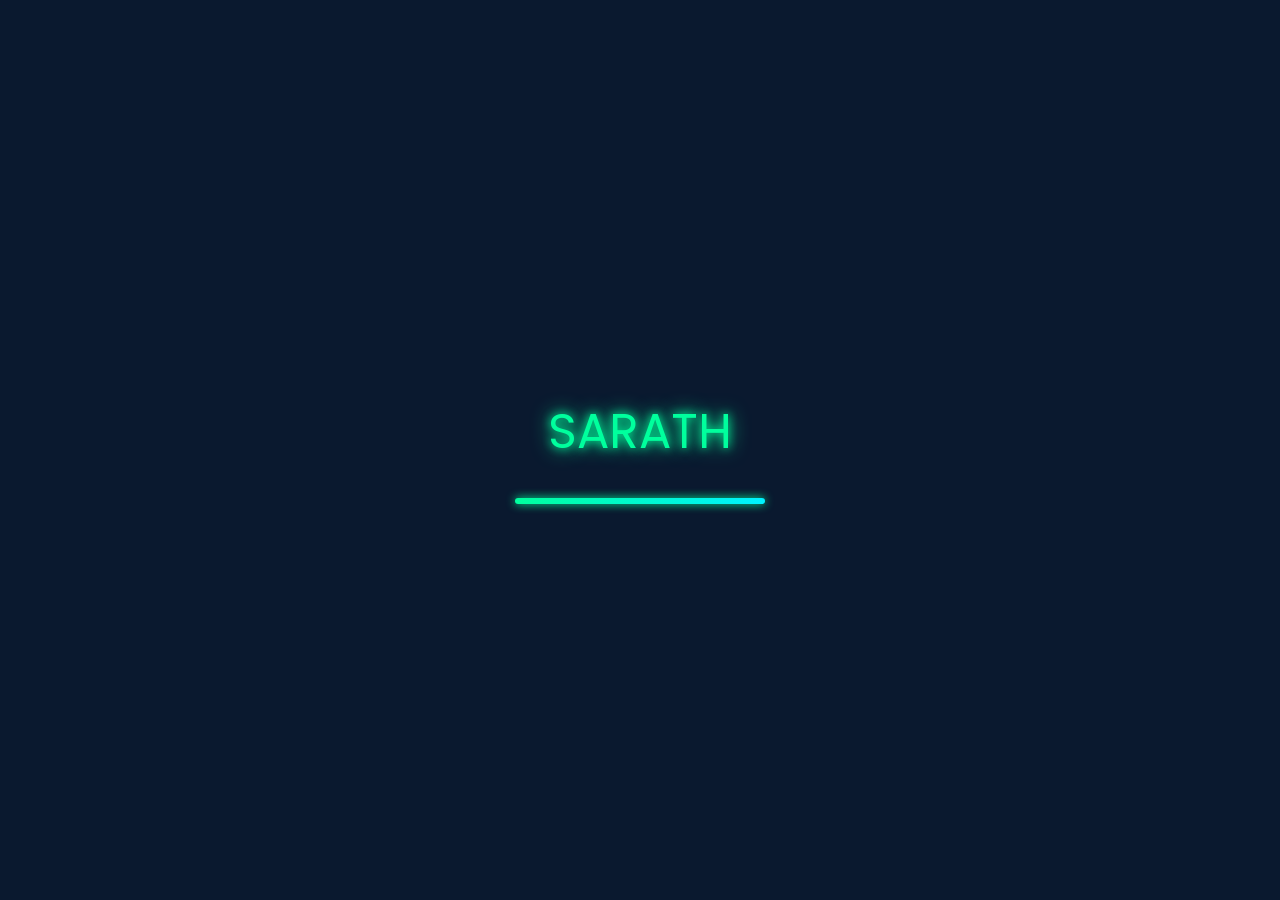
<file: index.html>
<!DOCTYPE html>
<html lang="en">
  <head>
    <meta charset="UTF-8" />
    <meta name="viewport" content="width=device-width, initial-scale=1.0" />
    <title>Loading Portal - Sarath</title>
    <style>
      @import url("https://fonts.googleapis.com/css2?family=Poppins:wght@400;600&display=swap");

      * {
        margin: 0;
        padding: 0;
        box-sizing: border-box;
        font-family: "Poppins", sans-serif;
      }

      html,
      body {
        width: 100%;
        height: 100%;
        overflow: hidden;
        background: #0a192f;
        color: #00ff9d;
      }

      #preloader {
        z-index: 10;
        position: absolute;
        top: 0;
        left: 0;
        width: 100%;
        height: 100%;
        background: rgba(10, 25, 47, 1);
        display: flex;
        flex-direction: column;
        justify-content: center;
        align-items: center;
        transition: opacity 1s ease;
      }

      .glitch-text {
        font-size: 3rem;
        color: #00ff9d;
        text-shadow: 0 0 10px #00ff9d, 0 0 20px #00ff9d;
        animation: glow-flicker 2s infinite ease-in-out;
      }

      @keyframes glow-flicker {
        0%,
        100% {
          text-shadow: 0 0 10px #00ff9d, 0 0 20px #00ff9d;
        }
        50% {
          text-shadow: 0 0 5px #00ff9d, 0 0 10px #00ff9d;
        }
      }

      .progress-bar {
        margin-top: 30px;
        width: 250px;
        height: 6px;
        background: #003a55;
        border-radius: 3px;
        overflow: hidden;
        box-shadow: 0 0 10px #00ff9d;
      }

      .progress-bar-inner {
        height: 100%;
        width: 0%;
        background: linear-gradient(to right, #00ff9d, #00f2ff);
        animation: load 3s forwards ease-in-out;
      }

      @keyframes load {
        0% {
          width: 0%;
        }
        100% {
          width: 100%;
        }
      }
    </style>
  </head>
  <body>
    <div id="preloader">
      <div class="glitch-text" id="glitchText">S</div>
      <div class="progress-bar">
        <div class="progress-bar-inner"></div>
      </div>
    </div>

    <script>
      // Typing animation
      const fullText = "SARATH MOLATHOTI";
      const glitchText = document.getElementById("glitchText");
      let current = 1;

      function type() {
        if (current <= fullText.length) {
          glitchText.textContent = fullText.slice(0, current);
          current++;
          setTimeout(type, 120);
        }
      }

      setTimeout(type, 400);

      // Fade out loader and redirect
      setTimeout(() => {
        document.getElementById("preloader").style.opacity = 0;
        setTimeout(() => {
          document.getElementById("preloader").style.display = "none";
          window.location.href = "home.html";
        }, 1000);
      }, 3000); // Adjust duration as needed
    </script>
  </body>
</html>
</file>
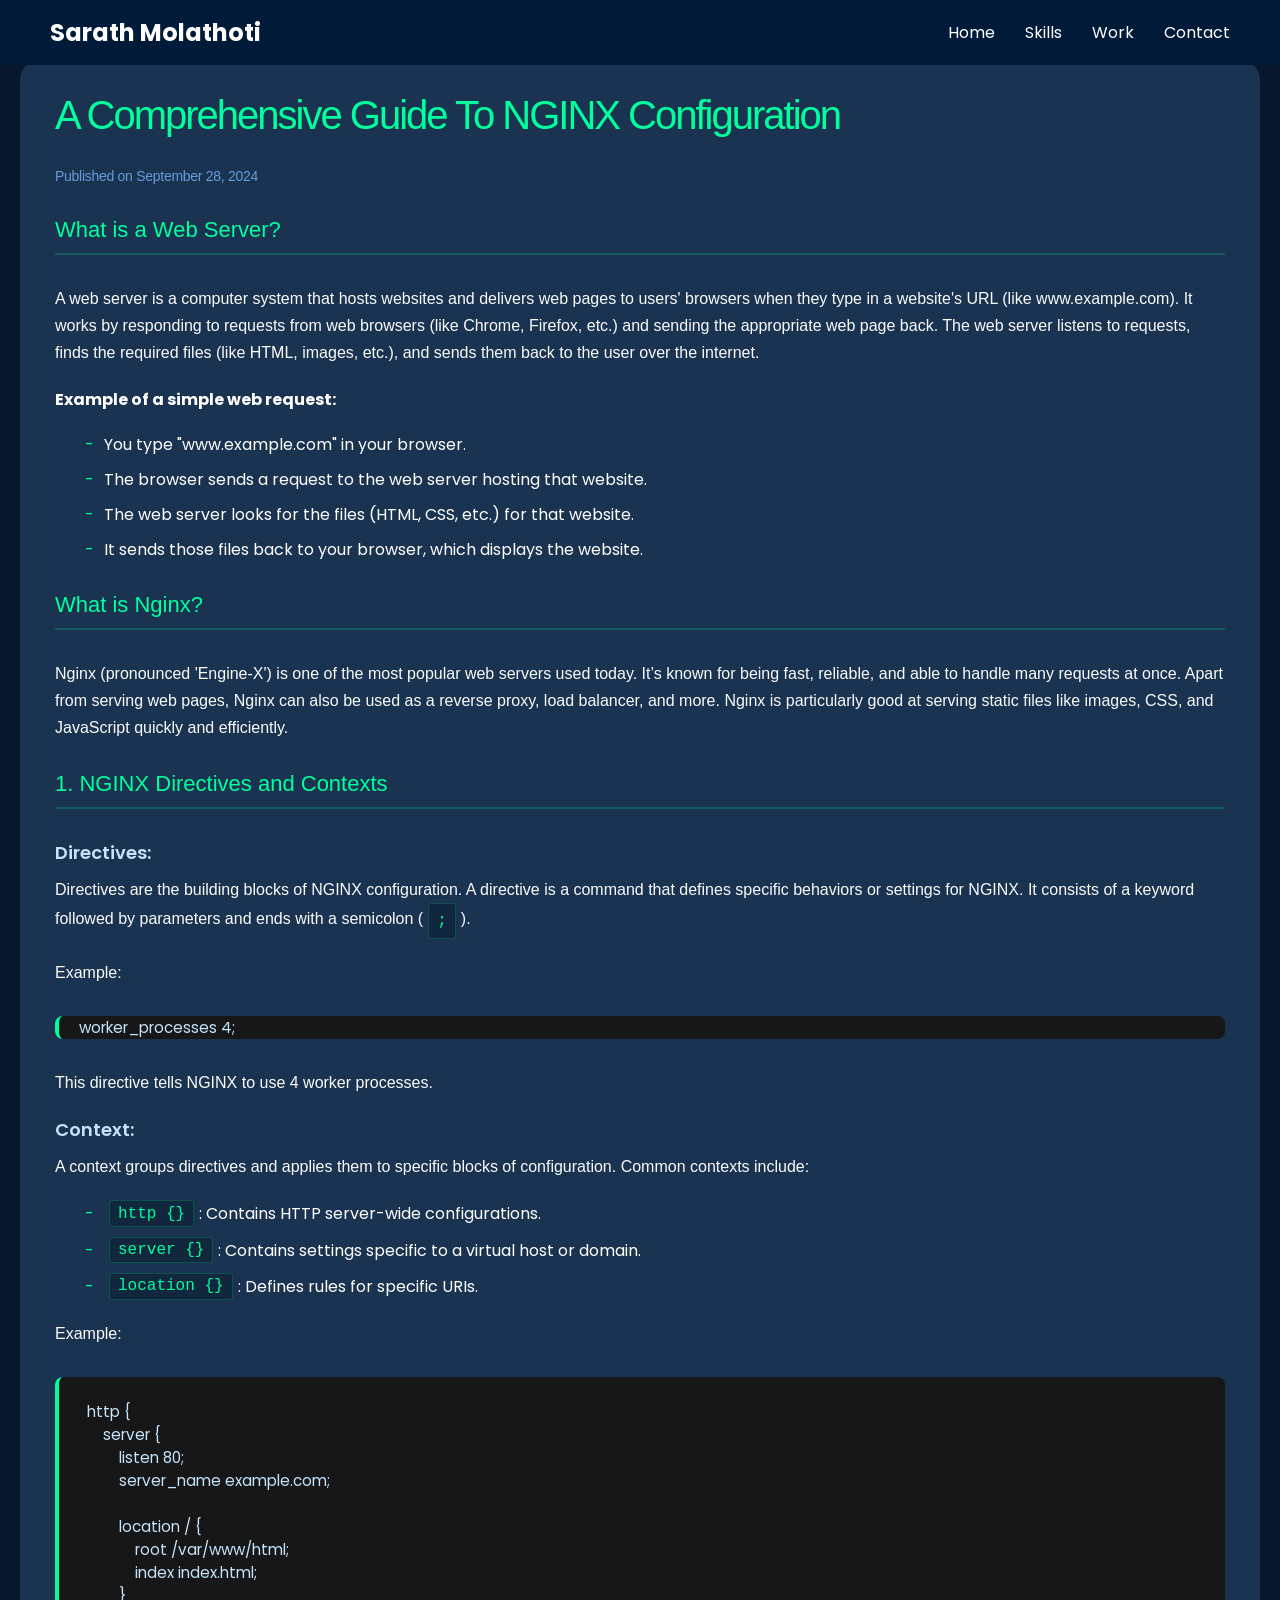
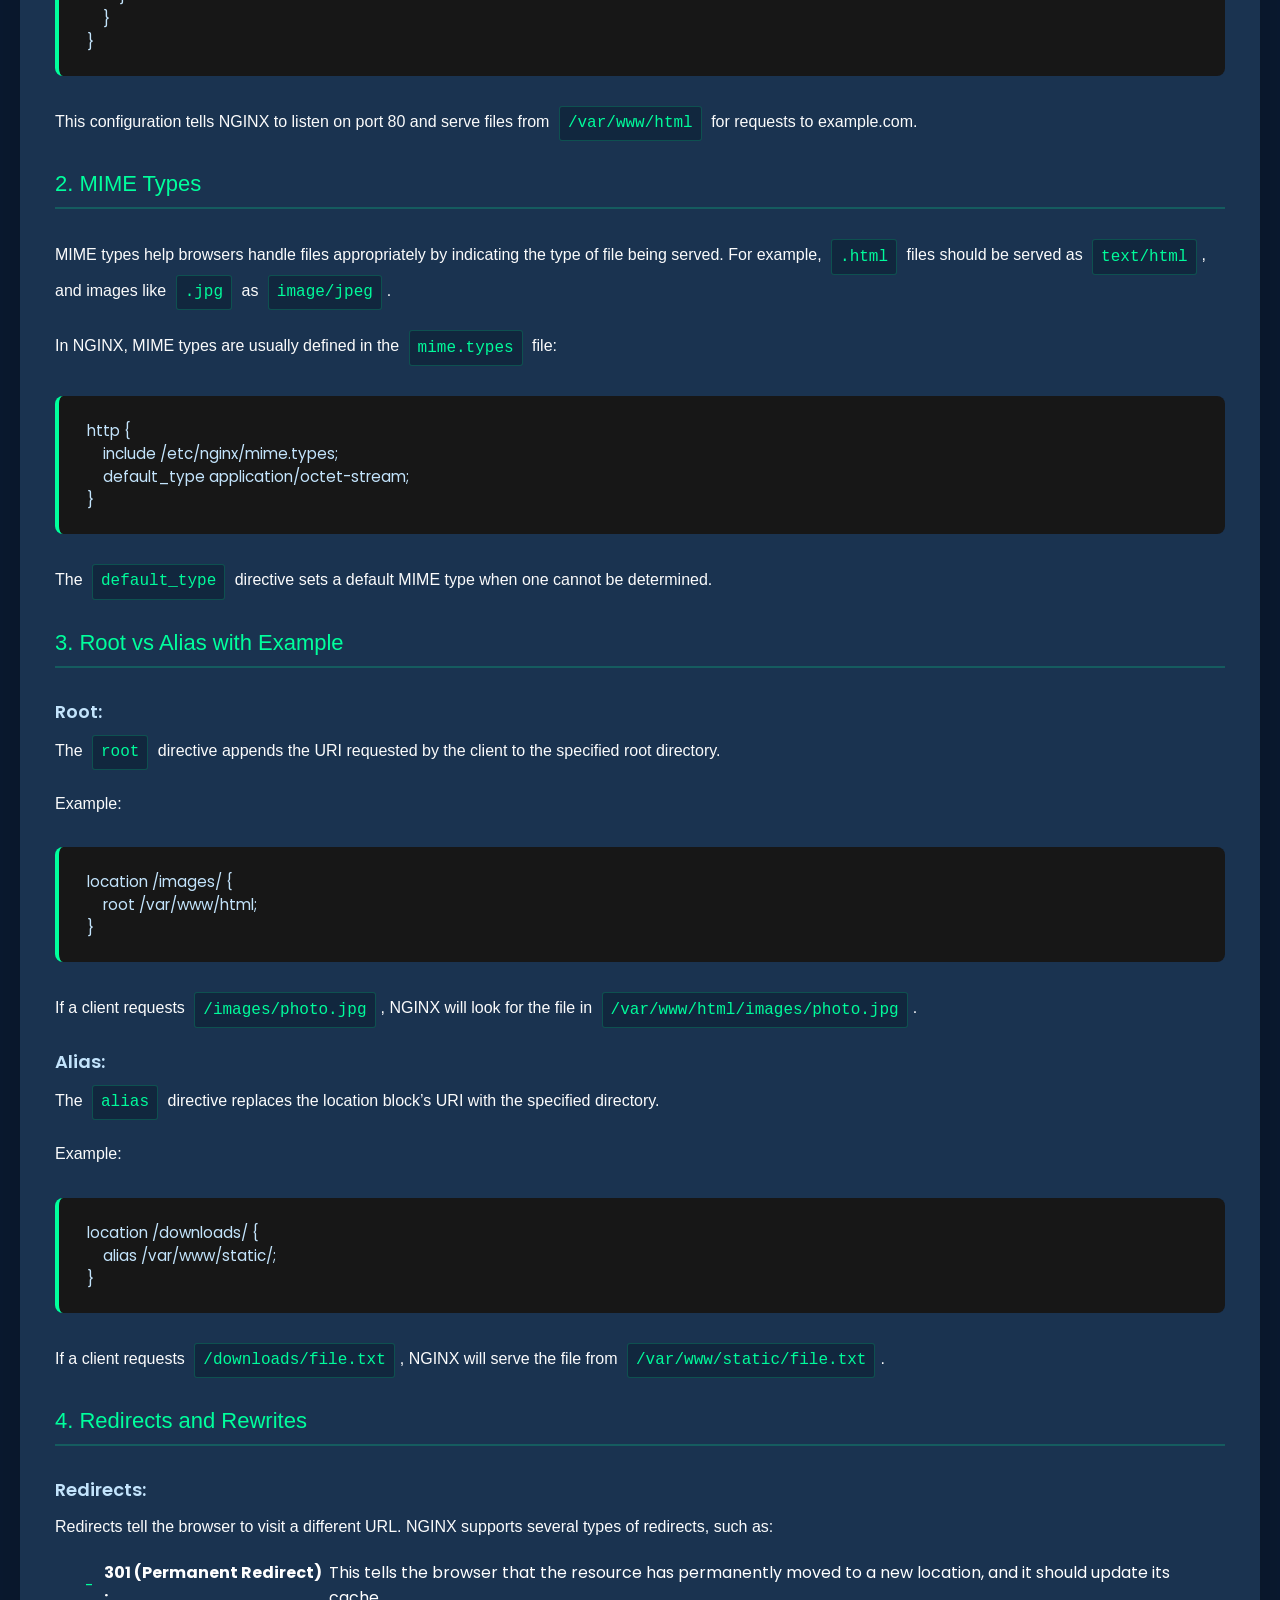
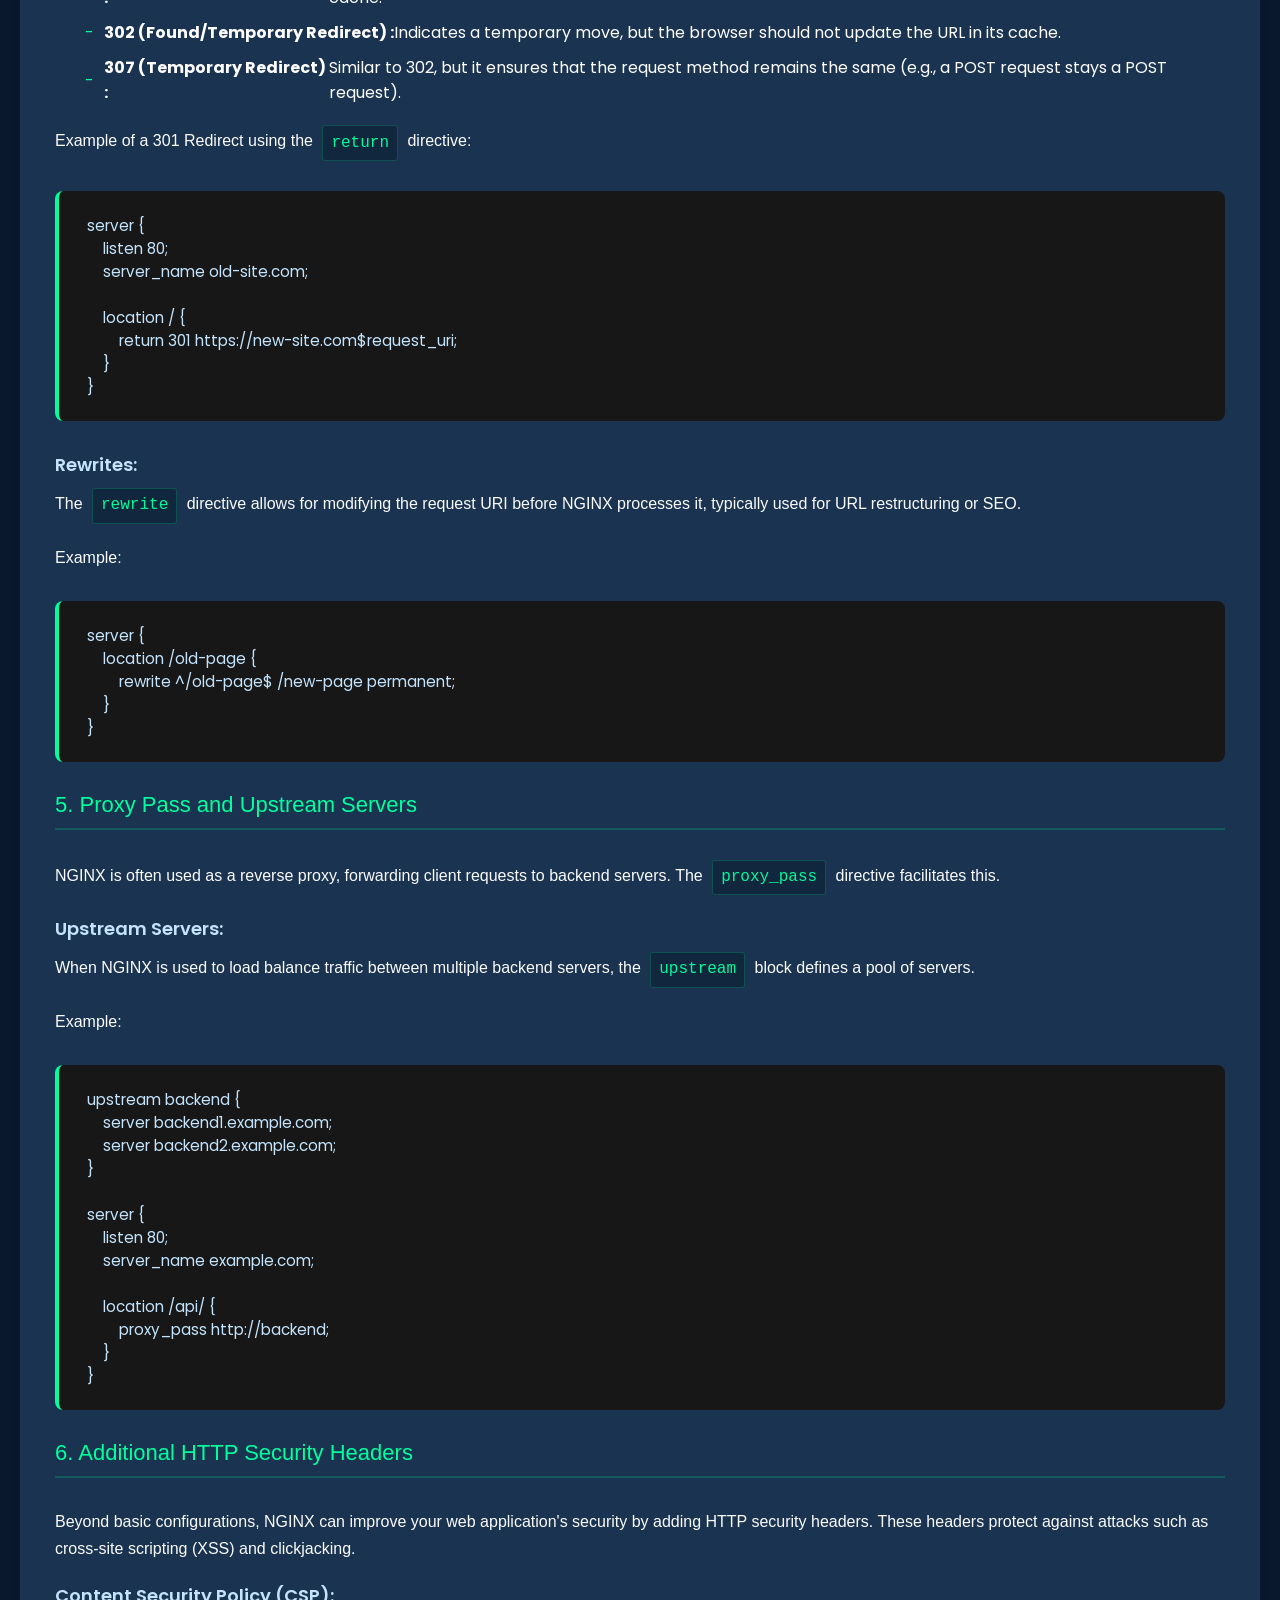
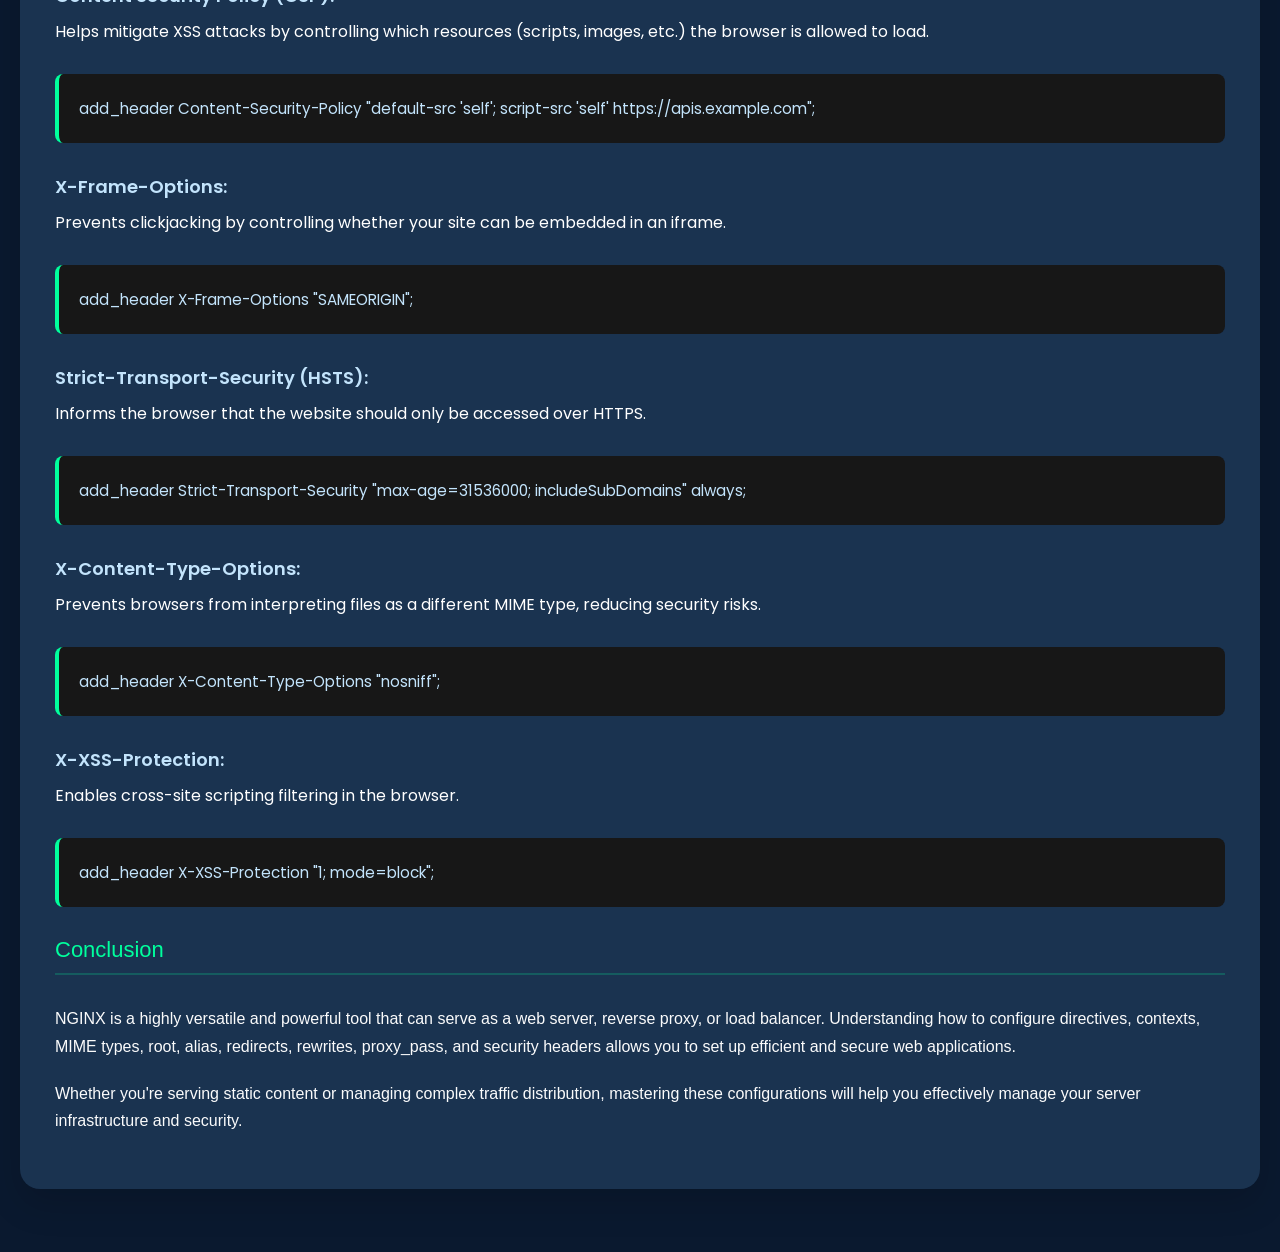
<file: nginx.html>
<!DOCTYPE html>
<html lang="en">
  <head>
    <meta charset="UTF-8" />
    <meta name="viewport" content="width=device-width, initial-scale=1.0" />
    <title>NGINX Configuration Guide</title>
    <link
      href="https://fonts.googleapis.com/css2?family=Poppins:wght@300;400;500;600;700&display=swap"
      rel="stylesheet"
    />
    <link rel="stylesheet" type="text/css" href="index.css" />
    <style>
      :root {
        --primary-color: #051e30;
        --secondary-color: #1a3350;
        --accent-color: #00ff9d;
        --text-color: #c3e4fc;
        --transition: all 0.3s ease;
      }

      .blog-container {
        max-width: 1300px;
        margin: 0 auto;
        padding: 40px 20px;
        display: flex;
        flex-direction: column;
        min-height: calc(100vh - 100px);
      }

      .blog-card {
        background: var(--secondary-color);
        border-radius: 20px;
        box-shadow: 0 15px 35px rgba(0, 0, 0, 0.15);
        padding: 35px;
        margin: 20px 0;
        backdrop-filter: blur(10px);
      }

      .post-date {
        display: block;
        font-family: "Space Grotesk", sans-serif;
        font-size: 14px;
        color: #74b8ff; /* Changed the color to a nice light blue */
        letter-spacing: -0.02em;
        text-align: left;
        margin: 10px 0 20px 0;
        padding: 3px 0;
        opacity: 0.8;
        font-weight: 400;
        max-width: max-content;
      }
      /* Remove any unwanted lines or sections */
      .card-header {
        margin-bottom: 10px;
        padding-bottom: 0;
        border-bottom: none;
      }

      h1 {
        font: 40px/1 "Space Grotesk", sans-serif;
        margin-bottom: 30px;
        color: var(--accent-color);
        text-transform: capitalize;
        letter-spacing: -0.05em;
        animation: fadeDown 0.6s ease;
      }

      h2 {
        font: 22px "Space Grotesk", sans-serif;
        margin: 30px 0;
        color: var(--accent-color);
        border-bottom: 2px solid rgba(0, 255, 157, 0.2);
        padding-bottom: 10px;
        animation: slideIn 0.4s ease;
      }

      h3 {
        font-size: 18px;
        margin: 5px 0 10px 0;
        color: var(--text-color);
        font-weight: 600;
      }

      p {
        font-family: "Inter", sans-serif;
        line-height: 1.7;
        margin-bottom: 20px;
        opacity: 0.98;
      }

      .ordered-list,
      .unordered-list {
        counter-reset: list;
        padding-left: 30px;
        margin: 20px 0;
        animation: fadeUp 0.4s ease;
      }

      .list {
        margin-bottom: 10px;
        display: flex;
        align-items: center;
        counter-increment: list;
      }

      .list::before {
        content: "- ";
        color: var(--accent-color);
        margin-right: 10px;
      }

      pre {
        animation: slideLeft 0.6s ease;
        background: hsl(0, 0%, 9%);
        border-left: 4px solid var(--accent-color);
        color: var(--text-color);
        padding: 0px 20px;
        overflow-x: auto;
        font-size: 0.95em;
        border-radius: 8px;
        margin: 30px 0;
        backdrop-filter: blur(5px);
      }

      .subCode {
        animation: slideUp 0.4s ease;
        font-family: "SFMono-Regular", monospace;
        background: rgba(15, 35, 55, 0.7);
        color: var(--accent-color);
        padding: 0.2rem 0.5rem;
        border-radius: 3px;
        display: inline-block;
        margin: 0 5px;
        border: 1px solid rgba(0, 255, 157, 0.2);
      }

      @keyframes fadeDown {
        from {
          opacity: 0;
          transform: translateY(-20px);
        }
        to {
          opacity: 1;
          transform: translateY(0);
        }
      }

      @keyframes slideIn {
        from {
          opacity: 0;
          transform: translateX(-20px);
        }
        to {
          opacity: 1;
          transform: translateX(0);
        }
      }

      @keyframes fadeUp {
        from {
          opacity: 0;
          transform: translateY(20px);
        }
        to {
          opacity: 1;
          transform: translateY(0);
        }
      }

      @keyframes slideLeft {
        from {
          opacity: 0;
          transform: translateX(20px);
        }
        to {
          opacity: 1;
          transform: translateX(0);
        }
      }

      /* Custom Scrollbar */
      ::-webkit-scrollbar {
        width: 8px;
        background: hsl(236, 93%, 9%);
      }

      ::-webkit-scrollbar-thumb {
        background: hsl(236, 93%, 15%);
        border-radius: 4px;
      }
    </style>
  </head>
  <body>
    <nav class="navbar">
      <div class="logo">Sarath Molathoti</div>
      <ul class="nav-links">
        <li><a href="#home">Home</a></li>
        <li><a href="#skills">Skills</a></li>
        <li><a href="#work">Work</a></li>
        <li><a href="#contact">Contact</a></li>
      </ul>
    </nav>
    <main class="blog-container">
      <article class="blog-card">
        <div class="card-header">
          <h1 class="blog-card-title">
            A Comprehensive Guide to NGINX Configuration
          </h1>
          <span class="post-date underline"
            >Published on September 28, 2024</span
          >
        </div>

        <h2>What is a Web Server?</h2>
        <p>
          A web server is a computer system that hosts websites and delivers web
          pages to users' browsers when they type in a website's URL (like
          www.example.com). It works by responding to requests from web browsers
          (like Chrome, Firefox, etc.) and sending the appropriate web page
          back. The web server listens to requests, finds the required files
          (like HTML, images, etc.), and sends them back to the user over the
          internet.
        </p>
        <b>Example of a simple web request:</b>
        <ol class="ordered-list">
          <li class="list">You type "www.example.com" in your browser.</li>
          <li class="list">
            The browser sends a request to the web server hosting that website.
          </li>
          <li class="list">
            The web server looks for the files (HTML, CSS, etc.) for that
            website.
          </li>
          <li class="list">
            It sends those files back to your browser, which displays the
            website.
          </li>
        </ol>
        <h2>What is Nginx?</h2>
        <p>
          Nginx (pronounced 'Engine-X') is one of the most popular web servers
          used today. It’s known for being fast, reliable, and able to handle
          many requests at once. Apart from serving web pages, Nginx can also be
          used as a reverse proxy, load balancer, and more. Nginx is
          particularly good at serving static files like images, CSS, and
          JavaScript quickly and efficiently.
        </p>

        <h2>1. NGINX Directives and Contexts</h2>
        <h3>Directives:</h3>
        <p>
          Directives are the building blocks of NGINX configuration. A directive
          is a command that defines specific behaviors or settings for NGINX. It
          consists of a keyword followed by parameters and ends with a semicolon
          (<code class="subCode">;</code>).
        </p>

        <p>Example:</p>
        <pre><code >worker_processes 4;</code></pre>
        <p>This directive tells NGINX to use 4 worker processes.</p>

        <h3>Context:</h3>
        <p>
          A context groups directives and applies them to specific blocks of
          configuration. Common contexts include:
        </p>
        <ul class="unordered-list">
          <li class="list">
            <code class="subCode">http {}</code>: Contains HTTP server-wide
            configurations.
          </li>
          <li class="list">
            <code class="subCode">server {}</code>: Contains settings specific
            to a virtual host or domain.
          </li>
          <li class="list">
            <code class="subCode">location {}</code>: Defines rules for specific
            URIs.
          </li>
        </ul>

        <p>Example:</p>
        <pre><code>
  http {
      server {
          listen 80;
          server_name example.com;
          
          location / {
              root /var/www/html;
              index index.html;
          }
      }
  }
      </code></pre>
        <p>
          This configuration tells NGINX to listen on port 80 and serve files
          from
          <code class="subCode">/var/www/html</code> for requests to
          example.com.
        </p>

        <h2>2. MIME Types</h2>
        <p>
          MIME types help browsers handle files appropriately by indicating the
          type of file being served. For example,
          <code class="subCode">.html</code> files should be served as
          <code class="subCode">text/html</code>, and images like
          <code class="subCode">.jpg</code> as
          <code class="subCode">image/jpeg</code>.
        </p>
        <p>
          In NGINX, MIME types are usually defined in the
          <code class="subCode">mime.types</code> file:
        </p>
        <pre><code>
  http {
      include /etc/nginx/mime.types;
      default_type application/octet-stream;
  }
      </code></pre>
        <p>
          The <code class="subCode">default_type</code> directive sets a default
          MIME type when one cannot be determined.
        </p>

        <h2>3. Root vs Alias with Example</h2>
        <h3>Root:</h3>
        <p>
          The <code class="subCode">root</code> directive appends the URI
          requested by the client to the specified root directory.
        </p>

        <p>Example:</p>
        <pre><code>
  location /images/ {
      root /var/www/html;
  }
      </code></pre>
        <p>
          If a client requests <code class="subCode">/images/photo.jpg</code>,
          NGINX will look for the file in
          <code class="subCode">/var/www/html/images/photo.jpg</code>.
        </p>

        <h3>Alias:</h3>
        <p>
          The <code class="subCode">alias</code> directive replaces the location
          block’s URI with the specified directory.
        </p>

        <p>Example:</p>
        <pre><code>
  location /downloads/ {
      alias /var/www/static/;
  }
      </code></pre>
        <p>
          If a client requests <code class="subCode">/downloads/file.txt</code>,
          NGINX will serve the file from
          <code class="subCode">/var/www/static/file.txt</code>.
        </p>

        <h2>4. Redirects and Rewrites</h2>
        <h3>Redirects:</h3>
        <p>
          Redirects tell the browser to visit a different URL. NGINX supports
          several types of redirects, such as:
        </p>
        <ul class="unordered-list">
          <li class="list">
            <b>301 (Permanent Redirect) :</b>This tells the browser that the
            resource has permanently moved to a new location, and it should
            update its cache.
          </li>
          <li class="list">
            <b>302 (Found/Temporary Redirect) : </b>Indicates a temporary move,
            but the browser should not update the URL in its cache.
          </li>
          <li class="list">
            <b>307 (Temporary Redirect) : </b>Similar to 302, but it ensures
            that the request method remains the same (e.g., a POST request stays
            a POST request).
          </li>
        </ul>

        <p>
          Example of a 301 Redirect using the
          <code class="subCode">return</code> directive:
        </p>
        <pre><code>
  server {
      listen 80;
      server_name old-site.com;
      
      location / {
          return 301 https://new-site.com$request_uri;
      }
  }
      </code></pre>

        <h3>Rewrites:</h3>
        <p>
          The <code class="subCode">rewrite</code> directive allows for
          modifying the request URI before NGINX processes it, typically used
          for URL restructuring or SEO.
        </p>
        <p>Example:</p>
        <pre><code>
  server {
      location /old-page {
          rewrite ^/old-page$ /new-page permanent;
      }
  }
      </code></pre>

        <h2>5. Proxy Pass and Upstream Servers</h2>
        <p>
          NGINX is often used as a reverse proxy, forwarding client requests to
          backend servers. The <code class="subCode">proxy_pass</code> directive
          facilitates this.
        </p>

        <h3>Upstream Servers:</h3>
        <p>
          When NGINX is used to load balance traffic between multiple backend
          servers, the <code class="subCode">upstream</code> block defines a
          pool of servers.
        </p>
        <p>Example:</p>
        <pre><code>
  upstream backend {
      server backend1.example.com;
      server backend2.example.com;
  }
  
  server {
      listen 80;
      server_name example.com;
  
      location /api/ {
          proxy_pass http://backend;
      }
  }
      </code></pre>
        <h2>6. Additional HTTP Security Headers</h2>
        <p>
          Beyond basic configurations, NGINX can improve your web application's
          security by adding HTTP security headers. These headers protect
          against attacks such as cross-site scripting (XSS) and clickjacking.
        </p>

        <h3>Content Security Policy (CSP):</h3>
        Helps mitigate XSS attacks by controlling which resources (scripts,
        images, etc.) the browser is allowed to load.
        <pre><code>
add_header Content-Security-Policy "default-src 'self'; script-src 'self' https://apis.example.com";
    </code></pre>

        <h3>X-Frame-Options:</h3>
        Prevents clickjacking by controlling whether your site can be embedded
        in an iframe.
        <pre><code>
add_header X-Frame-Options "SAMEORIGIN";
    </code></pre>

        <h3>Strict-Transport-Security (HSTS):</h3>
        Informs the browser that the website should only be accessed over HTTPS.
        <pre><code>
add_header Strict-Transport-Security "max-age=31536000; includeSubDomains" always;
    </code></pre>

        <h3>X-Content-Type-Options:</h3>
        Prevents browsers from interpreting files as a different MIME type,
        reducing security risks.
        <pre><code>
add_header X-Content-Type-Options "nosniff";
    </code></pre>

        <h3>X-XSS-Protection:</h3>
        Enables cross-site scripting filtering in the browser.
        <pre><code>
add_header X-XSS-Protection "1; mode=block";
    </code></pre>

        <h2>Conclusion</h2>
        <p>
          NGINX is a highly versatile and powerful tool that can serve as a web
          server, reverse proxy, or load balancer. Understanding how to
          configure directives, contexts, MIME types, root, alias, redirects,
          rewrites, proxy_pass, and security headers allows you to set up
          efficient and secure web applications.
        </p>
        <p>
          Whether you're serving static content or managing complex traffic
          distribution, mastering these configurations will help you effectively
          manage your server infrastructure and security.
        </p>
      </article>
    </main>
  </body>
</html>
</file>
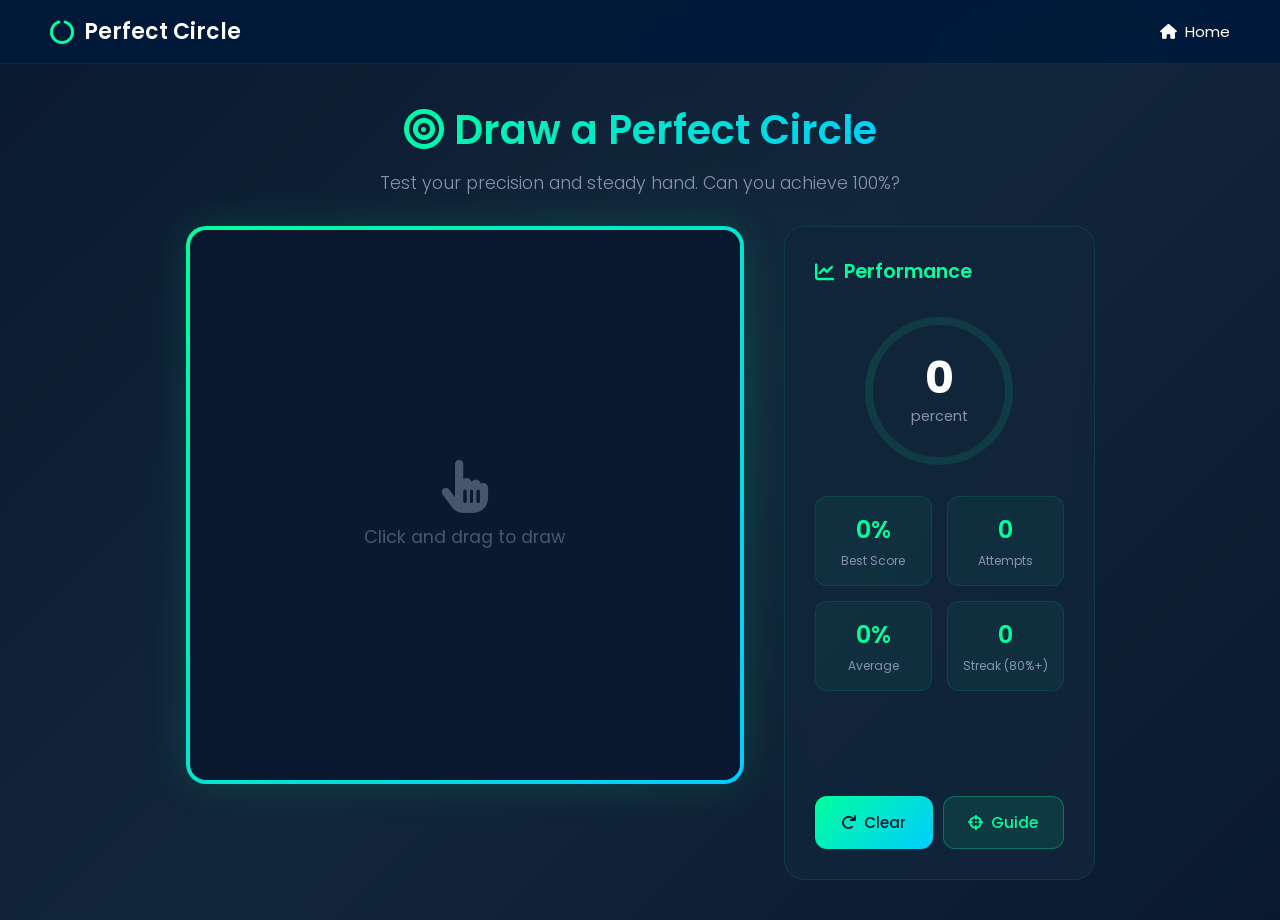
<file: tools/draw-perfect-circle.html>
<!DOCTYPE html>
<html lang="en">
  <head>
    <meta charset="UTF-8" />
    <meta name="viewport" content="width=device-width, initial-scale=1.0" />
    <title>Draw a Perfect Circle | Challenge</title>
    <link
      href="https://fonts.googleapis.com/css2?family=Poppins:wght@300;400;500;600;700&display=swap"
      rel="stylesheet"
    />
    <link
      rel="stylesheet"
      href="https://cdnjs.cloudflare.com/ajax/libs/font-awesome/6.0.0/css/all.min.css"
    />
    <style>
      * {
        margin: 0;
        padding: 0;
        box-sizing: border-box;
        font-family: "Poppins", sans-serif;
      }

      body {
        background: #0a192f;
        color: #ffffff;
        overflow-x: hidden;
        min-height: 100vh;
      }

      /* Navbar */
      .navbar {
        position: fixed;
        width: 100%;
        padding: 15px 50px;
        display: flex;
        justify-content: space-between;
        align-items: center;
        background: rgba(0, 26, 58, 0.95);
        z-index: 1000;
        backdrop-filter: blur(10px);
        border-bottom: 1px solid rgba(0, 255, 157, 0.1);
      }

      .logo {
        font-size: 22px;
        font-weight: 600;
        color: #fff;
        display: flex;
        align-items: center;
        gap: 10px;
      }

      .logo i {
        color: #00ff9d;
        font-size: 24px;
      }

      .nav-links {
        display: flex;
        gap: 30px;
        list-style: none;
      }

      .nav-links a {
        color: #fff;
        text-decoration: none;
        font-size: 15px;
        position: relative;
        transition: color 0.3s ease;
        display: flex;
        align-items: center;
        gap: 8px;
      }

      .nav-links a:hover {
        color: #00ff9d;
      }

      .nav-links a::after {
        content: "";
        position: absolute;
        bottom: -5px;
        left: 0;
        width: 0;
        height: 2px;
        background: #00ff9d;
        transition: width 0.3s ease;
      }

      .nav-links a:hover::after {
        width: 100%;
      }

      /* Main Container */
      .main-container {
        display: flex;
        flex-direction: column;
        align-items: center;
        min-height: 100vh;
        padding: 100px 20px 40px;
        background: linear-gradient(135deg, #0a192f 0%, #12263b 50%, #0a192f 100%);
        position: relative;
      }

      .main-container::before {
        content: "";
        position: absolute;
        top: 0;
        left: 0;
        right: 0;
        bottom: 0;
        background: radial-gradient(circle at 50% 50%, rgba(0, 255, 157, 0.03) 0%, transparent 50%);
        pointer-events: none;
      }

      /* Header Section */
      .header-section {
        text-align: center;
        margin-bottom: 30px;
        position: relative;
        z-index: 1;
      }

      .header-section h1 {
        color: #fff;
        font-size: 2.5em;
        font-weight: 600;
        margin-bottom: 10px;
        background: linear-gradient(135deg, #00ff9d, #00ccff);
        -webkit-background-clip: text;
        -webkit-text-fill-color: transparent;
        background-clip: text;
      }

      .header-section p {
        color: #8892b0;
        font-size: 1.1em;
        font-weight: 300;
      }

      /* Game Container */
      .game-container {
        display: flex;
        gap: 40px;
        align-items: flex-start;
        justify-content: center;
        flex-wrap: wrap;
        position: relative;
        z-index: 1;
      }

      /* Canvas Container */
      .canvas-container {
        position: relative;
        display: flex;
        flex-direction: column;
        align-items: center;
      }

      .canvas-wrapper {
        position: relative;
        border-radius: 20px;
        padding: 4px;
        background: linear-gradient(135deg, #00ff9d, #00ccff, #00ff9d);
        background-size: 200% 200%;
        animation: gradientBorder 3s ease infinite;
        box-shadow: 0 0 40px rgba(0, 255, 157, 0.15);
      }

      @keyframes gradientBorder {
        0%, 100% { background-position: 0% 50%; }
        50% { background-position: 100% 50%; }
      }

      #drawCanvas {
        display: block;
        border-radius: 16px;
        cursor: crosshair;
        background: #0a192f;
        transition: box-shadow 0.3s ease;
      }

      #drawCanvas:hover {
        box-shadow: inset 0 0 30px rgba(0, 255, 157, 0.05);
      }

      .canvas-hint {
        position: absolute;
        top: 50%;
        left: 50%;
        transform: translate(-50%, -50%);
        color: rgba(136, 146, 176, 0.5);
        font-size: 1.1em;
        pointer-events: none;
        transition: opacity 0.3s ease;
        text-align: center;
      }

      .canvas-hint i {
        font-size: 3em;
        margin-bottom: 10px;
        display: block;
      }

      .canvas-hint.hidden {
        opacity: 0;
      }

      /* Stats Panel */
      .stats-panel {
        background: rgba(18, 38, 59, 0.8);
        border-radius: 20px;
        padding: 30px;
        min-width: 300px;
        border: 1px solid rgba(0, 255, 157, 0.1);
        backdrop-filter: blur(10px);
      }

      .stats-title {
        font-size: 1.2em;
        font-weight: 600;
        color: #00ff9d;
        margin-bottom: 25px;
        display: flex;
        align-items: center;
        gap: 10px;
      }

      /* Circular Progress */
      .score-circle-container {
        display: flex;
        justify-content: center;
        margin-bottom: 25px;
      }

      .score-circle {
        position: relative;
        width: 160px;
        height: 160px;
      }

      .score-circle svg {
        transform: rotate(-90deg);
        width: 160px;
        height: 160px;
      }

      .score-circle .bg-circle {
        fill: none;
        stroke: rgba(0, 255, 157, 0.1);
        stroke-width: 8;
      }

      .score-circle .progress-circle {
        fill: none;
        stroke: url(#scoreGradient);
        stroke-width: 8;
        stroke-linecap: round;
        stroke-dasharray: 440;
        stroke-dashoffset: 440;
        transition: stroke-dashoffset 1s ease;
      }

      .score-value {
        position: absolute;
        top: 50%;
        left: 50%;
        transform: translate(-50%, -50%);
        text-align: center;
      }

      .score-value .number {
        font-size: 2.8em;
        font-weight: 700;
        color: #fff;
        line-height: 1;
      }

      .score-value .label {
        font-size: 0.9em;
        color: #8892b0;
        margin-top: 5px;
      }

      /* Stats Grid */
      .stats-grid {
        display: grid;
        grid-template-columns: repeat(2, 1fr);
        gap: 15px;
        margin-bottom: 25px;
      }

      .stat-item {
        background: rgba(0, 255, 157, 0.05);
        padding: 15px;
        border-radius: 12px;
        text-align: center;
        border: 1px solid rgba(0, 255, 157, 0.1);
        transition: all 0.3s ease;
      }

      .stat-item:hover {
        border-color: rgba(0, 255, 157, 0.3);
        transform: translateY(-2px);
      }

      .stat-item .value {
        font-size: 1.5em;
        font-weight: 600;
        color: #00ff9d;
      }

      .stat-item .label {
        font-size: 0.75em;
        color: #8892b0;
        margin-top: 5px;
      }

      /* Message Display */
      .message-display {
        min-height: 60px;
        display: flex;
        align-items: center;
        justify-content: center;
        padding: 15px;
        border-radius: 12px;
        margin-bottom: 20px;
        text-align: center;
        font-weight: 500;
        transition: all 0.3s ease;
      }

      .message-display.perfect {
        background: linear-gradient(135deg, rgba(0, 255, 157, 0.2), rgba(0, 204, 255, 0.2));
        border: 1px solid rgba(0, 255, 157, 0.3);
        color: #00ff9d;
      }

      .message-display.great {
        background: rgba(118, 255, 138, 0.1);
        border: 1px solid rgba(118, 255, 138, 0.3);
        color: #76ff8a;
      }

      .message-display.good {
        background: rgba(255, 193, 7, 0.1);
        border: 1px solid rgba(255, 193, 7, 0.3);
        color: #ffc107;
      }

      .message-display.poor {
        background: rgba(255, 71, 87, 0.1);
        border: 1px solid rgba(255, 71, 87, 0.3);
        color: #ff4757;
      }

      .message-display.info {
        background: rgba(0, 204, 255, 0.1);
        border: 1px solid rgba(0, 204, 255, 0.3);
        color: #00ccff;
      }

      .message-display.hidden {
        opacity: 0;
        transform: scale(0.95);
      }

      .message-display i {
        margin-right: 10px;
        font-size: 1.2em;
      }

      /* Buttons */
      .button-group {
        display: flex;
        gap: 10px;
      }

      .btn {
        flex: 1;
        padding: 14px 24px;
        border: none;
        border-radius: 12px;
        font-size: 0.95em;
        font-weight: 500;
        cursor: pointer;
        transition: all 0.3s ease;
        display: flex;
        align-items: center;
        justify-content: center;
        gap: 8px;
      }

      .btn-primary {
        background: linear-gradient(135deg, #00ff9d, #00ccff);
        color: #001a3a;
      }

      .btn-primary:hover {
        transform: translateY(-2px);
        box-shadow: 0 5px 20px rgba(0, 255, 157, 0.3);
      }

      .btn-secondary {
        background: rgba(0, 255, 157, 0.1);
        color: #00ff9d;
        border: 1px solid rgba(0, 255, 157, 0.3);
      }

      .btn-secondary:hover {
        background: rgba(0, 255, 157, 0.2);
        transform: translateY(-2px);
      }

      /* Celebration Animation */
      .celebration {
        position: fixed;
        top: 0;
        left: 0;
        right: 0;
        bottom: 0;
        pointer-events: none;
        z-index: 1000;
      }

      .confetti {
        position: absolute;
        width: 10px;
        height: 10px;
        animation: confetti-fall 3s ease-out forwards;
      }

      @keyframes confetti-fall {
        0% {
          opacity: 1;
          transform: translateY(-100px) rotate(0deg);
        }
        100% {
          opacity: 0;
          transform: translateY(100vh) rotate(720deg);
        }
      }

      /* Achievement Badge */
      .achievement-badge {
        position: fixed;
        top: 50%;
        left: 50%;
        transform: translate(-50%, -50%) scale(0);
        background: linear-gradient(135deg, #00ff9d, #00ccff);
        color: #001a3a;
        padding: 30px 50px;
        border-radius: 20px;
        text-align: center;
        z-index: 1001;
        box-shadow: 0 20px 60px rgba(0, 255, 157, 0.4);
        transition: transform 0.5s cubic-bezier(0.175, 0.885, 0.32, 1.275);
      }

      .achievement-badge.show {
        transform: translate(-50%, -50%) scale(1);
      }

      .achievement-badge i {
        font-size: 3em;
        margin-bottom: 10px;
      }

      .achievement-badge h3 {
        font-size: 1.5em;
        margin-bottom: 5px;
      }

      .achievement-badge p {
        font-size: 1em;
        opacity: 0.8;
      }

      /* Overlay */
      .overlay {
        position: fixed;
        top: 0;
        left: 0;
        right: 0;
        bottom: 0;
        background: rgba(0, 0, 0, 0.7);
        opacity: 0;
        pointer-events: none;
        z-index: 1000;
        transition: opacity 0.3s ease;
      }

      .overlay.show {
        opacity: 1;
        pointer-events: auto;
      }

      /* Responsive */
      @media (max-width: 1100px) {
        .game-container {
          flex-direction: column;
          align-items: center;
        }

        .stats-panel {
          width: 100%;
          max-width: 550px;
        }
      }

      @media (max-width: 600px) {
        .navbar {
          padding: 15px 20px;
        }

        .logo {
          font-size: 18px;
        }

        .nav-links {
          gap: 20px;
        }

        .nav-links a {
          font-size: 14px;
        }

        .main-container {
          padding: 80px 15px 30px;
        }

        .header-section h1 {
          font-size: 1.8em;
        }

        .header-section p {
          font-size: 0.95em;
        }

        #drawCanvas {
          width: 340px;
          height: 340px;
        }

        .stats-panel {
          padding: 20px;
          min-width: unset;
        }

        .score-circle {
          width: 130px;
          height: 130px;
        }

        .score-circle svg {
          width: 130px;
          height: 130px;
        }

        .score-value .number {
          font-size: 2.2em;
        }

        .stats-grid {
          gap: 10px;
        }

        .stat-item {
          padding: 12px;
        }

        .stat-item .value {
          font-size: 1.3em;
        }
      }

      @media (max-width: 400px) {
        #drawCanvas {
          width: 300px;
          height: 300px;
        }

        .header-section h1 {
          font-size: 1.5em;
        }

        .button-group {
          flex-direction: column;
        }

        .btn {
          width: 100%;
        }
      }
    </style>
  </head>
  <body>
    <nav class="navbar">
      <div class="logo">
        <i class="fas fa-circle-notch"></i>
        Perfect Circle
      </div>
      <ul class="nav-links">
        <li><a href="../home.html"><i class="fas fa-home"></i> Home</a></li>
      </ul>
    </nav>

    <div class="main-container">
      <div class="header-section">
        <h1><i class="fas fa-bullseye"></i> Draw a Perfect Circle</h1>
        <p>Test your precision and steady hand. Can you achieve 100%?</p>
      </div>

      <div class="game-container">
        <div class="canvas-container">
          <div class="canvas-wrapper">
            <canvas id="drawCanvas" width="550" height="550"></canvas>
            <div class="canvas-hint" id="canvasHint">
              <i class="fas fa-hand-pointer"></i>
              Click and drag to draw
            </div>
          </div>
        </div>

        <div class="stats-panel">
          <div class="stats-title">
            <i class="fas fa-chart-line"></i>
            Performance
          </div>

          <div class="score-circle-container">
            <div class="score-circle">
              <svg viewBox="0 0 160 160">
                <defs>
                  <linearGradient id="scoreGradient" x1="0%" y1="0%" x2="100%" y2="100%">
                    <stop offset="0%" stop-color="#00ff9d" />
                    <stop offset="100%" stop-color="#00ccff" />
                  </linearGradient>
                </defs>
                <circle class="bg-circle" cx="80" cy="80" r="70"></circle>
                <circle class="progress-circle" id="progressCircle" cx="80" cy="80" r="70"></circle>
              </svg>
              <div class="score-value">
                <div class="number" id="scoreNumber">0</div>
                <div class="label">percent</div>
              </div>
            </div>
          </div>

          <div class="stats-grid">
            <div class="stat-item">
              <div class="value" id="bestScore">0%</div>
              <div class="label">Best Score</div>
            </div>
            <div class="stat-item">
              <div class="value" id="attempts">0</div>
              <div class="label">Attempts</div>
            </div>
            <div class="stat-item">
              <div class="value" id="avgScore">0%</div>
              <div class="label">Average</div>
            </div>
            <div class="stat-item">
              <div class="value" id="streak">0</div>
              <div class="label">Streak (80%+)</div>
            </div>
          </div>

          <div class="message-display hidden" id="messageDisplay">
            <i class="fas fa-info-circle"></i>
            <span id="messageText">Start drawing!</span>
          </div>

          <div class="button-group">
            <button class="btn btn-primary" id="clearBtn">
              <i class="fas fa-redo"></i>
              Clear
            </button>
            <button class="btn btn-secondary" id="showGuideBtn">
              <i class="fas fa-crosshairs"></i>
              Guide
            </button>
          </div>
        </div>
      </div>
    </div>

    <div class="overlay" id="overlay"></div>
    <div class="achievement-badge" id="achievementBadge">
      <i class="fas fa-trophy"></i>
      <h3 id="achievementTitle">Perfect!</h3>
      <p id="achievementText">You drew a perfect circle!</p>
    </div>
    <div class="celebration" id="celebration"></div>

    <script>
      const canvas = document.getElementById("drawCanvas");
      const ctx = canvas.getContext("2d");
      const progressCircle = document.getElementById("progressCircle");
      const scoreNumber = document.getElementById("scoreNumber");
      const messageDisplay = document.getElementById("messageDisplay");
      const messageText = document.getElementById("messageText");
      const canvasHint = document.getElementById("canvasHint");
      const clearBtn = document.getElementById("clearBtn");
      const showGuideBtn = document.getElementById("showGuideBtn");
      const overlay = document.getElementById("overlay");
      const achievementBadge = document.getElementById("achievementBadge");
      const celebration = document.getElementById("celebration");

      let drawing = false;
      let points = [];
      let showGuide = false;
      let stats = {
        best: 0,
        attempts: 0,
        totalScore: 0,
        streak: 0
      };

      const MIN_POINTS = 20;
      const MIN_RADIUS = 50;
      const CIRCUMFERENCE = 2 * Math.PI * 70;

      // Load stats from localStorage
      function loadStats() {
        const saved = localStorage.getItem("circleStats");
        if (saved) {
          stats = JSON.parse(saved);
          updateStatsDisplay();
        }
      }

      // Save stats to localStorage
      function saveStats() {
        localStorage.setItem("circleStats", JSON.stringify(stats));
      }

      // Update stats display
      function updateStatsDisplay() {
        document.getElementById("bestScore").textContent = stats.best + "%";
        document.getElementById("attempts").textContent = stats.attempts;
        document.getElementById("avgScore").textContent = 
          stats.attempts > 0 ? Math.round(stats.totalScore / stats.attempts) + "%" : "0%";
        document.getElementById("streak").textContent = stats.streak;
      }

      // Update circular progress
      function updateProgress(score) {
        const offset = CIRCUMFERENCE - (score / 100) * CIRCUMFERENCE;
        progressCircle.style.strokeDashoffset = offset;
        
        // Animate score number
        let currentScore = parseInt(scoreNumber.textContent) || 0;
        const increment = (score - currentScore) / 20;
        let frame = 0;
        
        const animation = setInterval(() => {
          frame++;
          currentScore += increment;
          if (frame >= 20) {
            currentScore = score;
            clearInterval(animation);
          }
          scoreNumber.textContent = Math.round(currentScore);
        }, 25);
      }

      // Show message with appropriate styling
      function showMessage(text, type) {
        messageDisplay.className = "message-display " + type;
        
        let icon = "fa-info-circle";
        if (type === "perfect") icon = "fa-crown";
        else if (type === "great") icon = "fa-star";
        else if (type === "good") icon = "fa-thumbs-up";
        else if (type === "poor") icon = "fa-times-circle";
        
        messageDisplay.innerHTML = `<i class="fas ${icon}"></i><span>${text}</span>`;
      }

      // Hide message
      function hideMessage() {
        messageDisplay.classList.add("hidden");
      }

      // Create confetti celebration
      function createCelebration() {
        celebration.innerHTML = "";
        const colors = ["#00ff9d", "#00ccff", "#ff6b6b", "#ffd93d", "#6c5ce7", "#a29bfe"];
        
        for (let i = 0; i < 60; i++) {
          const confetti = document.createElement("div");
          confetti.className = "confetti";
          confetti.style.left = Math.random() * 100 + "%";
          confetti.style.background = colors[Math.floor(Math.random() * colors.length)];
          confetti.style.animationDelay = Math.random() * 0.5 + "s";
          confetti.style.animationDuration = (2 + Math.random() * 2) + "s";
          confetti.style.borderRadius = Math.random() > 0.5 ? "50%" : "0";
          confetti.style.width = (5 + Math.random() * 10) + "px";
          confetti.style.height = confetti.style.width;
          celebration.appendChild(confetti);
        }
        
        setTimeout(() => {
          celebration.innerHTML = "";
        }, 4000);
      }

      // Show achievement badge
      function showAchievement(title, text) {
        document.getElementById("achievementTitle").textContent = title;
        document.getElementById("achievementText").textContent = text;
        overlay.classList.add("show");
        achievementBadge.classList.add("show");
        createCelebration();
        
        setTimeout(() => {
          overlay.classList.remove("show");
          achievementBadge.classList.remove("show");
        }, 2500);
      }

      // Draw smooth path
      function drawPath(color = "#00ff9d", lineWidth = 4) {
        if (points.length < 2) return;
        
        ctx.beginPath();
        ctx.moveTo(points[0].x, points[0].y);
        
        for (let i = 1; i < points.length - 2; i++) {
          const xc = (points[i].x + points[i + 1].x) / 2;
          const yc = (points[i].y + points[i + 1].y) / 2;
          ctx.quadraticCurveTo(points[i].x, points[i].y, xc, yc);
        }
        
        if (points.length > 2) {
          ctx.quadraticCurveTo(
            points[points.length - 2].x,
            points[points.length - 2].y,
            points[points.length - 1].x,
            points[points.length - 1].y
          );
        }
        
        ctx.lineCap = "round";
        ctx.lineJoin = "round";
        ctx.lineWidth = lineWidth;
        ctx.strokeStyle = color;
        ctx.stroke();
      }

      // Draw guide circle
      function drawGuide() {
        if (!showGuide) return;
        
        ctx.beginPath();
        ctx.arc(canvas.width / 2, canvas.height / 2, 180, 0, Math.PI * 2);
        ctx.strokeStyle = "rgba(0, 255, 157, 0.15)";
        ctx.lineWidth = 2;
        ctx.setLineDash([10, 10]);
        ctx.stroke();
        ctx.setLineDash([]);
        
        // Center dot
        ctx.beginPath();
        ctx.arc(canvas.width / 2, canvas.height / 2, 5, 0, Math.PI * 2);
        ctx.fillStyle = "rgba(0, 255, 157, 0.3)";
        ctx.fill();
      }

      // Draw ideal circle overlay
      function drawIdealCircle(centerX, centerY, radius) {
        ctx.beginPath();
        ctx.arc(centerX, centerY, radius, 0, Math.PI * 2);
        ctx.strokeStyle = "rgba(0, 204, 255, 0.4)";
        ctx.lineWidth = 2;
        ctx.setLineDash([8, 8]);
        ctx.stroke();
        ctx.setLineDash([]);
      }

      // Clear canvas
      function clearCanvas() {
        ctx.clearRect(0, 0, canvas.width, canvas.height);
        points = [];
        updateProgress(0);
        scoreNumber.textContent = "0";
        hideMessage();
        canvasHint.classList.remove("hidden");
        if (showGuide) drawGuide();
      }

      // Get position from event (mouse or touch)
      function getPosition(e) {
        const rect = canvas.getBoundingClientRect();
        const scaleX = canvas.width / rect.width;
        const scaleY = canvas.height / rect.height;
        
        if (e.touches) {
          return {
            x: (e.touches[0].clientX - rect.left) * scaleX,
            y: (e.touches[0].clientY - rect.top) * scaleY
          };
        }
        return {
          x: (e.clientX - rect.left) * scaleX,
          y: (e.clientY - rect.top) * scaleY
        };
      }

      // Start drawing
      function startDrawing(e) {
        e.preventDefault();
        drawing = true;
        points = [];
        ctx.clearRect(0, 0, canvas.width, canvas.height);
        if (showGuide) drawGuide();
        hideMessage();
        canvasHint.classList.add("hidden");
        
        const pos = getPosition(e);
        points.push(pos);
      }

      // Continue drawing
      function continueDrawing(e) {
        if (!drawing) return;
        e.preventDefault();
        
        const pos = getPosition(e);
        points.push(pos);
        
        ctx.clearRect(0, 0, canvas.width, canvas.height);
        if (showGuide) drawGuide();
        drawPath();
      }

      // End drawing
      function endDrawing(e) {
        if (!drawing) return;
        e.preventDefault();
        drawing = false;
        evaluateCircle();
      }

      // Evaluate the drawn circle
      function evaluateCircle() {
        if (points.length < MIN_POINTS) {
          showMessage("Draw a complete circle!", "info");
          return;
        }

        // Calculate center
        let sumX = 0, sumY = 0;
        points.forEach((p) => {
          sumX += p.x;
          sumY += p.y;
        });
        const centerX = sumX / points.length;
        const centerY = sumY / points.length;

        // Calculate distances from center
        const distances = points.map((p) =>
          Math.hypot(p.x - centerX, p.y - centerY)
        );
        const avgRadius = distances.reduce((a, b) => a + b, 0) / distances.length;

        // Check minimum radius
        if (avgRadius < MIN_RADIUS) {
          showMessage("Circle is too small! Go bigger.", "info");
          return;
        }

        // Calculate deviation
        const deviation = Math.sqrt(
          distances.map((d) => (d - avgRadius) ** 2).reduce((a, b) => a + b, 0) / distances.length
        );

        // Calculate score
        let score = Math.max(0, 100 - deviation * 3);
        
        // Check if circle is closed
        const startEndDistance = Math.hypot(
          points[0].x - points[points.length - 1].x,
          points[0].y - points[points.length - 1].y
        );
        if (startEndDistance > avgRadius * 0.3) {
          score = Math.max(0, score - 15);
        }

        score = Math.round(score);

        // Update stats
        stats.attempts++;
        stats.totalScore += score;
        if (score > stats.best) {
          stats.best = score;
        }
        if (score >= 80) {
          stats.streak++;
        } else {
          stats.streak = 0;
        }
        saveStats();
        updateStatsDisplay();

        // Draw ideal circle for comparison
        ctx.clearRect(0, 0, canvas.width, canvas.height);
        if (showGuide) drawGuide();
        drawIdealCircle(centerX, centerY, avgRadius);
        drawPath(getScoreColor(score));

        // Update progress
        updateProgress(score);

        // Show appropriate message
        if (score >= 95) {
          showMessage("PERFECT! Incredible precision!", "perfect");
          if (score === 100) {
            showAchievement("🏆 PERFECT 100!", "Absolutely flawless!");
          } else {
            showAchievement("⭐ AMAZING!", `${score}% - Nearly perfect!`);
          }
        } else if (score >= 85) {
          showMessage("Excellent! Almost perfect!", "great");
        } else if (score >= 70) {
          showMessage("Good job! Keep practicing!", "good");
        } else if (score >= 50) {
          showMessage("Not bad, you can do better!", "good");
        } else {
          showMessage("Keep trying! Practice makes perfect.", "poor");
        }
      }

      // Get color based on score
      function getScoreColor(score) {
        if (score >= 90) return "#00ff9d";
        if (score >= 70) return "#76ff8a";
        if (score >= 50) return "#ffc107";
        return "#ff4757";
      }

      // Event listeners - Mouse
      canvas.addEventListener("mousedown", startDrawing);
      canvas.addEventListener("mousemove", continueDrawing);
      canvas.addEventListener("mouseup", endDrawing);
      canvas.addEventListener("mouseleave", endDrawing);

      // Event listeners - Touch
      canvas.addEventListener("touchstart", startDrawing, { passive: false });
      canvas.addEventListener("touchmove", continueDrawing, { passive: false });
      canvas.addEventListener("touchend", endDrawing, { passive: false });
      canvas.addEventListener("touchcancel", endDrawing, { passive: false });

      // Button listeners
      clearBtn.addEventListener("click", clearCanvas);
      
      showGuideBtn.addEventListener("click", () => {
        showGuide = !showGuide;
        showGuideBtn.innerHTML = showGuide 
          ? '<i class="fas fa-eye-slash"></i> Hide Guide' 
          : '<i class="fas fa-crosshairs"></i> Guide';
        
        ctx.clearRect(0, 0, canvas.width, canvas.height);
        if (showGuide) drawGuide();
        if (points.length > 0) drawPath();
      });

      // Close achievement on overlay click
      overlay.addEventListener("click", () => {
        overlay.classList.remove("show");
        achievementBadge.classList.remove("show");
      });

      // Initialize
      loadStats();
      progressCircle.style.strokeDasharray = CIRCUMFERENCE;
      progressCircle.style.strokeDashoffset = CIRCUMFERENCE;
    </script>
  </body>
</html>
</file>
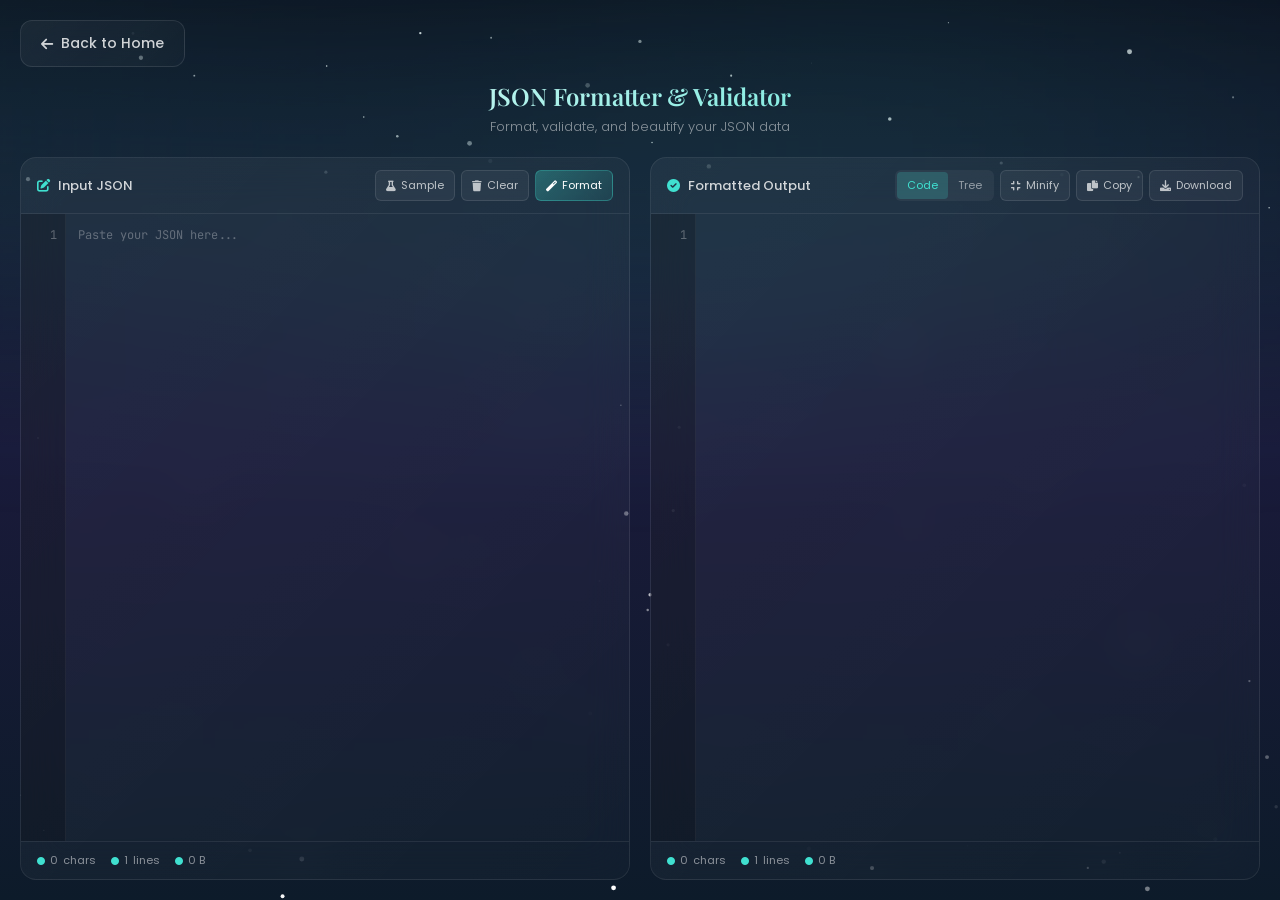
<file: tools/format-json.html>
<!DOCTYPE html>
<html lang="en">
<head>
    <meta charset="UTF-8">
    <meta name="viewport" content="width=device-width, initial-scale=1.0">
    <title>JSON Formatter | Chee Chee Tools</title>
    <link rel="stylesheet" href="https://cdnjs.cloudflare.com/ajax/libs/font-awesome/6.0.0/css/all.min.css">
    <link href="https://fonts.googleapis.com/css2?family=Poppins:wght@300;400;500;600;700&family=Playfair+Display:wght@400;500;600;700&family=JetBrains+Mono:wght@400;500&display=swap" rel="stylesheet">
    <style>
        * {
            margin: 0;
            padding: 0;
            box-sizing: border-box;
        }

        html, body {
            height: 100%;
            overflow: hidden;
        }

        body {
            font-family: 'Poppins', sans-serif;
            background: linear-gradient(180deg, #0a0a1a 0%, #1a1a3a 50%, #0d1b2a 100%);
            color: #fff;
        }

        /* Stars Canvas */
        #stars-canvas {
            position: fixed;
            top: 0;
            left: 0;
            width: 100%;
            height: 100%;
            z-index: 0;
            pointer-events: none;
        }

        /* Aurora Effect */
        .aurora {
            position: fixed;
            top: 0;
            left: 0;
            width: 100%;
            height: 100%;
            z-index: 1;
            pointer-events: none;
            opacity: 0.3;
        }

        .aurora-band {
            position: absolute;
            width: 200%;
            height: 40%;
            left: -50%;
            filter: blur(80px);
            animation: auroraWave 15s ease-in-out infinite;
        }

        .aurora-band:nth-child(1) {
            top: -10%;
            background: linear-gradient(90deg, 
                transparent 0%, 
                rgba(64, 224, 208, 0.3) 20%, 
                rgba(64, 224, 208, 0.2) 40%, 
                rgba(64, 224, 208, 0.3) 60%, 
                transparent 100%);
        }

        .aurora-band:nth-child(2) {
            top: 5%;
            background: linear-gradient(90deg, 
                transparent 0%, 
                rgba(64, 224, 208, 0.2) 30%, 
                rgba(64, 224, 208, 0.3) 50%, 
                rgba(64, 224, 208, 0.2) 70%, 
                transparent 100%);
            animation-delay: -5s;
        }

        @keyframes auroraWave {
            0%, 100% { transform: translateX(-20%) skewX(-5deg); }
            50% { transform: translateX(20%) skewX(5deg); }
        }

        /* Back Button */
        .back-btn {
            position: fixed;
            top: 20px;
            left: 20px;
            z-index: 100;
            display: flex;
            align-items: center;
            gap: 8px;
            padding: 12px 20px;
            background: linear-gradient(135deg, 
                rgba(255, 255, 255, 0.05) 0%, 
                rgba(255, 255, 255, 0.02) 100%);
            backdrop-filter: blur(20px);
            -webkit-backdrop-filter: blur(20px);
            border: 1px solid rgba(255, 255, 255, 0.1);
            border-radius: 12px;
            color: rgba(255, 255, 255, 0.8);
            text-decoration: none;
            font-size: 14px;
            font-weight: 500;
            transition: all 0.3s ease;
        }

        .back-btn:hover {
            background: linear-gradient(135deg, 
                rgba(64, 224, 208, 0.2) 0%, 
                rgba(64, 224, 208, 0.1) 100%);
            border-color: rgba(64, 224, 208, 0.3);
            color: #40e0d0;
            transform: translateX(-5px);
        }

        .back-btn:hover i {
            transform: translateX(-3px);
        }

        .back-btn i {
            transition: transform 0.3s ease;
        }

        /* Main Container */
        .main-container {
            position: relative;
            z-index: 10;
            height: 100vh;
            display: flex;
            flex-direction: column;
            padding: 20px;
            padding-top: 80px;
            max-width: 1600px;
            width: 100%;
            margin: 0 auto;
        }

        /* Header */
        .header {
            text-align: center;
            margin-bottom: 20px;
        }


        @keyframes floatIcon {
            0%, 100% { transform: translateY(0); }
            50% { transform: translateY(-5px); }
        }

        .header h1 {
            font-family: 'Playfair Display', serif;
            font-size: 24px;
            font-weight: 600;
            background: linear-gradient(135deg, #fff 0%, #40e0d0 100%);
            -webkit-background-clip: text;
            -webkit-text-fill-color: transparent;
            background-clip: text;
            margin-bottom: 5px;
        }

        .header p {
            color: rgba(255, 255, 255, 0.5);
            font-size: 13px;
            font-weight: 300;
        }

        /* Editor Container */
        .editor-container {
            display: grid;
            grid-template-columns: 1fr 1fr;
            gap: 20px;
            flex: 1;
            min-height: 0;
        }

        /* Panel */
        .panel {
            background: linear-gradient(135deg, 
                rgba(255, 255, 255, 0.05) 0%, 
                rgba(255, 255, 255, 0.02) 100%);
            backdrop-filter: blur(20px);
            -webkit-backdrop-filter: blur(20px);
            border: 1px solid rgba(255, 255, 255, 0.08);
            border-radius: 16px;
            display: flex;
            flex-direction: column;
            overflow: hidden;
            animation: slideUp 0.6s ease;
        }

        @keyframes slideUp {
            from {
                opacity: 0;
                transform: translateY(20px);
            }
            to {
                opacity: 1;
                transform: translateY(0);
            }
        }

        .panel:nth-child(2) {
            animation-delay: 0.1s;
        }

        /* Panel Header */
        .panel-header {
            display: flex;
            align-items: center;
            justify-content: space-between;
            padding: 12px 16px;
            border-bottom: 1px solid rgba(255, 255, 255, 0.08);
            flex-shrink: 0;
        }

        .panel-title {
            display: flex;
            align-items: center;
            gap: 8px;
            font-size: 13px;
            font-weight: 500;
            color: rgba(255, 255, 255, 0.8);
        }

        .panel-title i {
            color: #40e0d0;
        }

        .panel-actions {
            display: flex;
            gap: 6px;
        }

        .action-btn {
            padding: 6px 10px;
            background: rgba(255, 255, 255, 0.05);
            border: 1px solid rgba(255, 255, 255, 0.1);
            border-radius: 6px;
            color: rgba(255, 255, 255, 0.7);
            font-size: 11px;
            font-family: 'Poppins', sans-serif;
            cursor: pointer;
            transition: all 0.3s ease;
            display: flex;
            align-items: center;
            gap: 5px;
        }

        .action-btn:hover {
            background: rgba(64, 224, 208, 0.1);
            border-color: rgba(64, 224, 208, 0.3);
            color: #40e0d0;
        }

        .action-btn.primary {
            background: linear-gradient(135deg, rgba(64, 224, 208, 0.3), rgba(64, 224, 208, 0.1));
            border-color: rgba(64, 224, 208, 0.3);
            color: #fff;
        }

        .action-btn.primary:hover {
            background: linear-gradient(135deg, rgba(64, 224, 208, 0.4), rgba(64, 224, 208, 0.2));
        }

        /* FIXED: Editor Area with Absolute Positioning */
        .editor-wrapper {
            flex: 1;
            position: relative;
            overflow: hidden;
        }

        .line-numbers {
            position: absolute;
            top: 0;
            left: 0;
            bottom: 0;
            width: 45px;
            padding: 12px 8px;
            background: rgba(0, 0, 0, 0.2);
            color: rgba(255, 255, 255, 0.3);
            font-family: 'JetBrains Mono', monospace;
            font-size: 12px;
            line-height: 1.6;
            text-align: right;
            user-select: none;
            overflow: hidden;
            border-right: 1px solid rgba(255, 255, 255, 0.05);
        }

        /* FIXED: Textarea with Absolute Positioning */
        textarea {
            position: absolute;
            top: 0;
            left: 45px;
            right: 0;
            bottom: 0;
            width: calc(100% - 45px);
            height: 100%;
            padding: 12px;
            background: transparent;
            border: none;
            color: #fff;
            font-family: 'JetBrains Mono', monospace;
            font-size: 12px;
            line-height: 1.6;
            resize: none;
            outline: none;
            overflow: auto;
        }

        textarea::placeholder {
            color: rgba(255, 255, 255, 0.3);
        }

        textarea::-webkit-scrollbar {
            width: 8px;
        }

        textarea::-webkit-scrollbar-track {
            background: rgba(255, 255, 255, 0.05);
        }

        textarea::-webkit-scrollbar-thumb {
            background: rgba(255, 255, 255, 0.2);
            border-radius: 4px;
        }

        textarea::-webkit-scrollbar-thumb:hover {
            background: rgba(255, 255, 255, 0.3);
        }

        /* Output Area */
        .output-wrapper {
            flex: 1;
            position: relative;
            overflow: hidden;
        }

        .output-line-numbers {
            position: absolute;
            top: 0;
            left: 0;
            bottom: 0;
            width: 45px;
            padding: 12px 8px;
            background: rgba(0, 0, 0, 0.2);
            color: rgba(255, 255, 255, 0.3);
            font-family: 'JetBrains Mono', monospace;
            font-size: 12px;
            line-height: 1.6;
            text-align: right;
            user-select: none;
            overflow: hidden;
            border-right: 1px solid rgba(255, 255, 255, 0.05);
        }

        .output-content {
            position: absolute;
            top: 0;
            left: 45px;
            right: 0;
            bottom: 0;
            padding: 12px;
            font-family: 'JetBrains Mono', monospace;
            font-size: 12px;
            line-height: 1.6;
            overflow: auto;
            white-space: pre;
        }

        .output-content::-webkit-scrollbar {
            width: 8px;
        }

        .output-content::-webkit-scrollbar-track {
            background: rgba(255, 255, 255, 0.05);
        }

        .output-content::-webkit-scrollbar-thumb {
            background: rgba(255, 255, 255, 0.2);
            border-radius: 4px;
        }

        /* JSON Syntax Highlighting */
        .json-key {
            color: #40e0d0;
        }

        .json-string {
            color: #98c379;
        }

        .json-number {
            color: #d19a66;
        }

        .json-boolean {
            color: #c678dd;
        }

        .json-null {
            color: #e06c75;
        }

        /* Error Message */
        .error-message {
            color: #ff6b6b;
            background: rgba(255, 107, 107, 0.1);
            border: 1px solid rgba(255, 107, 107, 0.3);
            border-radius: 8px;
            padding: 12px;
            margin: 10px;
            display: none;
            flex-shrink: 0;
            font-size: 12px;
        }

        .error-message.show {
            display: block;
        }

        .error-message i {
            margin-right: 8px;
        }

        .error-line {
            display: block;
            margin-top: 6px;
            font-size: 11px;
            color: rgba(255, 107, 107, 0.8);
        }

        /* Success Message */
        .success-message {
            color: #40e0d0;
            background: rgba(64, 224, 208, 0.1);
            border: 1px solid rgba(64, 224, 208, 0.3);
            border-radius: 8px;
            padding: 10px 12px;
            margin: 10px;
            display: none;
            font-size: 12px;
            flex-shrink: 0;
        }

        .success-message.show {
            display: flex;
            align-items: center;
            gap: 8px;
        }

        /* Stats Bar */
        .stats-bar {
            display: flex;
            gap: 15px;
            padding: 10px 16px;
            border-top: 1px solid rgba(255, 255, 255, 0.08);
            font-size: 11px;
            color: rgba(255, 255, 255, 0.5);
            flex-shrink: 0;
        }

        .stat-item {
            display: flex;
            align-items: center;
            gap: 5px;
        }

        .stat-item i {
            color: #40e0d0;
            font-size: 8px;
        }

        /* Toast */
        .toast {
            position: fixed;
            bottom: 30px;
            left: 50%;
            transform: translateX(-50%) translateY(100px);
            background: rgba(255, 255, 255, 0.1);
            backdrop-filter: blur(20px);
            border: 1px solid rgba(255, 255, 255, 0.1);
            color: #fff;
            padding: 12px 24px;
            border-radius: 10px;
            font-size: 13px;
            opacity: 0;
            transition: all 0.3s ease;
            z-index: 1000;
        }

        .toast.show {
            opacity: 1;
            transform: translateX(-50%) translateY(0);
        }

        /* View Toggle */
        .view-toggle {
            display: flex;
            background: rgba(255, 255, 255, 0.05);
            border-radius: 6px;
            padding: 2px;
        }

        .view-toggle button {
            padding: 5px 10px;
            background: transparent;
            border: none;
            color: rgba(255, 255, 255, 0.5);
            font-size: 11px;
            font-family: 'Poppins', sans-serif;
            cursor: pointer;
            border-radius: 4px;
            transition: all 0.3s ease;
        }

        .view-toggle button.active {
            background: rgba(64, 224, 208, 0.2);
            color: #40e0d0;
        }

        .view-toggle button:hover:not(.active) {
            color: rgba(255, 255, 255, 0.8);
        }

        /* Tree View */
        .tree-view {
            position: absolute;
            top: 0;
            left: 0;
            right: 0;
            bottom: 0;
            padding: 12px;
            overflow: auto;
            display: none;
            font-family: 'JetBrains Mono', monospace;
            font-size: 12px;
            line-height: 1.6;
        }

        .tree-view.show {
            display: block;
        }

        .tree-item {
            margin-left: 16px;
        }

        .tree-key {
            color: #40e0d0;
            cursor: pointer;
            display: inline-flex;
            align-items: center;
            gap: 5px;
        }

        .tree-key:hover {
            text-decoration: underline;
        }

        .tree-toggle {
            width: 14px;
            height: 14px;
            display: inline-flex;
            align-items: center;
            justify-content: center;
            font-size: 8px;
            color: rgba(255, 255, 255, 0.5);
            cursor: pointer;
            transition: transform 0.2s ease;
        }

        .tree-toggle.collapsed {
            transform: rotate(-90deg);
        }

        .tree-children {
            display: block;
        }

        .tree-children.collapsed {
            display: none;
        }

        /* Responsive */
        @media (max-width: 900px) {
            .editor-container {
                grid-template-columns: 1fr;
                grid-template-rows: 1fr 1fr;
            }

            .main-container {
                padding-top: 70px;
            }

            .header h1 {
                font-size: 20px;
            }

            .action-btn span {
                display: none;
            }

            .action-btn {
                padding: 6px 8px;
            }
        }

        @media (max-width: 600px) {
            .back-btn span {
                display: none;
            }

            .back-btn {
                padding: 10px;
            }

            .stats-bar {
                flex-wrap: wrap;
                gap: 8px;
            }

            .view-toggle {
                display: none;
            }

            .header {
                margin-bottom: 15px;
            }

            .header-icon {
                width: 40px;
                height: 40px;
                font-size: 16px;
            }
        }
    </style>
</head>
<body>
    <!-- Stars Canvas -->
    <canvas id="stars-canvas"></canvas>

    <!-- Aurora Effect -->
    <div class="aurora">
        <div class="aurora-band"></div>
        <div class="aurora-band"></div>
    </div>

    <!-- Back Button -->
    <a href="../home.html" class="back-btn">
        <i class="fas fa-arrow-left"></i>
        <span>Back to Home</span>
    </a>

    <div class="main-container">
        <div class="header">
         
            <h1>JSON Formatter & Validator</h1>
            <p>Format, validate, and beautify your JSON data</p>
        </div>

        <div class="editor-container">
            <!-- Input Panel -->
            <div class="panel">
                <div class="panel-header">
                    <div class="panel-title">
                        <i class="fas fa-edit"></i>
                        Input JSON
                    </div>
                    <div class="panel-actions">
                        <button class="action-btn" onclick="loadSample()">
                            <i class="fas fa-flask"></i>
                            <span>Sample</span>
                        </button>
                        <button class="action-btn" onclick="clearInput()">
                            <i class="fas fa-trash"></i>
                            <span>Clear</span>
                        </button>
                        <button class="action-btn primary" onclick="formatJSON()">
                            <i class="fas fa-magic"></i>
                            <span>Format</span>
                        </button>
                    </div>
                </div>
                <div class="editor-wrapper">
                    <div class="line-numbers" id="inputLineNumbers">1</div>
                    <textarea id="jsonInput" placeholder="Paste your JSON here..." spellcheck="false"></textarea>
                </div>
                <div class="stats-bar">
                    <div class="stat-item">
                        <i class="fas fa-circle"></i>
                        <span id="inputChars">0</span> chars
                    </div>
                    <div class="stat-item">
                        <i class="fas fa-circle"></i>
                        <span id="inputLines">1</span> lines
                    </div>
                    <div class="stat-item">
                        <i class="fas fa-circle"></i>
                        <span id="inputSize">0 B</span>
                    </div>
                </div>
            </div>

            <!-- Output Panel -->
            <div class="panel">
                <div class="panel-header">
                    <div class="panel-title">
                        <i class="fas fa-check-circle"></i>
                        Formatted Output
                    </div>
                    <div class="panel-actions">
                        <div class="view-toggle">
                            <button class="active" onclick="setView('code')" id="codeViewBtn">Code</button>
                            <button onclick="setView('tree')" id="treeViewBtn">Tree</button>
                        </div>
                        <button class="action-btn" onclick="minifyJSON()">
                            <i class="fas fa-compress"></i>
                            <span>Minify</span>
                        </button>
                        <button class="action-btn" onclick="copyOutput()">
                            <i class="fas fa-copy"></i>
                            <span>Copy</span>
                        </button>
                        <button class="action-btn" onclick="downloadJSON()">
                            <i class="fas fa-download"></i>
                            <span>Download</span>
                        </button>
                    </div>
                </div>
                
                <div class="error-message" id="errorMessage">
                    <i class="fas fa-exclamation-circle"></i>
                    <span id="errorText"></span>
                    <span class="error-line" id="errorLine"></span>
                </div>
                
                <div class="success-message" id="successMessage">
                    <i class="fas fa-check-circle"></i>
                    <span>Valid JSON</span>
                </div>

                <div class="output-wrapper" id="codeView">
                    <div class="output-line-numbers" id="outputLineNumbers">1</div>
                    <div class="output-content" id="jsonOutput"></div>
                    <div class="tree-view" id="treeView"></div>
                </div>

                <div class="stats-bar">
                    <div class="stat-item">
                        <i class="fas fa-circle"></i>
                        <span id="outputChars">0</span> chars
                    </div>
                    <div class="stat-item">
                        <i class="fas fa-circle"></i>
                        <span id="outputLines">0</span> lines
                    </div>
                    <div class="stat-item">
                        <i class="fas fa-circle"></i>
                        <span id="outputSize">0 B</span>
                    </div>
                </div>
            </div>
        </div>
    </div>

    <div class="toast" id="toast"></div>

    <script>
        // Stars Canvas
        const canvas = document.getElementById('stars-canvas');
        const ctx = canvas.getContext('2d');

        function resizeCanvas() {
            canvas.width = window.innerWidth;
            canvas.height = window.innerHeight;
        }
        resizeCanvas();
        window.addEventListener('resize', resizeCanvas);

        class Star {
            constructor() {
                this.reset();
            }

            reset() {
                this.x = Math.random() * canvas.width;
                this.y = Math.random() * canvas.height;
                this.size = Math.random() * 2 + 0.5;
                this.baseAlpha = Math.random() * 0.5 + 0.3;
                this.alpha = this.baseAlpha;
                this.twinkleSpeed = Math.random() * 0.02 + 0.01;
                this.twinklePhase = Math.random() * Math.PI * 2;
            }

            update(time) {
                this.alpha = this.baseAlpha + Math.sin(time * this.twinkleSpeed + this.twinklePhase) * 0.3;
            }

            draw() {
                ctx.beginPath();
                ctx.arc(this.x, this.y, this.size, 0, Math.PI * 2);
                ctx.fillStyle = `rgba(255, 255, 255, ${Math.max(0, Math.min(1, this.alpha))})`;
                ctx.fill();
            }
        }

        const stars = [];
        for (let i = 0; i < 150; i++) {
            stars.push(new Star());
        }

        let time = 0;
        function animateStars() {
            ctx.clearRect(0, 0, canvas.width, canvas.height);
            time++;
            stars.forEach(star => {
                star.update(time);
                star.draw();
            });
            requestAnimationFrame(animateStars);
        }
        animateStars();

        // JSON Formatter Logic
        const jsonInput = document.getElementById('jsonInput');
        const jsonOutput = document.getElementById('jsonOutput');
        const errorMessage = document.getElementById('errorMessage');
        const successMessage = document.getElementById('successMessage');
        const inputLineNumbers = document.getElementById('inputLineNumbers');
        const outputLineNumbers = document.getElementById('outputLineNumbers');

        let currentJSON = null;
        let currentView = 'code';

        // Update line numbers
        function updateLineNumbers(text, lineNumbersEl) {
            const lines = (text.match(/\n/g) || []).length + 1;
            let html = '';
            for (let i = 1; i <= lines; i++) {
                html += i + '\n';
            }
            lineNumbersEl.textContent = html;
        }

        // Input stats
        function updateInputStats() {
            const value = jsonInput.value;
            document.getElementById('inputChars').textContent = value.length;
            document.getElementById('inputLines').textContent = (value.match(/\n/g) || []).length + 1;
            document.getElementById('inputSize').textContent = formatBytes(new Blob([value]).size);
        }

        // Output stats
        function updateOutputStats(value) {
            document.getElementById('outputChars').textContent = value.length;
            document.getElementById('outputLines').textContent = (value.match(/\n/g) || []).length + 1;
            document.getElementById('outputSize').textContent = formatBytes(new Blob([value]).size);
        }

        function formatBytes(bytes) {
            if (bytes === 0) return '0 B';
            const k = 1024;
            const sizes = ['B', 'KB', 'MB'];
            const i = Math.floor(Math.log(bytes) / Math.log(k));
            return parseFloat((bytes / Math.pow(k, i)).toFixed(2)) + ' ' + sizes[i];
        }

        // Event listeners
        jsonInput.addEventListener('input', function() {
            updateLineNumbers(this.value, inputLineNumbers);
            updateInputStats();
        });

        jsonInput.addEventListener('scroll', function() {
            inputLineNumbers.scrollTop = this.scrollTop;
        });

        jsonOutput.addEventListener('scroll', function() {
            outputLineNumbers.scrollTop = this.scrollTop;
        });

        // Syntax highlighting
        function syntaxHighlight(json) {
            json = json.replace(/&/g, '&amp;').replace(/</g, '&lt;').replace(/>/g, '&gt;');
            return json.replace(/("(\\u[a-zA-Z0-9]{4}|\\[^u]|[^\\"])*"(\s*:)?|\b(true|false|null)\b|-?\d+(?:\.\d*)?(?:[eE][+\-]?\d+)?)/g, function (match) {
                let cls = 'json-number';
                if (/^"/.test(match)) {
                    if (/:$/.test(match)) {
                        cls = 'json-key';
                    } else {
                        cls = 'json-string';
                    }
                } else if (/true|false/.test(match)) {
                    cls = 'json-boolean';
                } else if (/null/.test(match)) {
                    cls = 'json-null';
                }
                return '<span class="' + cls + '">' + match + '</span>';
            });
        }

        // Format JSON
        function formatJSON() {
            const input = jsonInput.value.trim();
            
            if (!input) {
                showError('Please enter JSON to format');
                return;
            }

            try {
                currentJSON = JSON.parse(input);
                const formatted = JSON.stringify(currentJSON, null, 2);
                
                jsonOutput.innerHTML = syntaxHighlight(formatted);
                updateLineNumbers(formatted, outputLineNumbers);
                updateOutputStats(formatted);
                
                errorMessage.classList.remove('show');
                successMessage.classList.add('show');
                
                showToast('JSON formatted successfully!');
            } catch (e) {
                showError(e.message);
                currentJSON = null;
            }
        }

        // Minify JSON
        function minifyJSON() {
            if (!currentJSON) {
                showToast('Please format valid JSON first');
                return;
            }

            const minified = JSON.stringify(currentJSON);
            jsonOutput.innerHTML = syntaxHighlight(minified);
            updateLineNumbers(minified, outputLineNumbers);
            updateOutputStats(minified);
            showToast('JSON minified!');
        }

        // Show error
        function showError(message) {
            const errorText = document.getElementById('errorText');
            const errorLine = document.getElementById('errorLine');
            
            errorText.textContent = 'Invalid JSON: ' + message;
            
            const lineMatch = message.match(/position (\d+)/);
            if (lineMatch) {
                const position = parseInt(lineMatch[1]);
                const lines = jsonInput.value.substring(0, position).split('\n');
                errorLine.textContent = `Error near line ${lines.length}, column ${lines[lines.length - 1].length + 1}`;
            } else {
                errorLine.textContent = '';
            }
            
            errorMessage.classList.add('show');
            successMessage.classList.remove('show');
            jsonOutput.innerHTML = '';
            outputLineNumbers.textContent = '1';
            updateOutputStats('');
        }

        // Copy output
        function copyOutput() {
            if (!currentJSON) {
                showToast('Nothing to copy');
                return;
            }

            const text = JSON.stringify(currentJSON, null, 2);
            navigator.clipboard.writeText(text).then(() => {
                showToast('Copied to clipboard!');
            }).catch(() => {
                showToast('Failed to copy');
            });
        }

        // Download JSON
        function downloadJSON() {
            if (!currentJSON) {
                showToast('Nothing to download');
                return;
            }

            const text = JSON.stringify(currentJSON, null, 2);
            const blob = new Blob([text], { type: 'application/json' });
            const url = URL.createObjectURL(blob);
            const a = document.createElement('a');
            a.href = url;
            a.download = `formatted-${Date.now()}.json`;
            a.click();
            URL.revokeObjectURL(url);
            showToast('JSON downloaded!');
        }

        // Clear input
        function clearInput() {
            jsonInput.value = '';
            jsonOutput.innerHTML = '';
            currentJSON = null;
            errorMessage.classList.remove('show');
            successMessage.classList.remove('show');
            inputLineNumbers.textContent = '1';
            outputLineNumbers.textContent = '1';
            updateInputStats();
            updateOutputStats('');
            document.getElementById('treeView').innerHTML = '';
            showToast('Cleared!');
        }

        // Load sample JSON
        function loadSample() {
            const sample = {
                "name": "Chee Chee Tools",
                "version": "1.0.0",
                "description": "A collection of developer utilities",
                "features": [
                    "JSON Formatter",
                    "Text Compare",
                    "QR Code Generator",
                    "Regex Tester"
                ],
                "author": {
                    "name": "Sarath Molathoti",
                    "github": "https://github.com/Sarath-Molathoti"
                },
                "isAwesome": true,
                "rating": 5,
                "tags": null
            };
            
            jsonInput.value = JSON.stringify(sample, null, 2);
            updateLineNumbers(jsonInput.value, inputLineNumbers);
            updateInputStats();
            showToast('Sample JSON loaded!');
        }

        // View toggle
        function setView(view) {
            currentView = view;
            const jsonOutputEl = document.getElementById('jsonOutput');
            const treeView = document.getElementById('treeView');
            const outputLineNums = document.getElementById('outputLineNumbers');
            const codeBtn = document.getElementById('codeViewBtn');
            const treeBtn = document.getElementById('treeViewBtn');

            if (view === 'code') {
                jsonOutputEl.style.display = 'block';
                outputLineNums.style.display = 'block';
                treeView.classList.remove('show');
                codeBtn.classList.add('active');
                treeBtn.classList.remove('active');
            } else {
                jsonOutputEl.style.display = 'none';
                outputLineNums.style.display = 'none';
                treeView.classList.add('show');
                codeBtn.classList.remove('active');
                treeBtn.classList.add('active');
                if (currentJSON) {
                    renderTreeView(currentJSON);
                }
            }
        }

        // Tree view
        function renderTreeView(data, container = null, key = null) {
            if (!container) {
                container = document.getElementById('treeView');
                container.innerHTML = '';
            }

            const type = Array.isArray(data) ? 'array' : typeof data;
            
            if (type === 'object' || type === 'array') {
                const wrapper = document.createElement('div');
                wrapper.className = 'tree-item';
                
                const keyEl = document.createElement('span');
                keyEl.className = 'tree-key';
                
                const toggle = document.createElement('span');
                toggle.className = 'tree-toggle';
                toggle.innerHTML = '<i class="fas fa-chevron-down"></i>';
                
                const label = key !== null ? `"${key}": ` : '';
                const bracket = type === 'array' ? '[' : '{';
                const closeBracket = type === 'array' ? ']' : '}';
                const count = type === 'array' ? data.length : Object.keys(data).length;
                
                keyEl.innerHTML = `${toggle.outerHTML}${label}<span style="color: rgba(255,255,255,0.7)">${bracket}</span> <span style="color: rgba(255,255,255,0.4)">${count} items</span>`;
                wrapper.appendChild(keyEl);
                
                const children = document.createElement('div');
                children.className = 'tree-children';
                
                if (type === 'array') {
                    data.forEach((item, index) => {
                        renderTreeView(item, children, index);
                    });
                } else {
                    Object.keys(data).forEach(k => {
                        renderTreeView(data[k], children, k);
                    });
                }
                
                const closeWrapper = document.createElement('div');
                closeWrapper.innerHTML = `<span style="color: rgba(255,255,255,0.7)">${closeBracket}</span>`;
                closeWrapper.style.marginLeft = '16px';
                children.appendChild(closeWrapper);
                
                wrapper.appendChild(children);
                container.appendChild(wrapper);
                
                keyEl.addEventListener('click', function() {
                    const toggleIcon = this.querySelector('.tree-toggle');
                    toggleIcon.classList.toggle('collapsed');
                    children.classList.toggle('collapsed');
                });
            } else {
                const item = document.createElement('div');
                item.className = 'tree-item';
                
                let valueClass = 'json-string';
                let displayValue = data;
                
                if (typeof data === 'string') {
                    displayValue = `"${data}"`;
                } else if (typeof data === 'number') {
                    valueClass = 'json-number';
                } else if (typeof data === 'boolean') {
                    valueClass = 'json-boolean';
                } else if (data === null) {
                    valueClass = 'json-null';
                    displayValue = 'null';
                }
                
                item.innerHTML = `<span class="json-key">"${key}"</span>: <span class="${valueClass}">${displayValue}</span>`;
                container.appendChild(item);
            }
        }

        // Toast
        function showToast(message) {
            const toast = document.getElementById('toast');
            toast.textContent = message;
            toast.classList.add('show');
            setTimeout(() => {
                toast.classList.remove('show');
            }, 3000);
        }

        // Keyboard shortcuts
        document.addEventListener('keydown', function(e) {
            if ((e.ctrlKey || e.metaKey) && e.key === 'Enter') {
                e.preventDefault();
                formatJSON();
            }
        });

        // Initial setup
        updateInputStats();
        updateOutputStats('');
    </script>
</body>
</html>
</file>
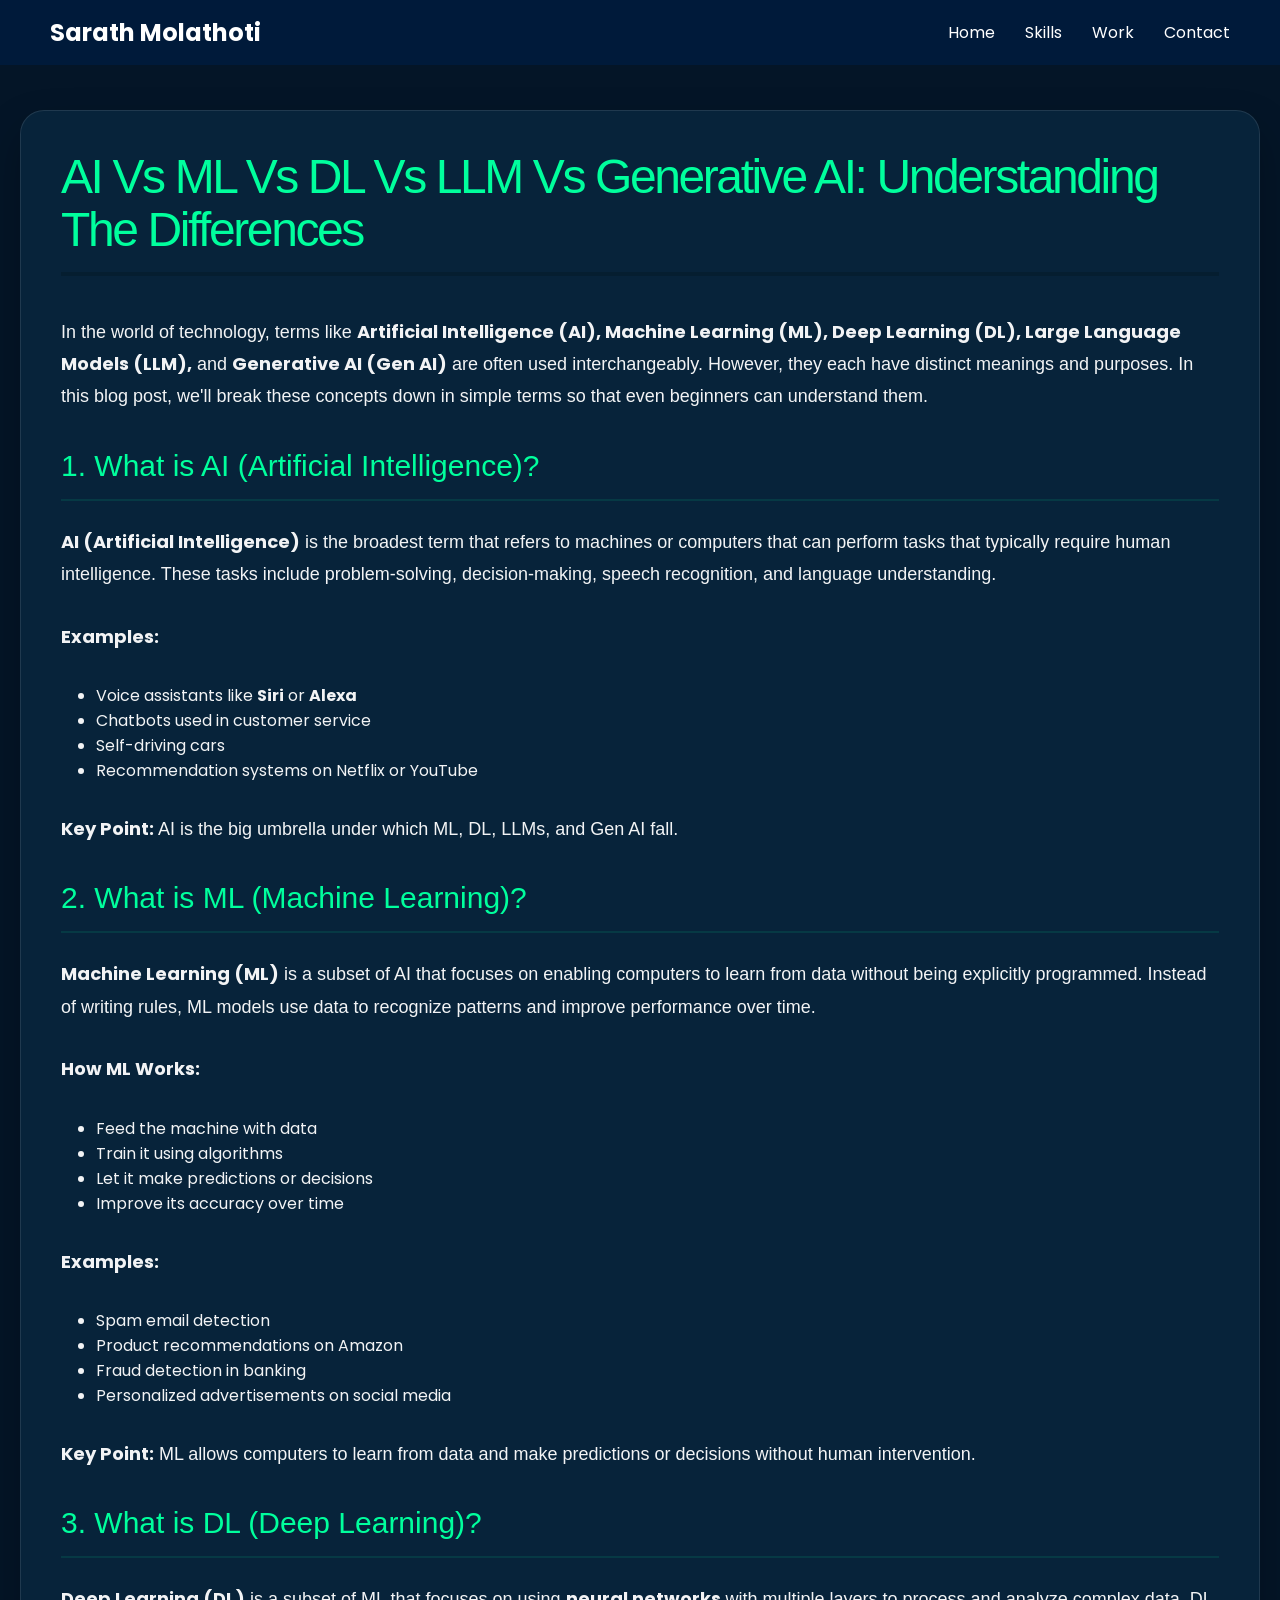
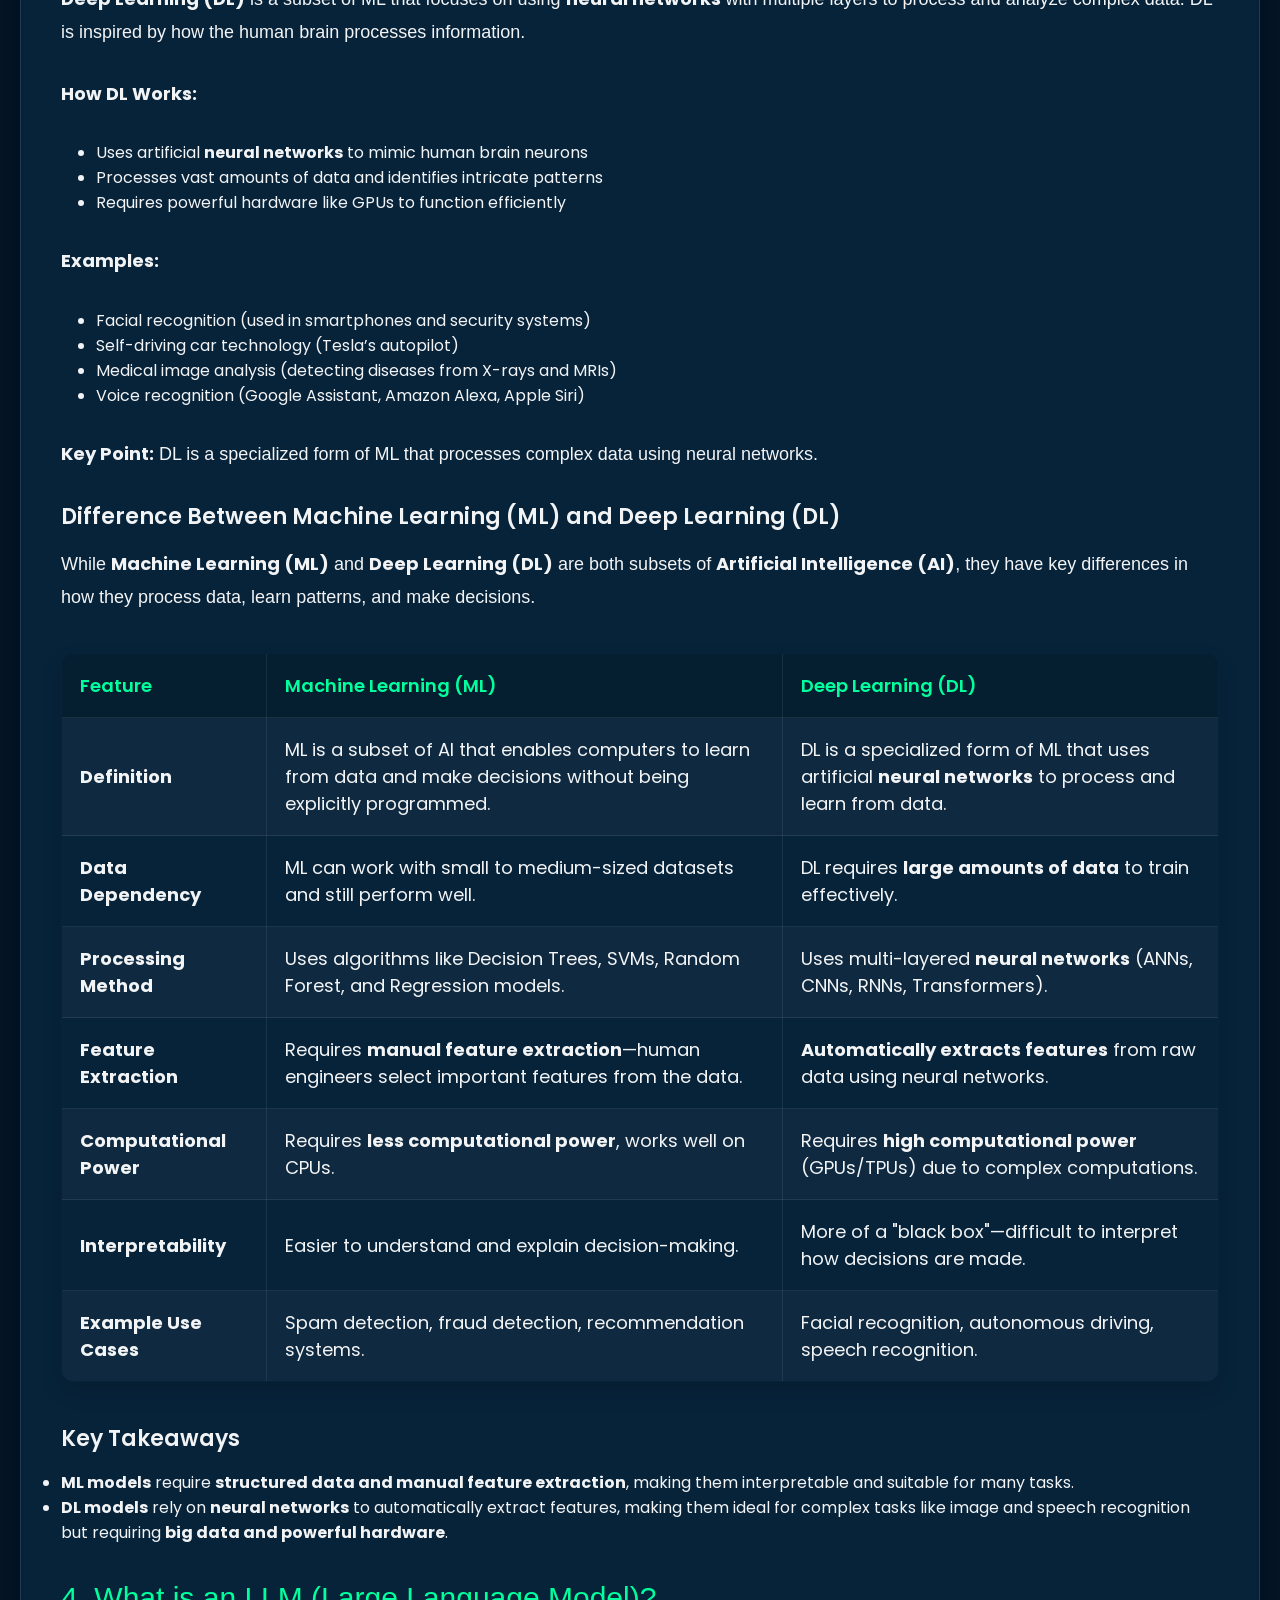
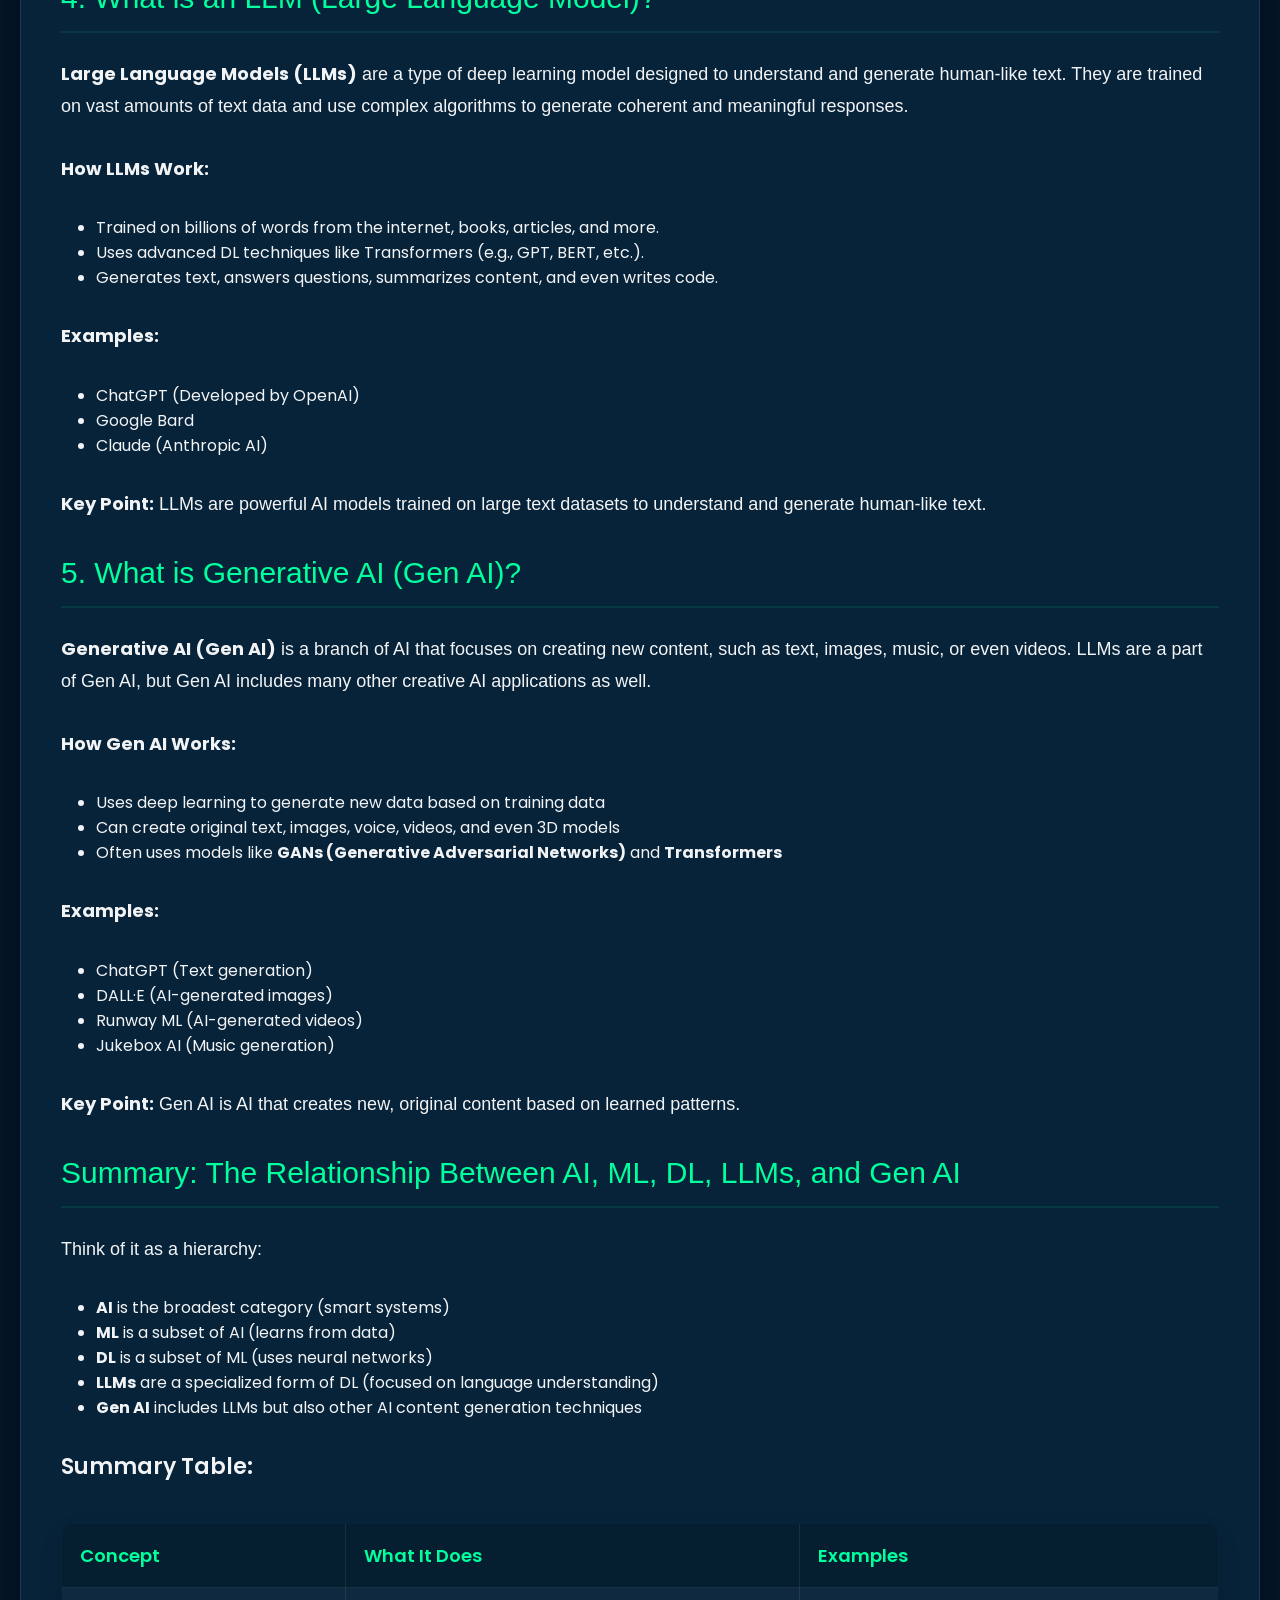
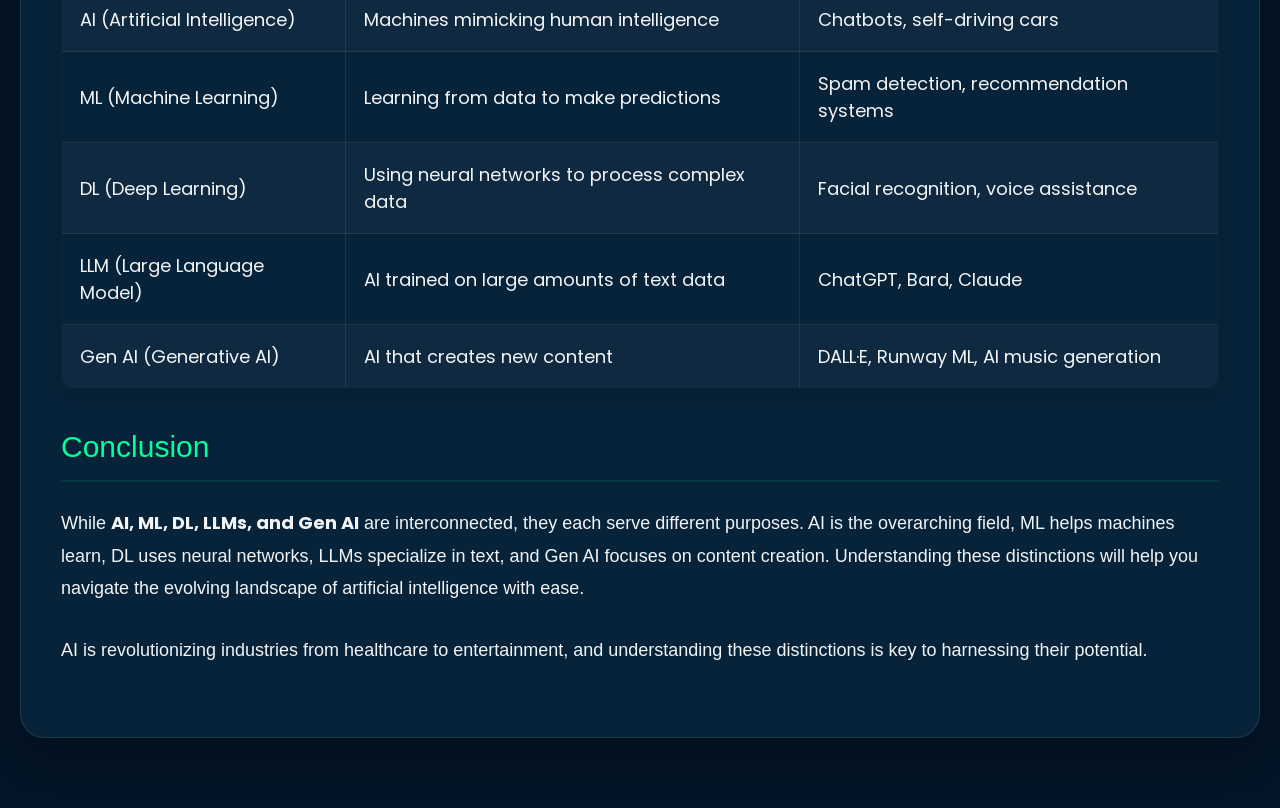
<file: content/categories/ai/ai-terms.html>
<!DOCTYPE html>
<html lang="en">
  <head>
    <meta charset="UTF-8" />
    <meta name="viewport" content="width=device-width, initial-scale=1.0" />
    <title>NGINX Configuration Guide</title>
    <link
      href="https://fonts.googleapis.com/css2?family=Poppins:wght@300;400;500;600;700&display=swap"
      rel="stylesheet"
    />
    <link rel="stylesheet" type="text/css" href="../../../index.css" />
    <link rel="stylesheet" type="text/css" href="../../categories/blog-post.css" />
    
  </head>
  <body>
    <nav class="navbar">
      <div class="logo">Sarath Molathoti</div>
      <ul class="nav-links">
        <li><a href="../../../index.html">Home</a></li>
        <li><a href="#skills">Skills</a></li>
        <li><a href="#work">Work</a></li>
        <li><a href="#contact">Contact</a></li>
      </ul>
    </nav>
    <main class="blog-container">
        <article class="blog-card">
          <div class="card-header">
            <h1 class="blog-card-title">
              AI vs ML vs DL vs LLM vs Generative AI: Understanding the Differences
            </h1>
          </div>
      
      
          <p>In the world of technology, terms like <strong>Artificial Intelligence (AI), Machine Learning (ML), Deep Learning (DL), Large Language Models (LLM),</strong> and <strong>Generative AI (Gen AI)</strong> are often used interchangeably. However, they each have distinct meanings and purposes. In this blog post, we'll break these concepts down in simple terms so that even beginners can understand them.</p>
      
          <h2>1. What is AI (Artificial Intelligence)?</h2>
      
          <p><strong>AI (Artificial Intelligence)</strong> is the broadest term that refers to machines or computers that can perform tasks that typically require human intelligence. These tasks include problem-solving, decision-making, speech recognition, and language understanding.</p>
      
          <p><strong>Examples:</strong></p>
          <ul class="unordered-list">
            <li>Voice assistants like <strong>Siri</strong> or <strong>Alexa</strong></li>
            <li>Chatbots used in customer service</li>
            <li>Self-driving cars</li>
            <li>Recommendation systems on Netflix or YouTube</li>
          </ul>
      
          <p><strong>Key Point:</strong> AI is the big umbrella under which ML, DL, LLMs, and Gen AI fall.</strong></p>
      
          <h2>2. What is ML (Machine Learning)?</h2>
      
          <p><strong>Machine Learning (ML)</strong> is a subset of AI that focuses on enabling computers to learn from data without being explicitly programmed. Instead of writing rules, ML models use data to recognize patterns and improve performance over time.</p>
      
          <p><strong>How ML Works:</strong></p>
          <ul class="ordered-list" start="1">
            <li>Feed the machine with data</li>
            <li>Train it using algorithms</li>
            <li>Let it make predictions or decisions</li>
            <li>Improve its accuracy over time</li>
          </ul>
      
          <p><strong>Examples:</strong></p>
          <ul class="unordered-list">
            <li>Spam email detection</li>
            <li>Product recommendations on Amazon</li>
            <li>Fraud detection in banking</li>
            <li>Personalized advertisements on social media</li>
          </ul>
      
          <p><strong>Key Point:</strong> ML allows computers to learn from data and make predictions or decisions without human intervention.</strong></p>
      
          <h2>3. What is DL (Deep Learning)?</h2>
      
          <p><strong>Deep Learning (DL)</strong> is a subset of ML that focuses on using <strong>neural networks</strong> with multiple layers to process and analyze complex data. DL is inspired by how the human brain processes information.</p>
      
          <p><strong>How DL Works:</strong></p>
          <ul class="ordered-list" start="1">
            <li>Uses artificial <strong>neural networks</strong> to mimic human brain neurons</li>
            <li>Processes vast amounts of data and identifies intricate patterns</li>
            <li>Requires powerful hardware like GPUs to function efficiently</li>
          </ul>
      
          <p><strong>Examples:</strong></p>
          <ul class="unordered-list">
            <li>Facial recognition (used in smartphones and security systems)</li>
            <li>Self-driving car technology (Tesla’s autopilot)</li>
            <li>Medical image analysis (detecting diseases from X-rays and MRIs)</li>
            <li>Voice recognition (Google Assistant, Amazon Alexa, Apple Siri)</li>
          </ul>
      
          <p><strong>Key Point:</strong> DL is a specialized form of ML that processes complex data using neural networks.</strong></p>

          <h3>Difference Between Machine Learning (ML) and Deep Learning (DL)</h3>
    <p>While <strong>Machine Learning (ML)</strong> and <strong>Deep Learning (DL)</strong> are both subsets of <strong>Artificial Intelligence (AI)</strong>, they have key differences in how they process data, learn patterns, and make decisions.</p>
    
    <table>
        <tr>
            <th>Feature</th>
            <th>Machine Learning (ML)</th>
            <th>Deep Learning (DL)</th>
        </tr>
        <tr>
            <td><strong>Definition</strong></td>
            <td>ML is a subset of AI that enables computers to learn from data and make decisions without being explicitly programmed.</td>
            <td>DL is a specialized form of ML that uses artificial <strong>neural networks</strong> to process and learn from data.</td>
        </tr>
        <tr>
            <td><strong>Data Dependency</strong></td>
            <td>ML can work with small to medium-sized datasets and still perform well.</td>
            <td>DL requires <strong>large amounts of data</strong> to train effectively.</td>
        </tr>
        <tr>
            <td><strong>Processing Method</strong></td>
            <td>Uses algorithms like Decision Trees, SVMs, Random Forest, and Regression models.</td>
            <td>Uses multi-layered <strong>neural networks</strong> (ANNs, CNNs, RNNs, Transformers).</td>
        </tr>
        <tr>
            <td><strong>Feature Extraction</strong></td>
            <td>Requires <strong>manual feature extraction</strong>—human engineers select important features from the data.</td>
            <td><strong>Automatically extracts features</strong> from raw data using neural networks.</td>
        </tr>
        <tr>
            <td><strong>Computational Power</strong></td>
            <td>Requires <strong>less computational power</strong>, works well on CPUs.</td>
            <td>Requires <strong>high computational power</strong> (GPUs/TPUs) due to complex computations.</td>
        </tr>
        <tr>
            <td><strong>Interpretability</strong></td>
            <td>Easier to understand and explain decision-making.</td>
            <td>More of a "black box"—difficult to interpret how decisions are made.</td>
        </tr>
        <tr>
            <td><strong>Example Use Cases</strong></td>
            <td>Spam detection, fraud detection, recommendation systems.</td>
            <td>Facial recognition, autonomous driving, speech recognition.</td>
        </tr>
    </table>
    
    <h3>Key Takeaways</h3>
    <ul>
        <li><strong>ML models</strong> require <strong>structured data and manual feature extraction</strong>, making them interpretable and suitable for many tasks.</li>
        <li><strong>DL models</strong> rely on <strong>neural networks</strong> to automatically extract features, making them ideal for complex tasks like image and speech recognition but requiring <strong>big data and powerful hardware</strong>.</li>
    </ul>
      
          <h2>4. What is an LLM (Large Language Model)?</h2>
      
          <p><strong>Large Language Models (LLMs)</strong> are a type of deep learning model designed to understand and generate human-like text. They are trained on vast amounts of text data and use complex algorithms to generate coherent and meaningful responses.</p>
      
          <p><strong>How LLMs Work:</strong></p>
          <ul class="ordered-list" start="1">
            <li>Trained on billions of words from the internet, books, articles, and more.</li>
            <li>Uses advanced DL techniques like Transformers (e.g., GPT, BERT, etc.).</li>
            <li>Generates text, answers questions, summarizes content, and even writes code.</li>
          </ul>
      
          <p><strong>Examples:</strong></p>
          <ul class="unordered-list">
            <li>ChatGPT (Developed by OpenAI)</li>
            <li>Google Bard</li>
            <li>Claude (Anthropic AI)</li>
          </ul>
      
          <p><strong>Key Point:</strong> LLMs are powerful AI models trained on large text datasets to understand and generate human-like text.</p>
      
          <h2>5. What is Generative AI (Gen AI)?</h2>
      
          <p><strong>Generative AI (Gen AI)</strong> is a branch of AI that focuses on creating new content, such as text, images, music, or even videos. LLMs are a part of Gen AI, but Gen AI includes many other creative AI applications as well.</p>
      
          <p><strong>How Gen AI Works:</strong></p>
          <ul class="ordered-list" start="1">
            <li>Uses deep learning to generate new data based on training data</li>
            <li>Can create original text, images, voice, videos, and even 3D models</li>
            <li>Often uses models like <strong>GANs (Generative Adversarial Networks)</strong> and <strong>Transformers</strong></li>
          </ul>
      
          <p><strong>Examples:</strong></p>
          <ul class="unordered-list">
            <li>ChatGPT (Text generation)</li>
            <li>DALL·E (AI-generated images)</li>
            <li>Runway ML (AI-generated videos)</li>
            <li>Jukebox AI (Music generation)</li>
          </ul>
      
          <p><strong>Key Point:</strong> Gen AI is AI that creates new, original content based on learned patterns.</strong></p>
      
          <h2>Summary: The Relationship Between AI, ML, DL, LLMs, and Gen AI</h2>
      
          <p>Think of it as a hierarchy:</p>
          <ul class="ordered-list" start="1">
            <li><strong>AI</strong> is the broadest category (smart systems)</li>
            <li><strong>ML</strong> is a subset of AI (learns from data)</li>
            <li><strong>DL</strong> is a subset of ML (uses neural networks)</li>
            <li><strong>LLMs</strong> are a specialized form of DL (focused on language understanding)</li>
            <li><strong>Gen AI</strong> includes LLMs but also other AI content generation techniques</li>
          </ul>
      
          <h3>Summary Table:</h3>
          <table>
            <tr>
              <th>Concept</th>
              <th>What It Does</th>
              <th>Examples</th>
            </tr>
            <tr>
              <td>AI (Artificial Intelligence)</td>
              <td>Machines mimicking human intelligence</td>
              <td>Chatbots, self-driving cars</td>
            </tr>
            <tr>
              <td>ML (Machine Learning)</td>
              <td>Learning from data to make predictions</td>
              <td>Spam detection, recommendation systems</td>
            </tr>
            <tr>
              <td>DL (Deep Learning)</td>
              <td>Using neural networks to process complex data</td>
              <td>Facial recognition, voice assistance</td>
            </tr>
            <tr>
              <td>LLM (Large Language Model)</td>
              <td>AI trained on large amounts of text data</td>
              <td>ChatGPT, Bard, Claude</td>
            </tr>
            <tr>
              <td>Gen AI (Generative AI)</td>
              <td>AI that creates new content</td>
              <td>DALL·E, Runway ML, AI music generation</td>
            </tr>
          </table>
      
          <h2>Conclusion</h2>
      
          <p>While <strong>AI, ML, DL, LLMs, and Gen AI</strong> are interconnected, they each serve different purposes. AI is the overarching field, ML helps machines learn, DL uses neural networks, LLMs specialize in text, and Gen AI focuses on content creation. Understanding these distinctions will help you navigate the evolving landscape of artificial intelligence with ease.</p>
      
          <p>AI is revolutionizing industries from healthcare to entertainment, and understanding these distinctions is key to harnessing their potential.</p>
        </article>
      </main>
  </body>
</html>
</file>
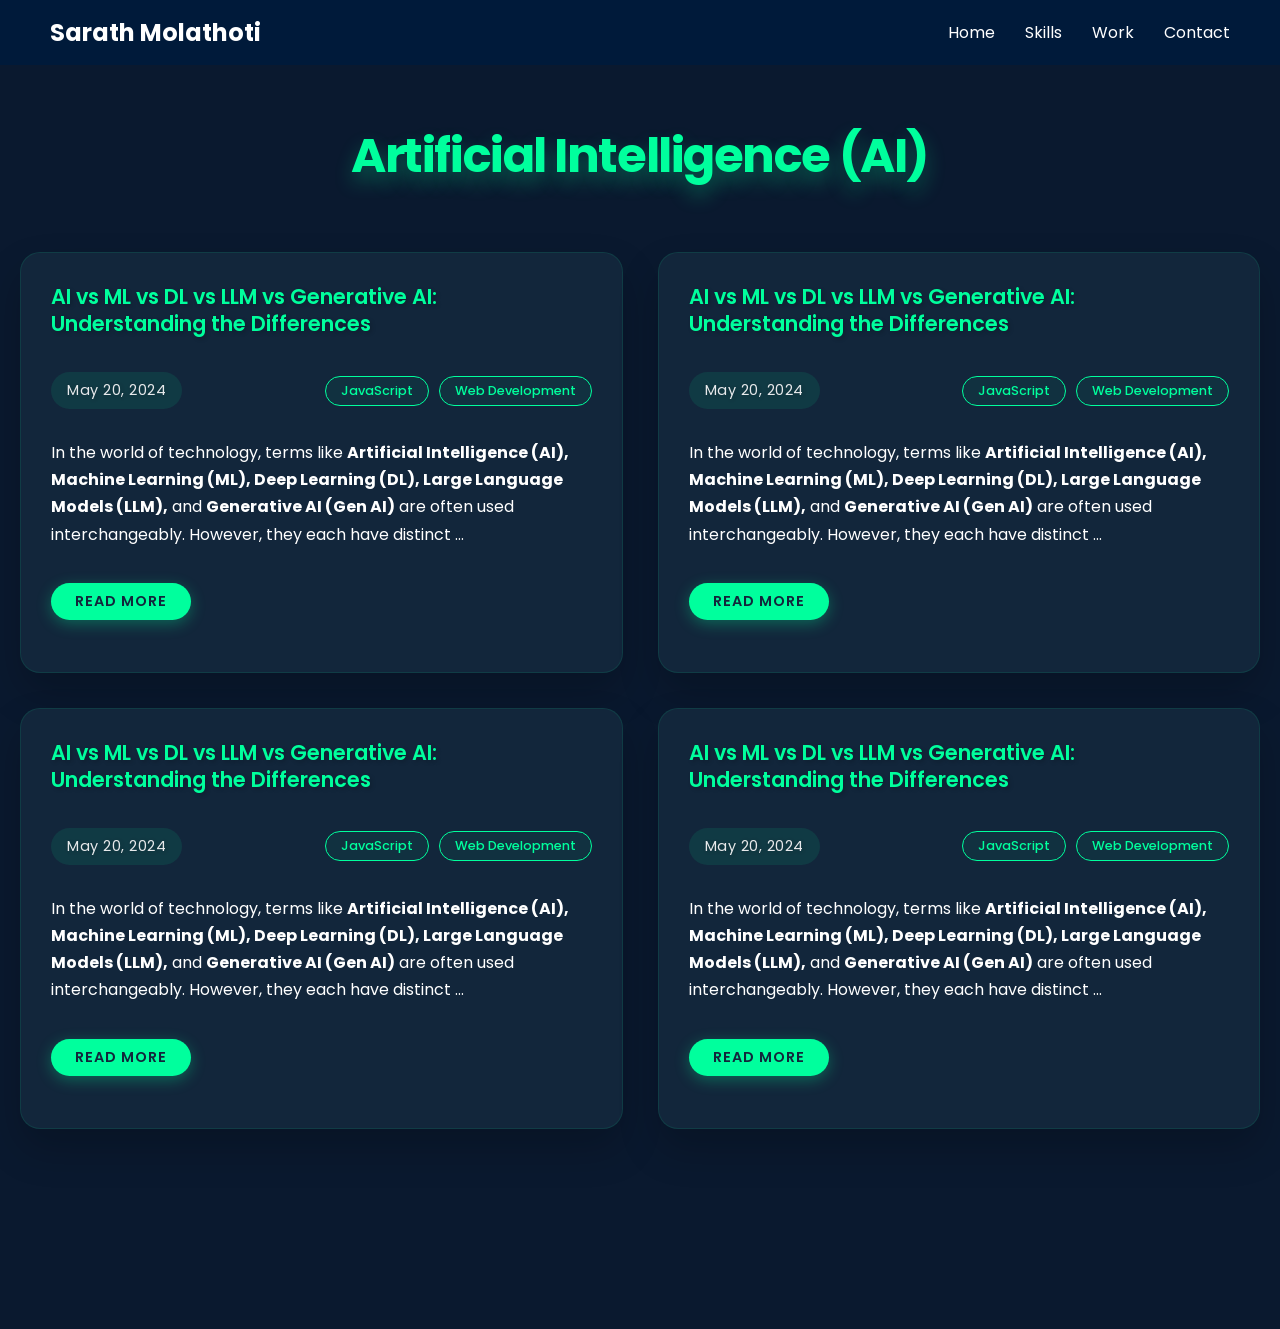
<file: content/categories/ai/ai.html>
<!DOCTYPE html>
<html lang="en">
  <head>
    <meta charset="UTF-8" />
    <meta name="viewport" content="width=device-width, initial-scale=1.0" />
    <title>Artificial Intelligence(AI)</title>
    <link
      href="https://fonts.googleapis.com/css2?family=Poppins:wght@300;400;500;600;700&display=swap"
      rel="stylesheet"
    />
    <link rel="stylesheet" type="text/css" href="../../../index.css" />
    <link rel="stylesheet" type="text/css" href="../category.css" />
  </head>
  <body>
    <nav class="navbar">
      <div class="logo">Sarath Molathoti</div>
      <ul class="nav-links">
        <li><a href="../../../index.html">Home</a></li>
        <li><a href="#skills">Skills</a></li>
        <li><a href="#work">Work</a></li>
        <li><a href="#contact">Contact</a></li>
      </ul>
    </nav>
    <div class="blog-container">
      <div class="blog-header">
        <h1>Artificial Intelligence (AI)</h1>
      </div>

      <div class="blog-posts">
        <!-- Blog Post 1 -->
        <div class="blog-card">
          <div class="card-header">
            <h3 class="blog-card-title">
              AI vs ML vs DL vs LLM vs Generative AI: Understanding the
              Differences
            </h3>
          </div>
          <div class="post-meta">
            <div class="post-date">May 20, 2024</div>
            <div class="categories">
              <div class="category">JavaScript</div>
              <div class="category">Web Development</div>
            </div>
          </div>
          <p class="blog-card-excerpt"></p>
          <p>
            In the world of technology, terms like
            <strong
              >Artificial Intelligence (AI), Machine Learning (ML), Deep
              Learning (DL), Large Language Models (LLM),</strong
            >
            and <strong>Generative AI (Gen AI)</strong> are often used
            interchangeably. However, they each have distinct ...
          </p>
          <a href="ai-terms.html" class="read-more-btn">Read More</a>
        </div>
        <div class="blog-card">
          <div class="card-header">
            <h3 class="blog-card-title">
              AI vs ML vs DL vs LLM vs Generative AI: Understanding the
              Differences
            </h3>
          </div>
          <div class="post-meta">
            <div class="post-date">May 20, 2024</div>
            <div class="categories">
              <div class="category">JavaScript</div>
              <div class="category">Web Development</div>
            </div>
          </div>
          <p class="blog-card-excerpt"></p>
          <p>
            In the world of technology, terms like
            <strong
              >Artificial Intelligence (AI), Machine Learning (ML), Deep
              Learning (DL), Large Language Models (LLM),</strong
            >
            and <strong>Generative AI (Gen AI)</strong> are often used
            interchangeably. However, they each have distinct ...
          </p>
          <a href="fine-tuning-llm.html" class="read-more-btn">Read More</a>
        </div>
        <div class="blog-card">
          <div class="card-header">
            <h3 class="blog-card-title">
              AI vs ML vs DL vs LLM vs Generative AI: Understanding the
              Differences
            </h3>
          </div>
          <div class="post-meta">
            <div class="post-date">May 20, 2024</div>
            <div class="categories">
              <div class="category">JavaScript</div>
              <div class="category">Web Development</div>
            </div>
          </div>
          <p class="blog-card-excerpt"></p>
          <p>
            In the world of technology, terms like
            <strong
              >Artificial Intelligence (AI), Machine Learning (ML), Deep
              Learning (DL), Large Language Models (LLM),</strong
            >
            and <strong>Generative AI (Gen AI)</strong> are often used
            interchangeably. However, they each have distinct ...
          </p>
          <a href="ai-terms.html" class="read-more-btn">Read More</a>
        </div>
        <div class="blog-card">
          <div class="card-header">
            <h3 class="blog-card-title">
              AI vs ML vs DL vs LLM vs Generative AI: Understanding the
              Differences
            </h3>
          </div>
          <div class="post-meta">
            <div class="post-date">May 20, 2024</div>
            <div class="categories">
              <div class="category">JavaScript</div>
              <div class="category">Web Development</div>
            </div>
          </div>
          <p class="blog-card-excerpt"></p>
          <p>
            In the world of technology, terms like
            <strong
              >Artificial Intelligence (AI), Machine Learning (ML), Deep
              Learning (DL), Large Language Models (LLM),</strong
            >
            and <strong>Generative AI (Gen AI)</strong> are often used
            interchangeably. However, they each have distinct ...
          </p>
          <a href="ai-terms.html" class="read-more-btn">Read More</a>
        </div>
      </div>
    </div>

    <script src="https://unpkg.com/aos@2.3.1/dist/aos.js"></script>
    <script>
      AOS.init({
        duration: 1000,
        once: true,
      });
    </script>
  </body>
</html>
</file>
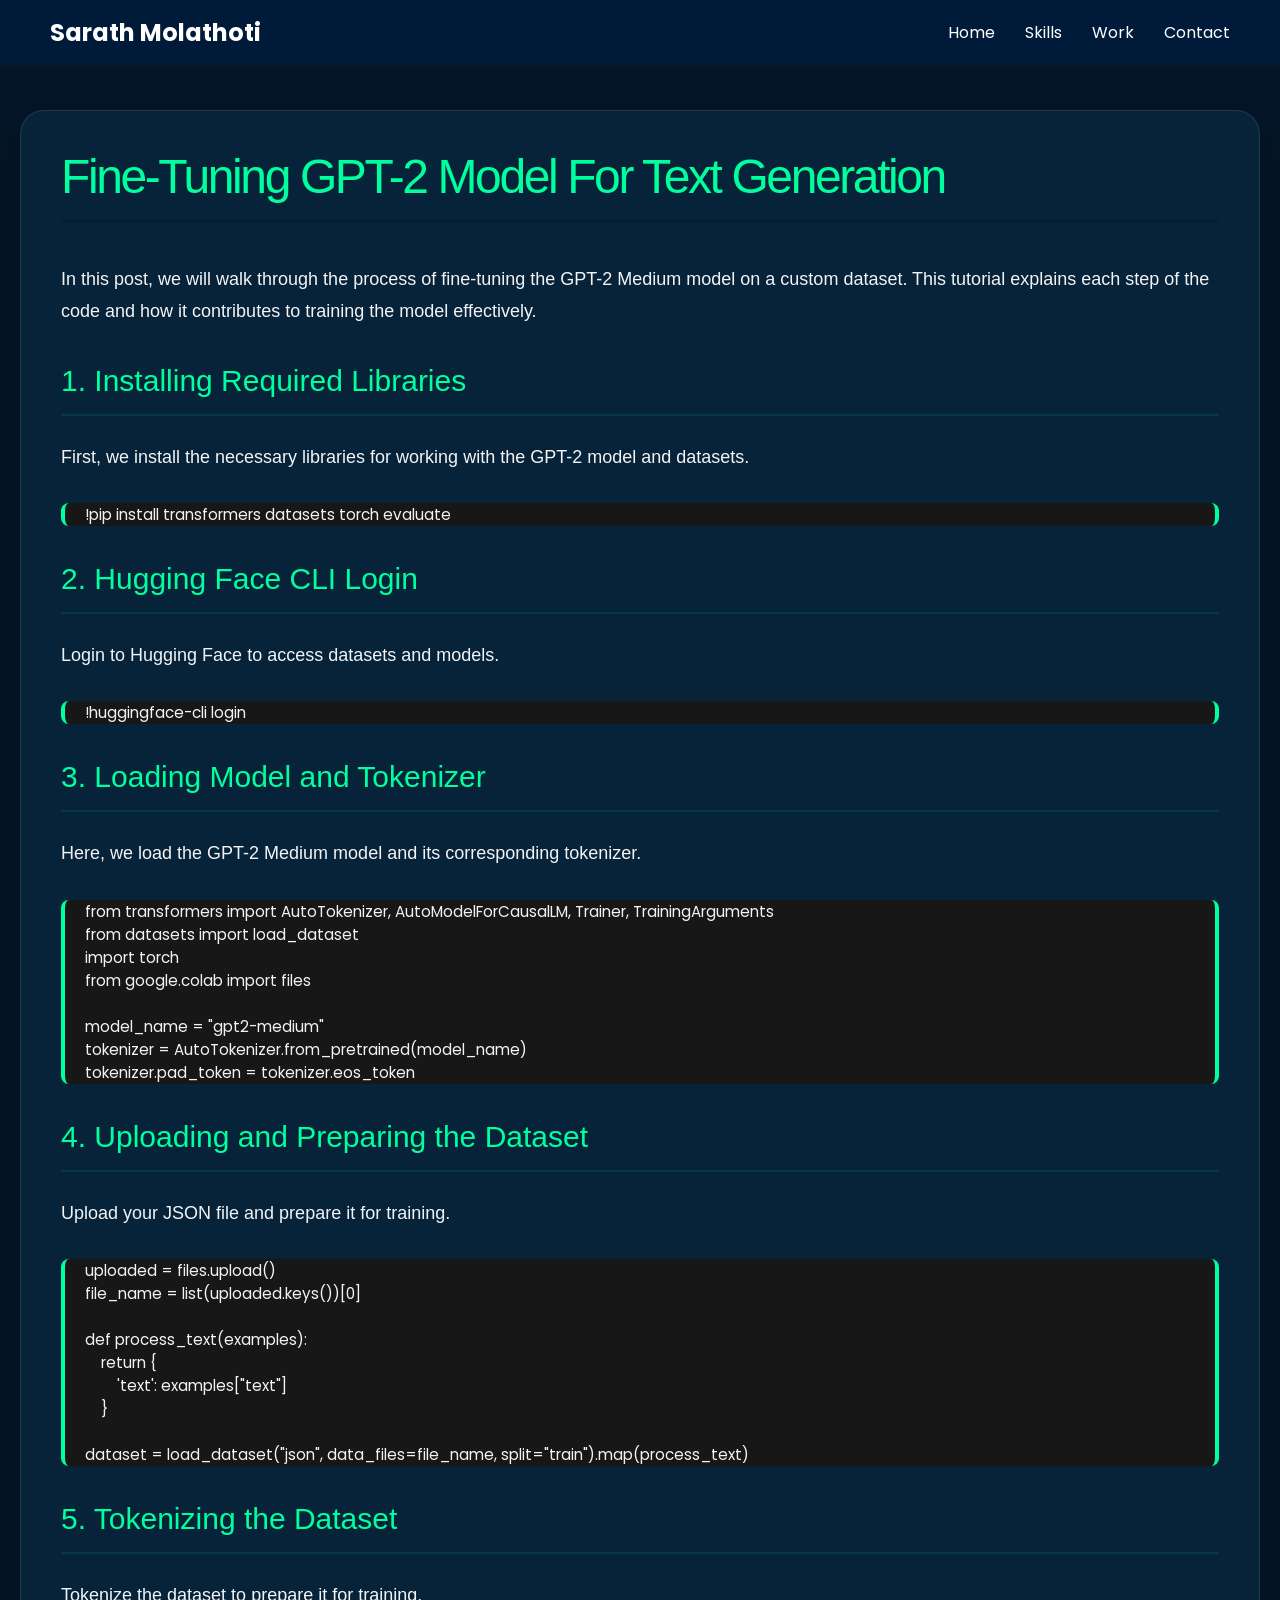
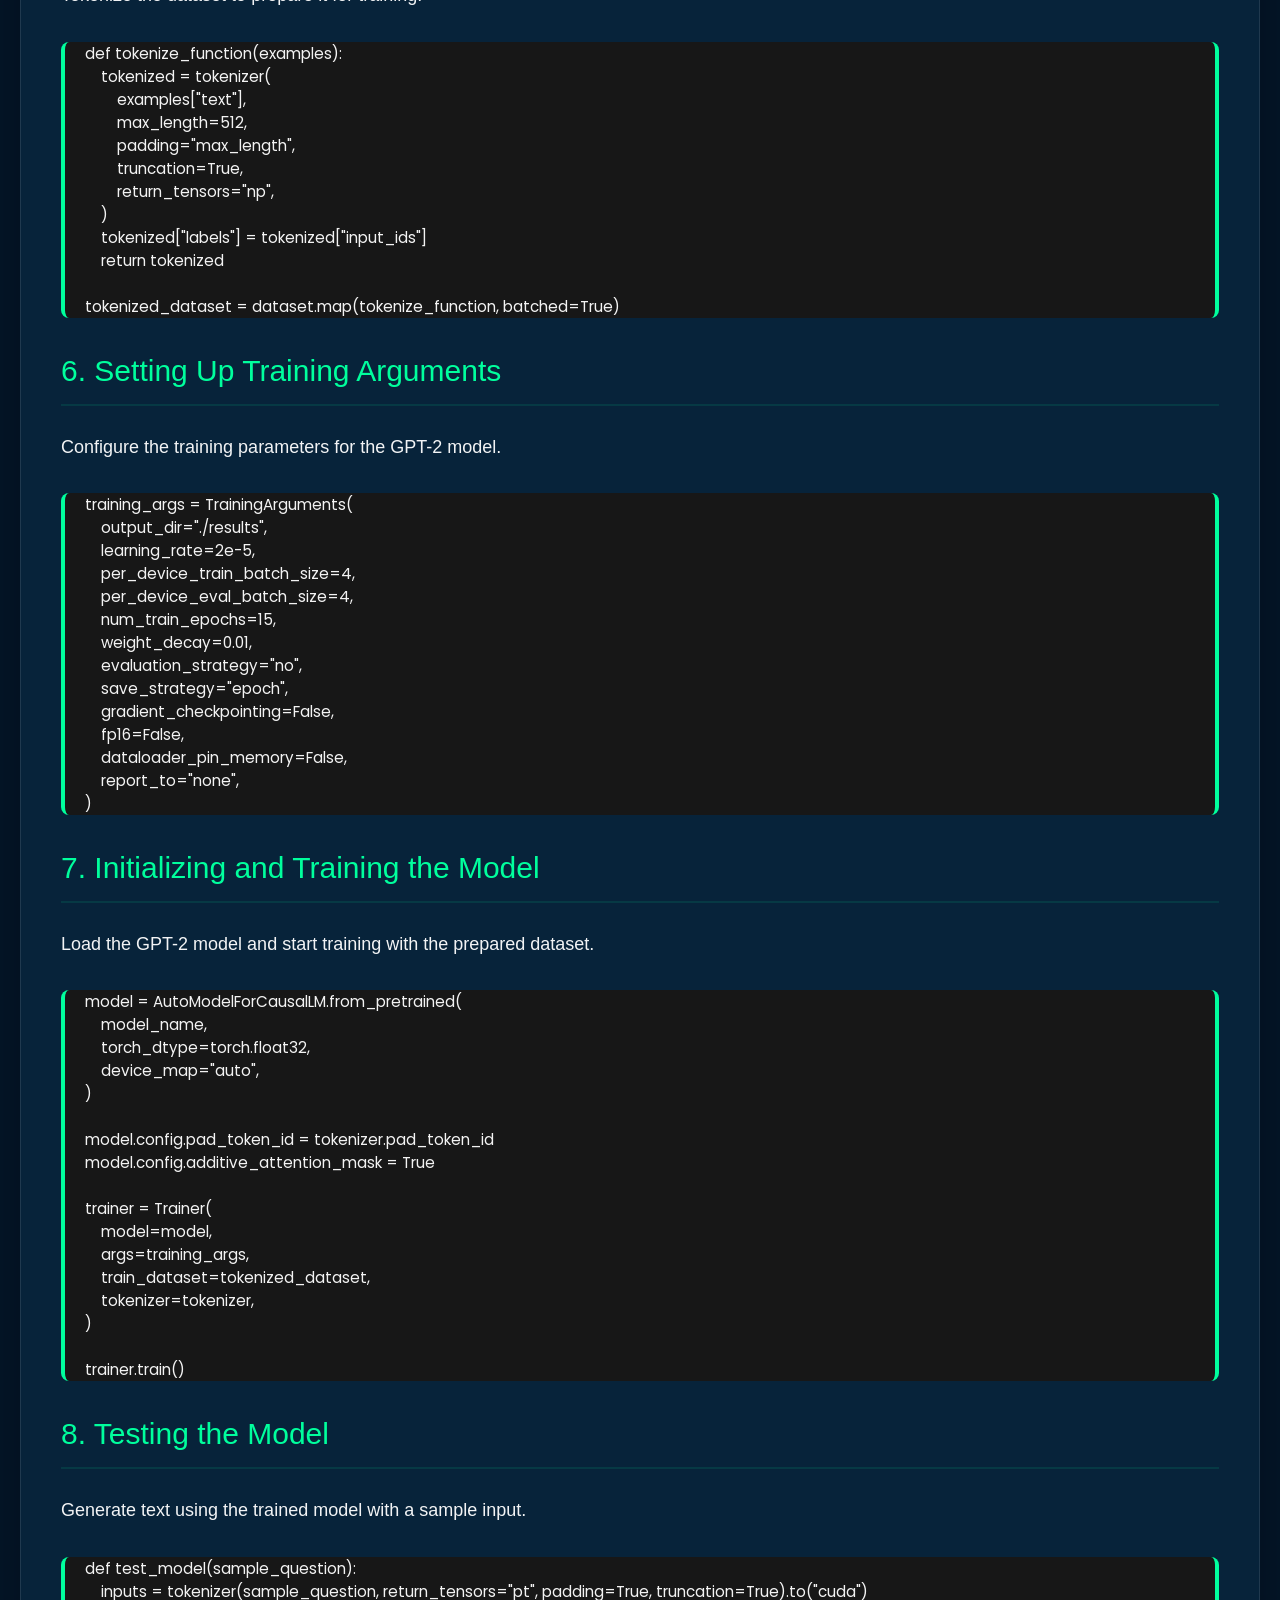
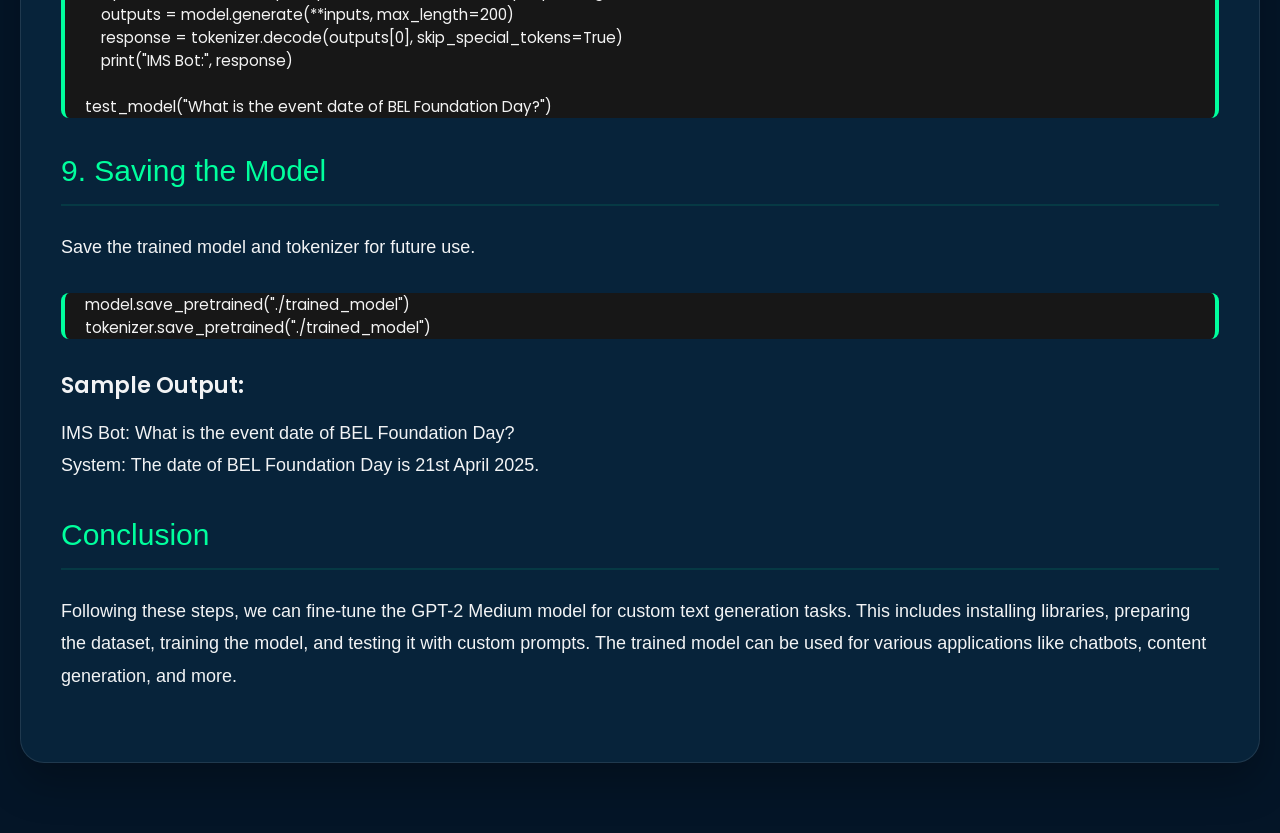
<file: content/categories/ai/fine-tuning-llm.html>
<!DOCTYPE html>
<html lang="en">
  <head>
    <meta charset="UTF-8" />
    <meta name="viewport" content="width=device-width, initial-scale=1.0" />
    <title>Fine-Tuning GPT-2 Model</title>
    <link
      href="https://fonts.googleapis.com/css2?family=Poppins:wght@300;400;500;600;700&display=swap"
      rel="stylesheet"
    />
    <link rel="stylesheet" type="text/css" href="../../../index.css" />
    <link
      rel="stylesheet"
      type="text/css"
      href="../../categories/blog-post.css"
    />
  </head>
  <body>
    <nav class="navbar">
      <div class="logo">Sarath Molathoti</div>
      <ul class="nav-links">
        <li><a href="../../../index.html">Home</a></li>
        <li><a href="#skills">Skills</a></li>
        <li><a href="#work">Work</a></li>
        <li><a href="#contact">Contact</a></li>
      </ul>
    </nav>

    <main class="blog-container">
      <article class="blog-card">
        <div class="card-header">
          <h1 class="blog-card-title">
            Fine-Tuning GPT-2 Model for Text Generation
          </h1>
        </div>

        <p>
          In this post, we will walk through the process of fine-tuning the
          GPT-2 Medium model on a custom dataset. This tutorial explains each
          step of the code and how it contributes to training the model
          effectively.
        </p>

        <h2>1. Installing Required Libraries</h2>
        <p>
          First, we install the necessary libraries for working with the GPT-2
          model and datasets.
        </p>
        <pre><code>!pip install transformers datasets torch evaluate</code></pre>

        <h2>2. Hugging Face CLI Login</h2>
        <p>Login to Hugging Face to access datasets and models.</p>
        <pre><code>!huggingface-cli login</code></pre>

        <h2>3. Loading Model and Tokenizer</h2>
        <p>
          Here, we load the GPT-2 Medium model and its corresponding tokenizer.
        </p>
        <pre><code>from transformers import AutoTokenizer, AutoModelForCausalLM, Trainer, TrainingArguments
from datasets import load_dataset
import torch
from google.colab import files

model_name = "gpt2-medium"
tokenizer = AutoTokenizer.from_pretrained(model_name)
tokenizer.pad_token = tokenizer.eos_token</code></pre>

        <h2>4. Uploading and Preparing the Dataset</h2>
        <p>Upload your JSON file and prepare it for training.</p>
        <pre><code>uploaded = files.upload()
file_name = list(uploaded.keys())[0]

def process_text(examples):
    return {
        'text': examples["text"]
    }

dataset = load_dataset("json", data_files=file_name, split="train").map(process_text)</code></pre>

        <h2>5. Tokenizing the Dataset</h2>
        <p>Tokenize the dataset to prepare it for training.</p>
        <pre><code>def tokenize_function(examples):
    tokenized = tokenizer(
        examples["text"],
        max_length=512,
        padding="max_length",
        truncation=True,
        return_tensors="np",
    )
    tokenized["labels"] = tokenized["input_ids"]
    return tokenized

tokenized_dataset = dataset.map(tokenize_function, batched=True)</code></pre>

        <h2>6. Setting Up Training Arguments</h2>
        <p>Configure the training parameters for the GPT-2 model.</p>
        <pre><code>training_args = TrainingArguments(
    output_dir="./results",
    learning_rate=2e-5,
    per_device_train_batch_size=4,
    per_device_eval_batch_size=4,
    num_train_epochs=15,
    weight_decay=0.01,
    evaluation_strategy="no",
    save_strategy="epoch",
    gradient_checkpointing=False,
    fp16=False,
    dataloader_pin_memory=False,
    report_to="none",
)</code></pre>

        <h2>7. Initializing and Training the Model</h2>
        <p>
          Load the GPT-2 model and start training with the prepared dataset.
        </p>
        <pre><code>model = AutoModelForCausalLM.from_pretrained(
    model_name,
    torch_dtype=torch.float32,
    device_map="auto",
)

model.config.pad_token_id = tokenizer.pad_token_id
model.config.additive_attention_mask = True

trainer = Trainer(
    model=model,
    args=training_args,
    train_dataset=tokenized_dataset,
    tokenizer=tokenizer,
)

trainer.train()</code></pre>

        <h2>8. Testing the Model</h2>
        <p>Generate text using the trained model with a sample input.</p>
        <pre><code>def test_model(sample_question):
    inputs = tokenizer(sample_question, return_tensors="pt", padding=True, truncation=True).to("cuda")
    outputs = model.generate(**inputs, max_length=200)
    response = tokenizer.decode(outputs[0], skip_special_tokens=True)
    print("IMS Bot:", response)

test_model("What is the event date of BEL Foundation Day?")</code></pre>

        <h2>9. Saving the Model</h2>
        <p>Save the trained model and tokenizer for future use.</p>
        <pre><code>model.save_pretrained("./trained_model")
tokenizer.save_pretrained("./trained_model")</code></pre>

        <h3>Sample Output:</h3>
        <p>
          IMS Bot: What is the event date of BEL Foundation Day?<br />
          System: The date of BEL Foundation Day is 21st April 2025.
        </p>

        <h2>Conclusion</h2>
        <p>
          Following these steps, we can fine-tune the GPT-2 Medium model for
          custom text generation tasks. This includes installing libraries,
          preparing the dataset, training the model, and testing it with custom
          prompts. The trained model can be used for various applications like
          chatbots, content generation, and more.
        </p>
      </article>
    </main>
  </body>
</html>
</file>
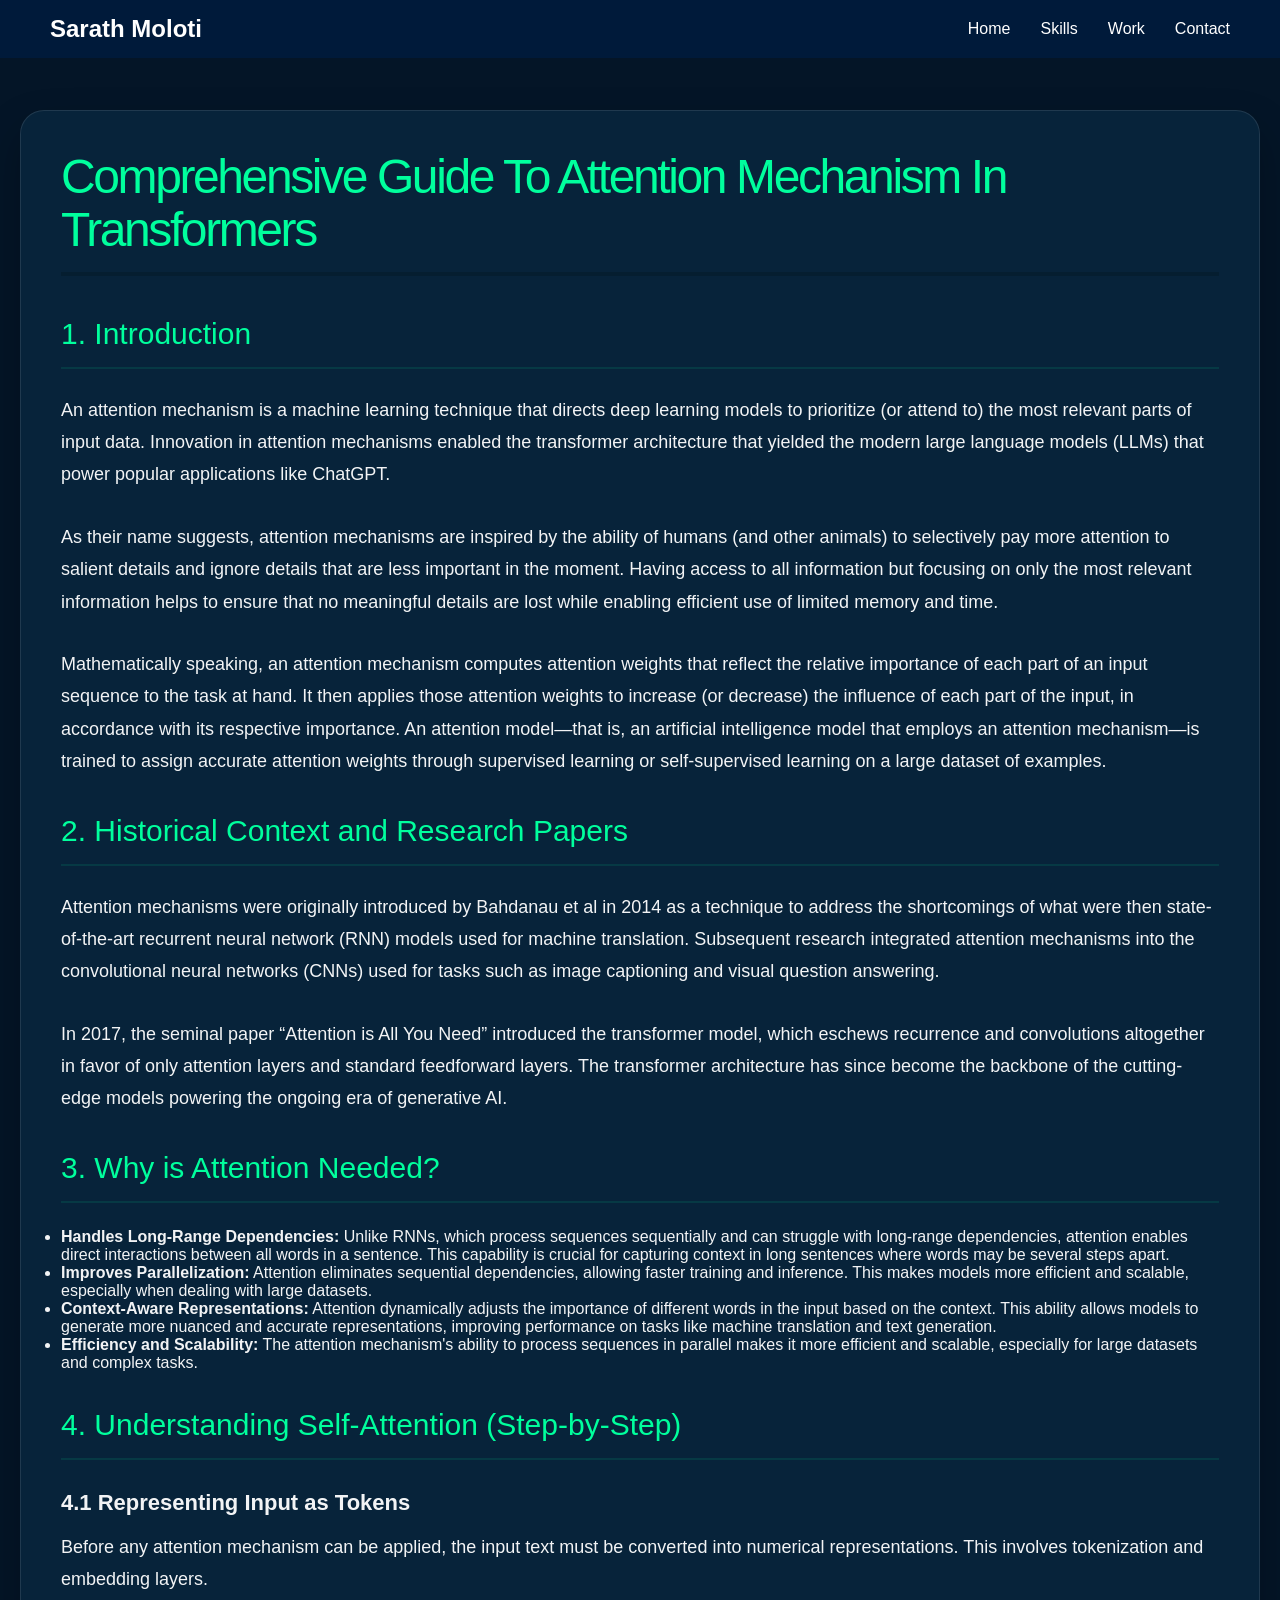
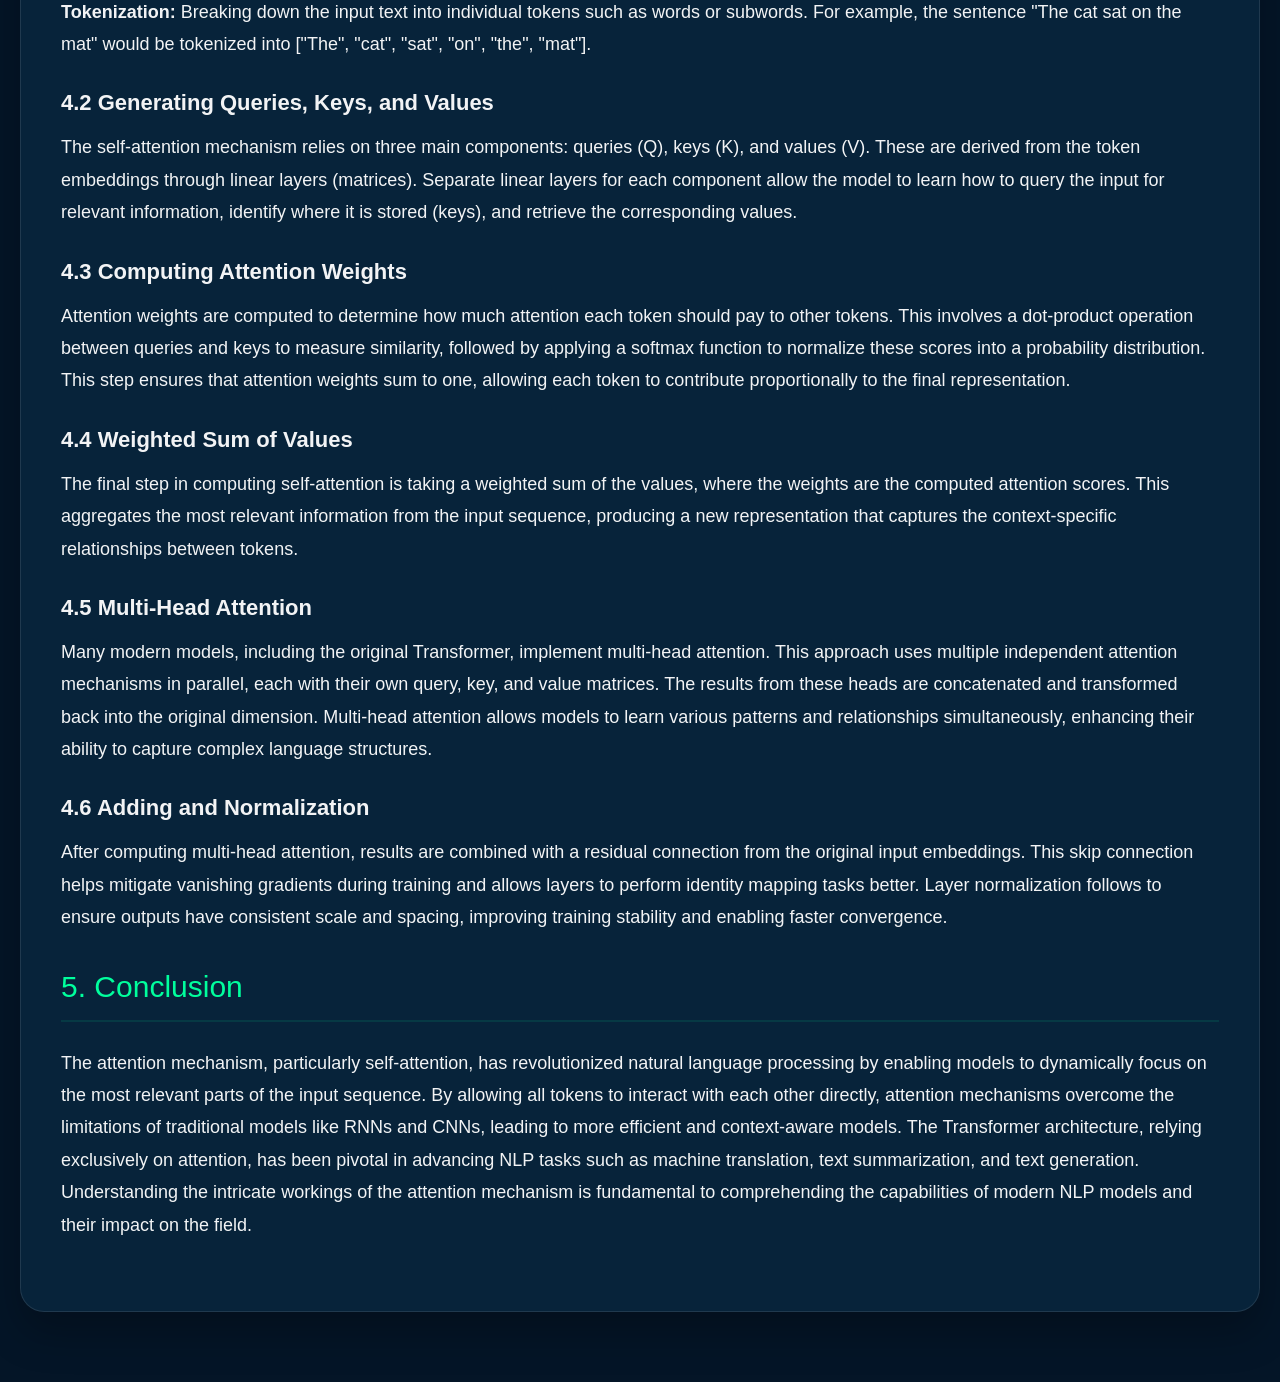
<file: content/categories/ai/simplified_self_attention.html>
<!DOCTYPE html>
<html lang="en">
  <head>
    <meta charset="UTF-8" />
    <meta name="viewport" content="width=device-width, initial-scale=1.0" />
    <title>Comprehensive Guide to Attention Mechanism in Transformers</title>
    <link rel="stylesheet" type="text/css" href="../../../index.css" />
    <link
      rel="stylesheet"
      type="text/css"
      href="../../categories/blog-post.css"
    />
  </head>
  <body>
    <nav class="navbar">
      <div class="logo">Sarath Moloti</div>
      <ul class="nav-links">
        <li><a href="../../../index.html">Home</a></li>
        <li><a href="#skills">Skills</a></li>
        <li><a href="#work">Work</a></li>
        <li><a href="#contact">Contact</a></li>
      </ul>
    </nav>

    <main class="blog-container">
      <article class="blog-card">
        <div class="container">
          <h1>Comprehensive Guide to Attention Mechanism in Transformers</h1>

          <section class="intro">
            <h2>1. Introduction</h2>
            <p>
              An attention mechanism is a machine learning technique that
              directs deep learning models to prioritize (or attend to) the most
              relevant parts of input data. Innovation in attention mechanisms
              enabled the transformer architecture that yielded the modern large
              language models (LLMs) that power popular applications like
              ChatGPT.
            </p>
            <p>
              As their name suggests, attention mechanisms are inspired by the
              ability of humans (and other animals) to selectively pay more
              attention to salient details and ignore details that are less
              important in the moment. Having access to all information but
              focusing on only the most relevant information helps to ensure
              that no meaningful details are lost while enabling efficient use
              of limited memory and time.
            </p>
            <p>
              Mathematically speaking, an attention mechanism computes attention
              weights that reflect the relative importance of each part of an
              input sequence to the task at hand. It then applies those
              attention weights to increase (or decrease) the influence of each
              part of the input, in accordance with its respective importance.
              An attention model—that is, an artificial intelligence model that
              employs an attention mechanism—is trained to assign accurate
              attention weights through supervised learning or self-supervised
              learning on a large dataset of examples.
            </p>
          </section>

          <section class="history">
            <h2>2. Historical Context and Research Papers</h2>

            <p>
              Attention mechanisms were originally introduced by Bahdanau et al
              in 2014 as a technique to address the shortcomings of what were
              then state-of-the-art recurrent neural network (RNN) models used
              for machine translation. Subsequent research integrated attention
              mechanisms into the convolutional neural networks (CNNs) used for
              tasks such as image captioning and visual question answering.
            </p>

            <p>
              In 2017, the seminal paper “Attention is All You Need” introduced
              the transformer model, which eschews recurrence and convolutions
              altogether in favor of only attention layers and standard
              feedforward layers. The transformer architecture has since become
              the backbone of the cutting-edge models powering the ongoing era
              of generative AI.
            </p>
          </section>

          <section class="why-attention">
            <h2>3. Why is Attention Needed?</h2>
            <ul>
              <li>
                <strong>Handles Long-Range Dependencies:</strong> Unlike RNNs,
                which process sequences sequentially and can struggle with
                long-range dependencies, attention enables direct interactions
                between all words in a sentence. This capability is crucial for
                capturing context in long sentences where words may be several
                steps apart.
              </li>
              <li>
                <strong>Improves Parallelization:</strong> Attention eliminates
                sequential dependencies, allowing faster training and inference.
                This makes models more efficient and scalable, especially when
                dealing with large datasets.
              </li>
              <li>
                <strong>Context-Aware Representations:</strong> Attention
                dynamically adjusts the importance of different words in the
                input based on the context. This ability allows models to
                generate more nuanced and accurate representations, improving
                performance on tasks like machine translation and text
                generation.
              </li>
              <li>
                <strong>Efficiency and Scalability:</strong> The attention
                mechanism's ability to process sequences in parallel makes it
                more efficient and scalable, especially for large datasets and
                complex tasks.
              </li>
            </ul>
          </section>

          <section class="self-attention">
            <h2>4. Understanding Self-Attention (Step-by-Step)</h2>

            <h3>4.1 Representing Input as Tokens</h3>
            <p>
              Before any attention mechanism can be applied, the input text must
              be converted into numerical representations. This involves
              tokenization and embedding layers.
              <br />
              <strong>Tokenization:</strong> Breaking down the input text into
              individual tokens such as words or subwords. For example, the
              sentence "The cat sat on the mat" would be tokenized into ["The",
              "cat", "sat", "on", "the", "mat"].
            </p>

            <h3>4.2 Generating Queries, Keys, and Values</h3>
            <p>
              The self-attention mechanism relies on three main components:
              queries (Q), keys (K), and values (V). These are derived from the
              token embeddings through linear layers (matrices). Separate linear
              layers for each component allow the model to learn how to query
              the input for relevant information, identify where it is stored
              (keys), and retrieve the corresponding values.
            </p>

            <h3>4.3 Computing Attention Weights</h3>
            <p>
              Attention weights are computed to determine how much attention
              each token should pay to other tokens. This involves a dot-product
              operation between queries and keys to measure similarity, followed
              by applying a softmax function to normalize these scores into a
              probability distribution. This step ensures that attention weights
              sum to one, allowing each token to contribute proportionally to
              the final representation.
            </p>

            <h3>4.4 Weighted Sum of Values</h3>
            <p>
              The final step in computing self-attention is taking a weighted
              sum of the values, where the weights are the computed attention
              scores. This aggregates the most relevant information from the
              input sequence, producing a new representation that captures the
              context-specific relationships between tokens.
            </p>

            <h3>4.5 Multi-Head Attention</h3>
            <p>
              Many modern models, including the original Transformer, implement
              multi-head attention. This approach uses multiple independent
              attention mechanisms in parallel, each with their own query, key,
              and value matrices. The results from these heads are concatenated
              and transformed back into the original dimension. Multi-head
              attention allows models to learn various patterns and
              relationships simultaneously, enhancing their ability to capture
              complex language structures.
            </p>

            <h3>4.6 Adding and Normalization</h3>
            <p>
              After computing multi-head attention, results are combined with a
              residual connection from the original input embeddings. This skip
              connection helps mitigate vanishing gradients during training and
              allows layers to perform identity mapping tasks better. Layer
              normalization follows to ensure outputs have consistent scale and
              spacing, improving training stability and enabling faster
              convergence.
            </p>
          </section>

          <section class="conclusion">
            <h2>5. Conclusion</h2>
            <p>
              The attention mechanism, particularly self-attention, has
              revolutionized natural language processing by enabling models to
              dynamically focus on the most relevant parts of the input
              sequence. By allowing all tokens to interact with each other
              directly, attention mechanisms overcome the limitations of
              traditional models like RNNs and CNNs, leading to more efficient
              and context-aware models. The Transformer architecture, relying
              exclusively on attention, has been pivotal in advancing NLP tasks
              such as machine translation, text summarization, and text
              generation. Understanding the intricate workings of the attention
              mechanism is fundamental to comprehending the capabilities of
              modern NLP models and their impact on the field.
            </p>
          </section>
        </div>
      </article>
    </main>
  </body>
</html>
</file>
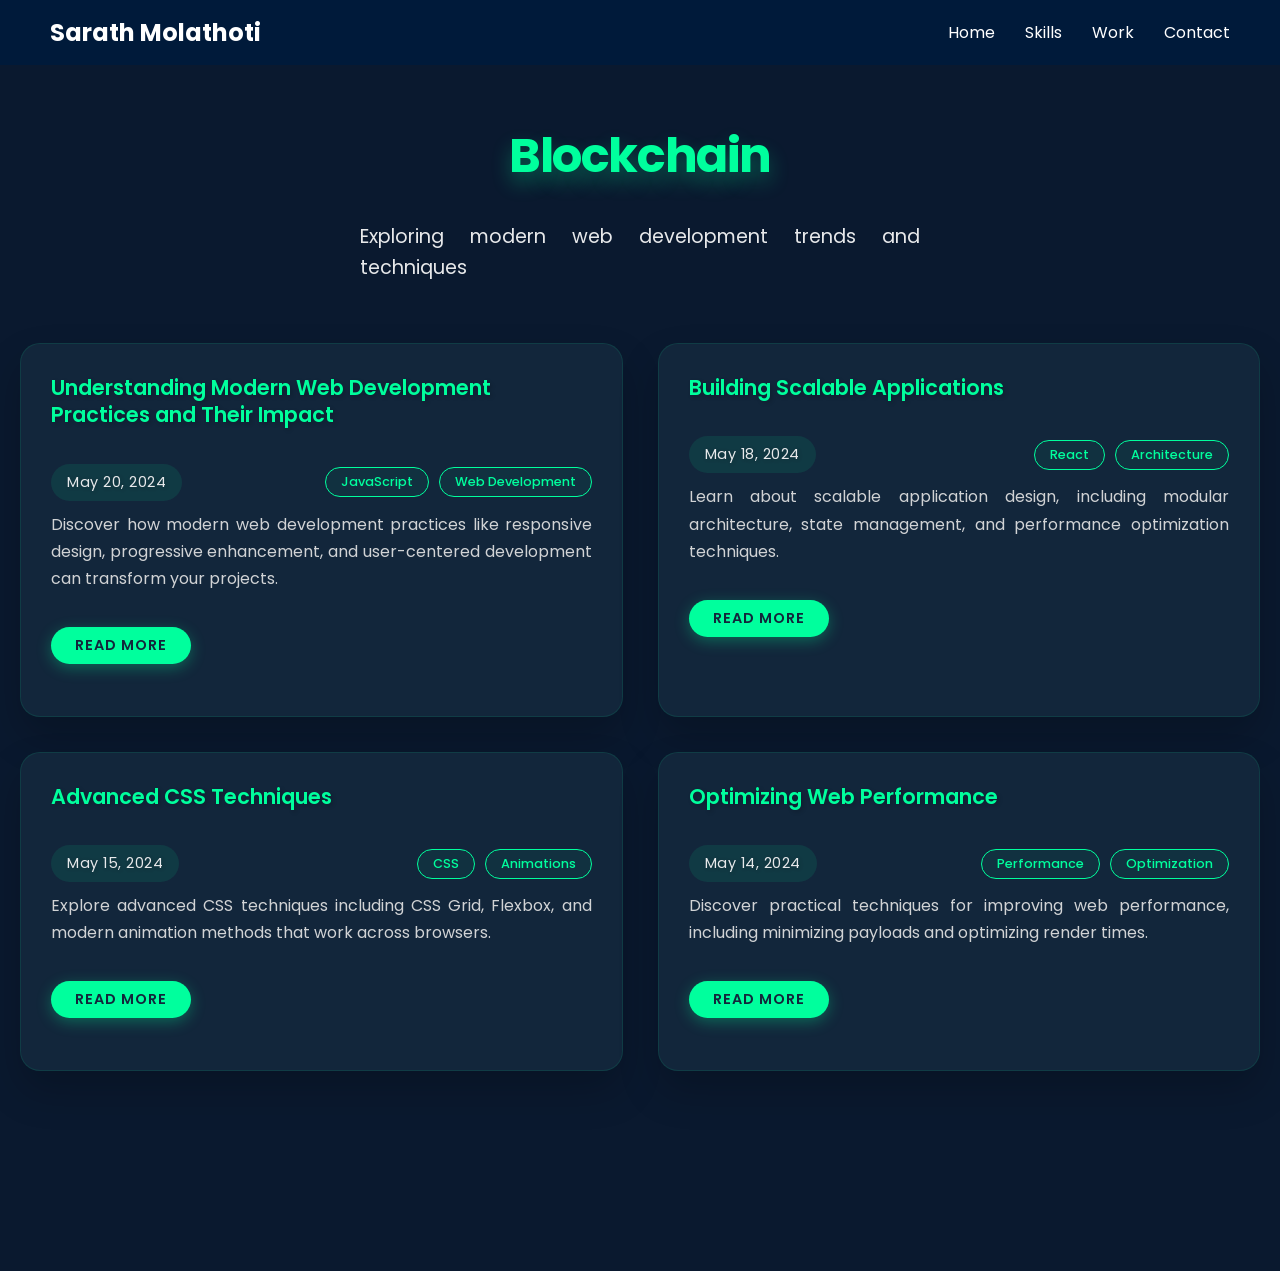
<file: content/categories/blockchain/blockchain.html>
<!DOCTYPE html>
<html lang="en">
  <head>
    <meta charset="UTF-8" />
    <meta name="viewport" content="width=device-width, initial-scale=1.0" />
    <title>Blockchain</title>
    <link
      href="https://fonts.googleapis.com/css2?family=Poppins:wght@300;400;500;600;700&display=swap"
      rel="stylesheet"
    />
    <link rel="stylesheet" type="text/css" href="../../../index.css" />
    <link rel="stylesheet" type="text/css" href="../category.css" />
  </head>
  <body>
    <nav class="navbar">
      <div class="logo">Sarath Molathoti</div>
      <ul class="nav-links">
        <li><a href="#home">Home</a></li>
        <li><a href="#skills">Skills</a></li>
        <li><a href="#work">Work</a></li>
        <li><a href="#contact">Contact</a></li>
      </ul>
    </nav>
    <div class="blog-container">
      <div class="blog-header">
        <h1>Blockchain</h1>
        <p>Exploring modern web development trends and techniques</p>
      </div>

      <div class="blog-posts">
        <!-- Blog Post 1 -->
        <div class="blog-card">
          <div class="card-header">
            <h3 class="blog-card-title">
              Understanding Modern Web Development Practices and Their Impact
            </h3>
          </div>
          <div class="post-meta">
            <div class="post-date">May 20, 2024</div>
            <div class="categories">
              <div class="category">JavaScript</div>
              <div class="category">Web Development</div>
            </div>
          </div>
          <p class="blog-card-excerpt">
            Discover how modern web development practices like responsive
            design, progressive enhancement, and user-centered development can
            transform your projects.
          </p>
          <a href="#" class="read-more-btn">Read More</a>
        </div>

        <!-- Blog Post 2 -->
        <div class="blog-card">
          <div class="card-header">
            <h3 class="blog-card-title">Building Scalable Applications</h3>
          </div>
          <div class="post-meta">
            <div class="post-date">May 18, 2024</div>
            <div class="categories">
              <div class="category">React</div>
              <div class="category">Architecture</div>
            </div>
          </div>
          <p class="blog-card-excerpt">
            Learn about scalable application design, including modular
            architecture, state management, and performance optimization
            techniques.
          </p>
          <a href="#" class="read-more-btn">Read More</a>
        </div>

        <!-- Blog Post 3 -->
        <div class="blog-card">
          <div class="card-header">
            <h3 class="blog-card-title">Advanced CSS Techniques</h3>
          </div>
          <div class="post-meta">
            <div class="post-date">May 15, 2024</div>
            <div class="categories">
              <div class="category">CSS</div>
              <div class="category">Animations</div>
            </div>
          </div>
          <p class="blog-card-excerpt">
            Explore advanced CSS techniques including CSS Grid, Flexbox, and
            modern animation methods that work across browsers.
          </p>
          <a href="#" class="read-more-btn">Read More</a>
        </div>

        <!-- Blog Post 4 -->
        <div class="blog-card">
          <div class="card-header">
            <h3 class="blog-card-title">Optimizing Web Performance</h3>
          </div>
          <div class="post-meta">
            <div class="post-date">May 14, 2024</div>
            <div class="categories">
              <div class="category">Performance</div>
              <div class="category">Optimization</div>
            </div>
          </div>
          <p class="blog-card-excerpt">
            Discover practical techniques for improving web performance,
            including minimizing payloads and optimizing render times.
          </p>
          <a href="#" class="read-more-btn">Read More</a>
        </div>
      </div>
    </div>

    <script src="https://unpkg.com/aos@2.3.1/dist/aos.js"></script>
    <script>
      AOS.init({
        duration: 1000,
        once: true,
      });
    </script>
  </body>
</html>
</file>
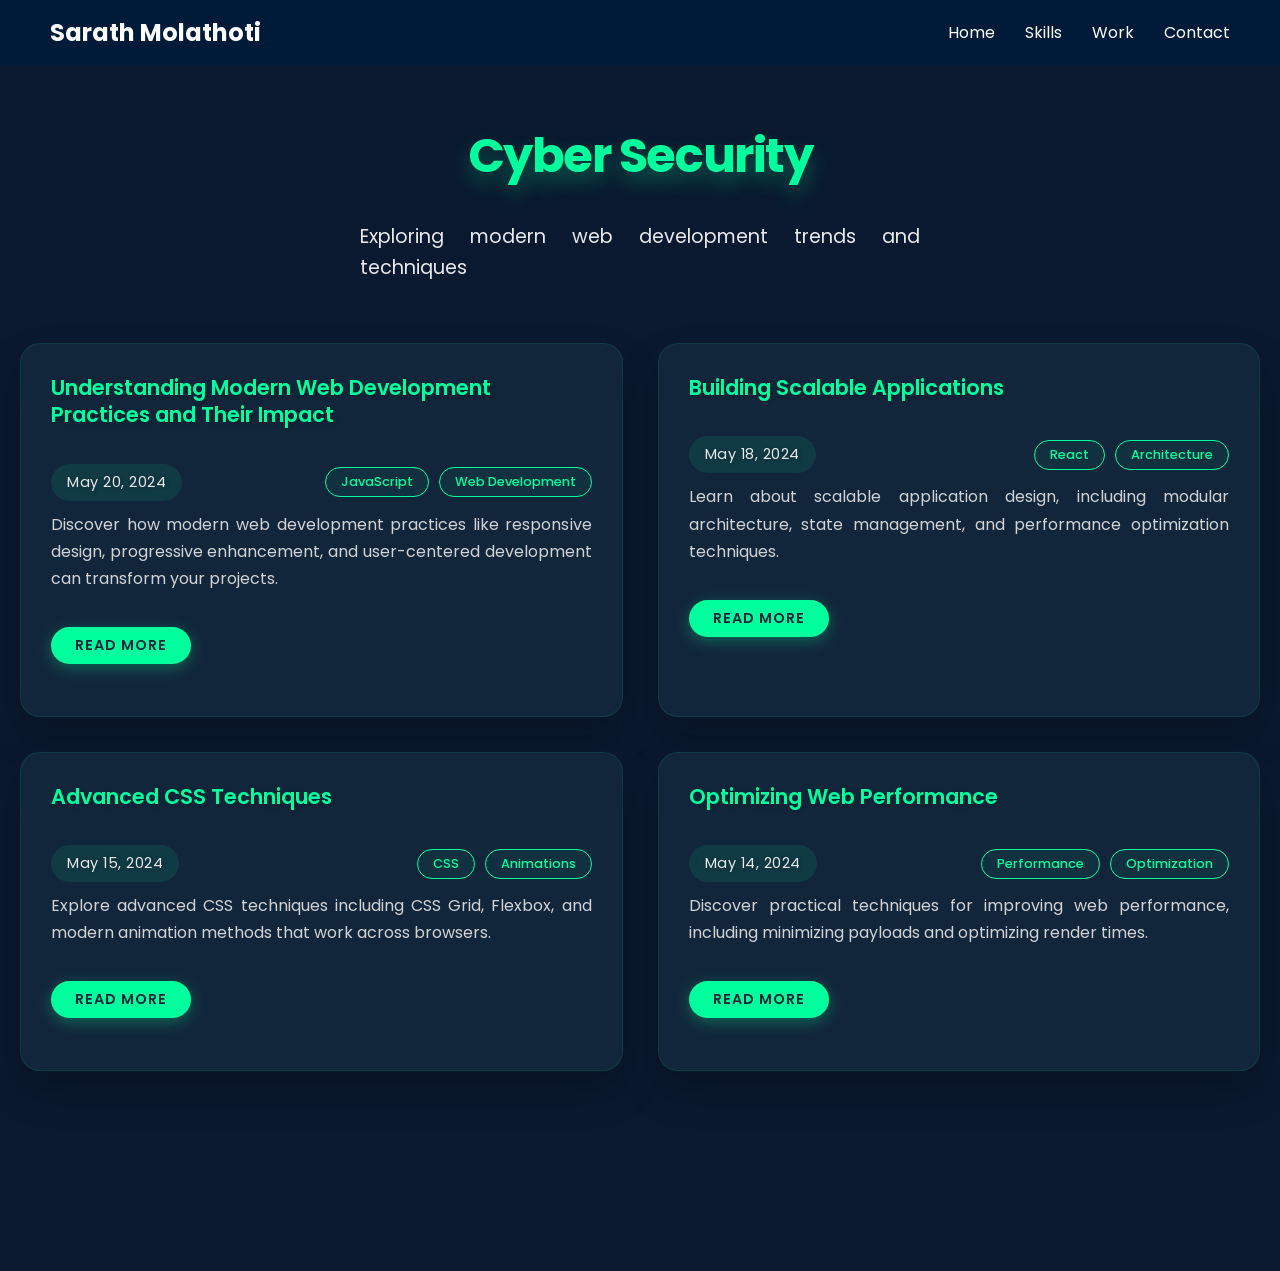
<file: content/categories/cybersecurity/cybersecurity.html>
<!DOCTYPE html>
<html lang="en">
  <head>
    <meta charset="UTF-8" />
    <meta name="viewport" content="width=device-width, initial-scale=1.0" />
    <title>CyberSecurity</title>
    <link
      href="https://fonts.googleapis.com/css2?family=Poppins:wght@300;400;500;600;700&display=swap"
      rel="stylesheet"
    />
    <link rel="stylesheet" type="text/css" href="../../../index.css" />
    <link rel="stylesheet" type="text/css" href="../category.css" />
  </head>
  <body>
    <nav class="navbar">
      <div class="logo">Sarath Molathoti</div>
      <ul class="nav-links">
        <li><a href="#home">Home</a></li>
        <li><a href="#skills">Skills</a></li>
        <li><a href="#work">Work</a></li>
        <li><a href="#contact">Contact</a></li>
      </ul>
    </nav>
    <div class="blog-container">
      <div class="blog-header">
        <h1>Cyber Security</h1>
        <p>Exploring modern web development trends and techniques</p>
      </div>

      <div class="blog-posts">
        <!-- Blog Post 1 -->
        <div class="blog-card">
          <div class="card-header">
            <h3 class="blog-card-title">
              Understanding Modern Web Development Practices and Their Impact
            </h3>
          </div>
          <div class="post-meta">
            <div class="post-date">May 20, 2024</div>
            <div class="categories">
              <div class="category">JavaScript</div>
              <div class="category">Web Development</div>
            </div>
          </div>
          <p class="blog-card-excerpt">
            Discover how modern web development practices like responsive
            design, progressive enhancement, and user-centered development can
            transform your projects.
          </p>
          <a href="./nmap-basics.html" class="read-more-btn">Read More</a>
        </div>

        <!-- Blog Post 2 -->
        <div class="blog-card">
          <div class="card-header">
            <h3 class="blog-card-title">Building Scalable Applications</h3>
          </div>
          <div class="post-meta">
            <div class="post-date">May 18, 2024</div>
            <div class="categories">
              <div class="category">React</div>
              <div class="category">Architecture</div>
            </div>
          </div>
          <p class="blog-card-excerpt">
            Learn about scalable application design, including modular
            architecture, state management, and performance optimization
            techniques.
          </p>
          <a href="#" class="read-more-btn">Read More</a>
        </div>

        <!-- Blog Post 3 -->
        <div class="blog-card">
          <div class="card-header">
            <h3 class="blog-card-title">Advanced CSS Techniques</h3>
          </div>
          <div class="post-meta">
            <div class="post-date">May 15, 2024</div>
            <div class="categories">
              <div class="category">CSS</div>
              <div class="category">Animations</div>
            </div>
          </div>
          <p class="blog-card-excerpt">
            Explore advanced CSS techniques including CSS Grid, Flexbox, and
            modern animation methods that work across browsers.
          </p>
          <a href="#" class="read-more-btn">Read More</a>
        </div>

        <!-- Blog Post 4 -->
        <div class="blog-card">
          <div class="card-header">
            <h3 class="blog-card-title">Optimizing Web Performance</h3>
          </div>
          <div class="post-meta">
            <div class="post-date">May 14, 2024</div>
            <div class="categories">
              <div class="category">Performance</div>
              <div class="category">Optimization</div>
            </div>
          </div>
          <p class="blog-card-excerpt">
            Discover practical techniques for improving web performance,
            including minimizing payloads and optimizing render times.
          </p>
          <a href="#" class="read-more-btn">Read More</a>
        </div>
      </div>
    </div>

    <script src="https://unpkg.com/aos@2.3.1/dist/aos.js"></script>
    <script>
      AOS.init({
        duration: 1000,
        once: true,
      });
    </script>
  </body>
</html>
</file>
<file: index.css>
* {
  margin: 0;
  padding: 0;
  box-sizing: border-box;
  font-family: "Poppins", sans-serif;
}

body {
  background: #0a192f;
  color: #ffffff;
  overflow-x: hidden;
}

/* ===== NAVBAR ===== */
.navbar {
  position: fixed;
  width: 100%;
  padding: 15px 50px;
  display: flex;
  justify-content: space-between;
  align-items: center;
  background: #001a3a;
  z-index: 1000;
  backdrop-filter: blur(10px);
}

.logo {
  font-size: 24px;
  font-weight: bold;
  color: #fff;
  z-index: 1001;
}

.nav-links {
  display: flex;
  gap: 30px;
  list-style: none;
}

.nav-links a {
  color: #fff;
  text-decoration: none;
  font-size: 16px;
  position: relative;
}

.nav-links a:hover {
  color: #00ff9d;
}

.nav-links a::after {
  content: "";
  position: absolute;
  bottom: -5px;
  left: 0;
  width: 0;
  height: 3px;
  background: #00ff9d;
  transition: width 0.3s ease;
}

.nav-links a:hover::after {
  width: 100%;
}

/* Hamburger Menu */
.hamburger {
  display: none;
  flex-direction: column;
  justify-content: space-between;
  width: 30px;
  height: 21px;
  background: transparent;
  border: none;
  cursor: pointer;
  z-index: 1001;
  padding: 0;
}

.hamburger .bar {
  display: block;
  width: 100%;
  height: 3px;
  background: #00ff9d;
  border-radius: 3px;
  transition: all 0.3s ease;
}

.hamburger.active .bar:nth-child(1) {
  transform: rotate(45deg) translate(5px, 6px);
}

.hamburger.active .bar:nth-child(2) {
  opacity: 0;
}

.hamburger.active .bar:nth-child(3) {
  transform: rotate(-45deg) translate(5px, -6px);
}

/* ===== HERO SECTION ===== */
.hero {
  height: 100vh;
  display: flex;
  flex-direction: column;
  justify-content: center;
  align-items: center;
  text-align: center;
  padding: 20px;
  position: relative;
  overflow: hidden;
}

.hero .name-section,
.hero .buttons {
  position: relative;
  z-index: 1;
}

.hero .name-section {
  display: flex;
  flex-direction: column;
  gap: 10px;
}

.name-title {
  font-size: 2.5em;
  color: #00ff9d;
  margin-bottom: 10px;
  text-shadow: 0 0 10px #00ff9d;
  font-weight: lighter;
}

.dynamic-text {
  margin-bottom: 30px;
  opacity: 0;
  text-shadow: 0 0 10px #00ff9d;
  font-weight: bold;
  font-size: 4em;
  color: #fff;
  animation: slideUp 1s ease forwards;
}

@keyframes slideUp {
  from {
    opacity: 0;
    transform: translateY(50px);
  }
  to {
    opacity: 1;
    transform: translateY(0);
  }
}

.buttons {
  margin-top: 30px;
  display: flex;
  flex-wrap: wrap;
  justify-content: center;
  gap: 15px;
}

.btn {
  background: #00ff9d;
  color: #001a3a;
  padding: 10px 20px;
  border: none;
  border-radius: 25px;
  font-size: 16px;
  cursor: pointer;
  transition: all 0.3s ease;
  position: relative;
  overflow: hidden;
  display: inline-block;
  text-decoration: none;
  font-weight: 600;
}

.btn:hover {
  transform: scale(1.05);
  box-shadow: 0 0 20px #00ff9d;
}

.btn::before {
  content: "";
  position: absolute;
  top: 0;
  left: -100%;
  width: 100%;
  height: 100%;
  background: rgba(0, 255, 157, 0.3);
  transition: 0.3s;
}

.btn:hover::before {
  left: 100%;
}

/* ===== SECTIONS ===== */
.section {
  padding: 100px 20px;
  background: #12263b;
}

/* ===== SKILL CARDS ===== */
.skill-container {
  display: grid;
  grid-template-columns: repeat(auto-fit, minmax(280px, 1fr));
  gap: 30px;
  max-width: 1200px;
  margin: 0 auto;
}

.skill-card {
  background: #1a2a43;
  padding: 30px;
  border-radius: 15px;
  text-align: center;
  transition: transform 0.3s ease, box-shadow 0.3s ease;
  height: 100%;
}

.skill-card:hover {
  transform: translateY(-10px);
  box-shadow: 0 0 20px rgba(0, 255, 157, 0.3);
}

.skill-card i {
  font-size: 3em;
  color: #00ff9d;
  margin-bottom: 15px;
}

.skill-card h3 {
  margin-bottom: 15px;
  color: #fff;
  font-size: 1.3em;
}

.skill-card p {
  color: #ccc;
  font-size: 0.95em;
  line-height: 1.5;
}

/* ===== SECTION TITLE ===== */
.section-title {
  text-align: center;
  margin-bottom: 50px;
  position: relative;
  color: #00ff9d;
  font-size: 2.5em;
  letter-spacing: 2px;
  text-shadow: 0 0 20px rgba(0, 255, 157, 0.3);
  animation: fadeInUp 1s ease;
  z-index: 1;
}

.section-title::after {
  content: "";
  position: absolute;
  bottom: -20px;
  left: 50%;
  transform: translateX(-50%);
  width: 80px;
  height: 4px;
  background: linear-gradient(
    180deg,
    rgba(0, 255, 157, 0.5) 0%,
    rgba(0, 255, 157, 0.3) 100%
  );
  opacity: 1;
}

@keyframes fadeInUp {
  from {
    opacity: 0;
    transform: translateY(50px);
  }
  to {
    opacity: 1;
    transform: translateY(0);
  }
}

/* ===== WORK SECTION ===== */
.work-section {
  padding: 100px 20px;
  background: #0a192f;
  overflow: hidden;
  position: relative;
}

.work-container {
  max-width: 1200px;
  margin: 0 auto;
  position: relative;
}

.work-grid {
  display: grid;
  grid-template-columns: repeat(auto-fit, minmax(300px, 1fr));
  gap: 30px;
  perspective: 1000px;
  margin-top: 40px;
}

.work-card {
  position: relative;
  height: 350px;
  overflow: hidden;
  border-radius: 20px;
  cursor: pointer;
  perspective: 1000px;
  transition: transform 0.6s ease;
  box-shadow: 0 25px 50px rgba(0, 0, 0, 0.3);
}

.work-card::after {
  content: "";
  position: absolute;
  inset: 0;
  background: linear-gradient(
    45deg,
    transparent,
    rgba(255, 255, 255, 0.05),
    transparent
  );
  pointer-events: none;
  transition: all 0.6s ease;
}

.card-front {
  position: absolute;
  top: 0;
  left: 0;
  width: 100%;
  height: 100%;
  backface-visibility: hidden;
  transform-style: preserve-3d;
  background: linear-gradient(135deg, #1a2b4c, #001a3a);
  border-radius: 20px;
  display: flex;
  justify-content: center;
  align-items: center;
  transition: all 0.6s ease;
  box-shadow: 0 10px 20px rgba(0, 0, 0, 0.2);
}

.card-front::before {
  content: "";
  position: absolute;
  inset: 0;
  background: linear-gradient(
    135deg,
    transparent,
    rgba(0, 255, 157, 0.1),
    transparent
  );
  pointer-events: none;
  transition: all 0.6s ease;
}

.project-image {
  width: 100%;
  height: 100%;
  object-fit: cover;
  border-radius: 20px;
  transition: all 0.6s ease;
  position: relative;
  z-index: 2;
}

.card-back {
  position: absolute;
  top: 0;
  left: 0;
  width: 100%;
  height: 100%;
  backface-visibility: hidden;
  transform: rotateY(180deg);
  background: rgba(25, 38, 61, 0.95);
  border-radius: 20px;
  display: flex;
  flex-direction: column;
  justify-content: center;
  align-items: center;
  text-align: center;
  padding: 25px;
  color: white;
  transition: all 0.6s ease;
  box-shadow: inset 0 5px 15px rgba(0, 0, 0, 0.2);
}

.card-back h3 {
  color: #00ff9d;
  font-size: 22px;
  margin-bottom: 15px;
  font-weight: 700;
}

.card-back p {
  color: #e0e0e0;
  line-height: 1.6;
  margin-bottom: 20px;
  font-size: 14px;
}

.work-card:hover .card-front {
  transform: rotateY(180deg);
}

.work-card:hover .card-back {
  transform: rotateY(0deg);
}

.hover-overlay {
  position: absolute;
  inset: 0;
  background: linear-gradient(180deg, transparent, rgba(0, 0, 0, 0.8));
  display: flex;
  justify-content: center;
  align-items: flex-end;
  padding-bottom: 30px;
  transition: opacity 0.6s ease;
  opacity: 0;
  border-radius: 20px;
  z-index: 3;
}

.work-card:hover .hover-overlay {
  opacity: 1;
}

.hover-content {
  position: relative;
  z-index: 1;
  text-align: center;
}

.hover-content h3 {
  color: #00ff9d;
  font-size: 20px;
  margin-bottom: 10px;
  font-weight: 700;
}

.tech-stack {
  display: flex;
  justify-content: center;
  flex-wrap: wrap;
  gap: 8px;
}

.tech-stack span {
  background: #00ff9d;
  color: #001a3a;
  padding: 4px 12px;
  border-radius: 20px;
  font-size: 11px;
  font-weight: bold;
  box-shadow: 0 2px 8px rgba(0, 255, 157, 0.1);
  transition: all 0.3s ease;
}

/* ===== TOOLS SECTION ===== */
#tools {
  background: linear-gradient(135deg, #0a192f, #12263b);
  position: relative;
  overflow: hidden;
  padding: 100px 20px;
}

.tools-container {
  max-width: 1200px;
  margin: 0 auto;
}

.tools-grid {
  display: grid;
  grid-template-columns: repeat(auto-fit, minmax(220px, 1fr));
  gap: 25px;
  margin-top: 40px;
}

.tool-card {
  background: linear-gradient(135deg, #1a2a43, #12263b);
  padding: 25px 20px;
  border-radius: 15px;
  text-align: center;
  position: relative;
  overflow: hidden;
  transition: all 0.5s ease;
  backdrop-filter: blur(10px);
  border: 1px solid rgba(255, 255, 255, 0.08);
  cursor: pointer;
}

.tool-card:hover {
  transform: translateY(-8px);
  box-shadow: 0 15px 30px rgba(0, 255, 157, 0.2);
}

.tool-icon {
  width: 50px;
  height: 50px;
  background: linear-gradient(45deg, #00ff9d, #00ccff);
  border-radius: 50%;
  display: flex;
  justify-content: center;
  align-items: center;
  margin: 0 auto 15px;
  box-shadow: 0 8px 15px rgba(0, 255, 157, 0.1);
  position: relative;
  z-index: 2;
  animation: float 4s ease-in-out infinite;
}

@keyframes float {
  0%,
  100% {
    transform: translateY(0) scale(0.95);
  }
  50% {
    transform: translateY(-5px) scale(1);
  }
}

.tool-icon i {
  font-size: 22px;
  color: #001a3a;
}

.tool-card h3 {
  color: #00ff9d;
  font-size: 1.1em;
  margin-bottom: 10px;
  font-weight: 500;
  text-shadow: 0 0 8px rgba(0, 255, 157, 0.1);
}

.tool-card p {
  color: #e6e6e6;
  line-height: 1.5;
  margin-bottom: 18px;
  font-size: 0.85em;
}

.tool-card .btn {
  display: inline-block;
  padding: 8px 20px;
  background: transparent;
  color: #00ff9d;
  border: 2px solid #00ff9d;
  border-radius: 20px;
  font-weight: 500;
  transition: all 0.3s ease;
  text-decoration: none;
  font-size: 13px;
  background: rgba(0, 255, 157, 0.05);
}

.tool-card .btn:hover {
  background: #00ff9d;
  color: #001a3a;
  transform: scale(1.03);
}

.tool-card:hover .tool-icon {
  animation-play-state: paused;
}

/* ===== SOCIAL SECTION ===== */
.social-section {
  position: relative;
  width: 100%;
  background: #12263b;
  padding: 80px 20px;
  display: flex;
  flex-direction: column;
  align-items: center;
  gap: 40px;
  box-shadow: 0 25px 50px rgba(0, 0, 0, 0.2);
}

.social-links-container {
  display: flex;
  justify-content: center;
  align-items: center;
  flex-wrap: wrap;
  gap: 25px;
}

.social-link {
  color: #fff;
  text-decoration: none;
  display: flex;
  flex-direction: column;
  align-items: center;
  transition: all 0.3s ease;
  cursor: pointer;
  padding: 10px;
}

.social-link i {
  font-size: 28px;
  transition: all 0.3s ease;
  color: rgba(0, 255, 157, 0.8);
  margin-bottom: 8px;
}

.social-link:hover i {
  transform: rotate(360deg) scale(1.25);
  color: #00ff9d;
  text-shadow: 0 0 15px #00ff9d;
}

.social-text {
  font-size: 13px;
  color: #ccc;
  opacity: 0.8;
  font-weight: 500;
}

/* ===== COPYRIGHT ===== */
.copyright {
  width: 100%;
  padding: 20px;
  text-align: center;
  font-size: 14px;
  color: rgba(255, 255, 255, 0.9);
  background: linear-gradient(180deg, #001a3a 0%, #12263b 100%);
  box-shadow: 0 -5px 20px rgba(0, 0, 0, 0.2);
  animation: glow 2s ease-in-out infinite alternate;
}

.copyright span {
  position: relative;
  color: #ffffff;
  text-shadow: 0 0 15px rgba(0, 255, 157, 0.2);
}

@keyframes glow {
  from {
    box-shadow: 0 -5px 20px rgba(0, 0, 0, 0.2);
  }
  to {
    box-shadow: 0 -5px 20px rgba(0, 255, 157, 0.3);
  }
}

/* ===== PARTICLES ===== */
#particles-js {
  position: fixed;
  width: 100%;
  height: 100%;
  top: 0;
  left: 0;
  z-index: -1;
  background: transparent;
  pointer-events: none;
}

/* ========================================
   RESPONSIVE STYLES
   ======================================== */

/* Tablet and below */
@media (max-width: 992px) {
  .navbar {
    padding: 15px 30px;
  }

  .logo {
    font-size: 20px;
  }

  .section-title {
    font-size: 2em;
  }

  .work-section {
    padding: 80px 20px;
  }

  .work-card {
    height: 320px;
  }
}

/* Mobile Landscape and Tablet Portrait */
@media (max-width: 768px) {
  /* Navbar Mobile */
  .navbar {
    padding: 15px 20px;
  }

  .hamburger {
    display: flex;
  }

  .nav-links {
    position: fixed;
    top: 0;
    left: 0;
    width: 100%;
    height: 100vh;
    background: rgba(0, 26, 58, 0.98);
    flex-direction: column;
    justify-content: center;
    align-items: center;
    gap: 40px;
    transform: translateX(-100%);
    transition: transform 0.4s ease;
    z-index: 1000;
  }

  .nav-links.active {
    transform: translateX(0);
  }

  .nav-links a {
    font-size: 22px;
  }

  /* Hero Section Mobile */
  .hero {
    padding: 80px 20px 40px;
    min-height: 100vh;
    height: auto;
  }

  .name-title {
    font-size: 1.8em;
  }

  .dynamic-text {
    font-size: 2em;
    margin-bottom: 20px;
  }

  .buttons {
    flex-direction: column;
    gap: 15px;
    width: 100%;
    max-width: 280px;
  }

  .btn {
    width: 100%;
    text-align: center;
    padding: 12px 25px;
  }

  /* Sections Mobile */
  .section {
    padding: 60px 15px;
  }

  .section-title {
    font-size: 1.6em;
    margin-bottom: 40px;
    letter-spacing: 1px;
  }

  .section-title::after {
    bottom: -15px;
    width: 60px;
    height: 3px;
  }

  /* Skill Cards Mobile */
  .skill-container {
    grid-template-columns: 1fr;
    gap: 20px;
  }

  .skill-card {
    padding: 25px 20px;
  }

  .skill-card i {
    font-size: 2.5em;
  }

  .skill-card h3 {
    font-size: 1.2em;
  }

  .skill-card p {
    font-size: 0.9em;
  }

  /* Work Section Mobile */
  .work-section {
    padding: 60px 15px;
  }

  .work-grid {
    grid-template-columns: 1fr;
    gap: 25px;
    margin-top: 30px;
  }

  .work-card {
    height: 300px;
  }

  .card-back {
    padding: 20px;
  }

  .card-back h3 {
    font-size: 18px;
  }

  .card-back p {
    font-size: 13px;
    margin-bottom: 15px;
  }

  .hover-content h3 {
    font-size: 18px;
  }

  .tech-stack span {
    padding: 3px 10px;
    font-size: 10px;
  }

  /* Tools Section Mobile */
  #tools {
    padding: 60px 15px;
  }

  .tools-grid {
    grid-template-columns: 1fr;
    gap: 20px;
    margin-top: 30px;
  }

  .tool-card {
    padding: 20px 15px;
  }

  .tool-icon {
    width: 45px;
    height: 45px;
  }

  .tool-icon i {
    font-size: 20px;
  }

  .tool-card h3 {
    font-size: 1em;
  }

  .tool-card p {
    font-size: 0.8em;
    margin-bottom: 15px;
  }

  /* Social Section Mobile */
  .social-section {
    padding: 60px 15px;
    gap: 30px;
  }

  .social-links-container {
    gap: 15px;
  }

  .social-link {
    padding: 8px;
  }

  .social-link i {
    font-size: 24px;
  }

  .social-text {
    font-size: 11px;
  }

  /* Copyright Mobile */
  .copyright {
    padding: 15px 10px;
    font-size: 12px;
  }
}

/* Small Mobile Devices */
@media (max-width: 480px) {
  .navbar {
    padding: 12px 15px;
  }

  .logo {
    font-size: 16px;
  }

  .name-title {
    font-size: 1.4em;
  }

  .dynamic-text {
    font-size: 1.5em;
  }

  .section {
    padding: 50px 12px;
  }

  .section-title {
    font-size: 1.4em;
    margin-bottom: 35px;
  }

  .skill-container {
    gap: 15px;
  }

  .skill-card {
    padding: 20px 15px;
  }

  .skill-card i {
    font-size: 2em;
  }

  .skill-card h3 {
    font-size: 1.1em;
  }

  .work-card {
    height: 280px;
  }

  .card-back h3 {
    font-size: 16px;
  }

  .card-back p {
    font-size: 12px;
  }

  .tools-grid {
    grid-template-columns: 1fr;
  }

  .social-links-container {
    gap: 10px;
  }

  .social-link i {
    font-size: 22px;
  }

  .social-text {
    font-size: 10px;
  }
}

/* Extra Small Devices */
@media (max-width: 360px) {
  .name-title {
    font-size: 1.2em;
  }

  .dynamic-text {
    font-size: 1.3em;
  }

  .nav-links a {
    font-size: 18px;
  }

  .section-title {
    font-size: 1.2em;
  }

  .work-card {
    height: 260px;
  }
}

/* Landscape Mode on Mobile */
@media (max-height: 500px) and (orientation: landscape) {
  .hero {
    min-height: auto;
    padding: 100px 20px 60px;
  }

  .name-section {
    gap: 5px;
  }

  .name-title {
    font-size: 1.5em;
  }

  .dynamic-text {
    font-size: 1.8em;
    margin-bottom: 15px;
  }

  .buttons {
    flex-direction: row;
    margin-top: 20px;
  }

  .nav-links {
    flex-direction: row;
    height: auto;
    padding: 80px 20px 20px;
  }

  .nav-links a {
    font-size: 16px;
  }
}

/* Two Column Layout for Tablets */
@media (min-width: 481px) and (max-width: 768px) {
  .skill-container {
    grid-template-columns: repeat(2, 1fr);
  }

  .tools-grid {
    grid-template-columns: repeat(2, 1fr);
  }

  .work-grid {
    grid-template-columns: repeat(2, 1fr);
  }

  .work-card {
    height: 280px;
  }
}
</file>
<file: content/categories/blog-post.css>
:root {
  --primary-color: #051e30;
  --secondary-color: #0a3052;
  --accent-color: #00ff9d;
  --text-color: rgba(255, 255, 255, 0.95);
  --transition: all 0.3s ease;
  --dark-bg: #07233a;
  --darker-bg: #041527;
}

.blog-container {
  max-width: 1300px;
  margin: 0 auto;
  padding: 80px 20px 40px;
  display: flex;
  flex-direction: column;
  min-height: calc(100vh - 100px);
  background: var(--darker-bg);
  color: var(--text-color);
}

.blog-card {
  background: var(--dark-bg);
  border-radius: 24px;
  box-shadow: 0 20px 40px rgba(0, 0, 0, 0.25);
  padding: 40px;
  margin: 30px 0;
  backdrop-filter: blur(10px);
  border: 1px solid rgba(255, 255, 255, 0.1);
}

.post-date {
  font-size: 14px;
  color: #74b8ff;
  letter-spacing: -0.02em;
  padding: 8px 12px;
  background: rgba(255, 255, 255, 0.05);
  border-radius: 20px;
  margin: 20px 0;
  display: inline-block;
}

.card-header {
  margin-bottom: 25px;
}

h1 {
  font: 48px/1.1 "Space Grotesk", sans-serif;
  color: var(--accent-color);
  text-transform: capitalize;
  letter-spacing: -0.05em;
  border-bottom: 4px solid var(--primary-color);
  padding-bottom: 15px;
  margin-bottom: 40px;
  animation: fadeDown 0.6s ease;
}

h2 {
  font: 30px/1.2 "Space Grotesk", sans-serif;
  color: var(--accent-color);
  margin: 35px 0 25px 0;
  border-bottom: 2px solid rgba(0, 255, 157, 0.1);
  padding-bottom: 15px;
  animation: slideIn 0.4s ease;
}

h3 {
  font-size: 22px;
  margin: 30px 0 15px 0;
  color: var(--text-color);
  font-weight: 600;
}

p {
  font-family: "Inter", sans-serif;
  line-height: 1.8;
  margin-bottom: 30px;
  font-size: 18px;
}

.ordered-list,
.unordered-list {
  padding-left: 35px;
  margin: 30px 0;
  animation: fadeUp 0.4s ease;
}

.list {
  margin-bottom: 10px;
  display: flex;
  align-items: center;
  padding-left: 5px;
}

.list::before {
  content: "- ";
  color: var(--accent-color);
  margin-right: 10px;
  font-weight: 600;
}

pre {
  background: var(--dark-bg);
  border-left: 4px solid var(--accent-color);
  color: var(--text-color);
  padding: 20px 30px;
  border-radius: 12px;
  margin: 35px 0;
  font-size: 16px;
  backdrop-filter: blur(8px);
  border-right: 4px solid var(--accent-color);
}

.subCode {
  background: rgba(0, 255, 157, 0.1);
  color: var(--accent-color);
  padding: 6px 14px;
  border-radius: 8px;
  display: inline-block;
  margin: 0 8px;
}

table {
  width: 100%;
  border-collapse: collapse;
  margin: 40px 0;
  font-size: 18px;
  text-align: left;
  border: 1px solid rgba(255, 255, 255, 0.1);
  border-radius: 12px;
  overflow: hidden;
  box-shadow: 0 10px 20px rgba(0, 0, 0, 0.15);
}

table th,
table td {
  padding: 18px;
  border: 1px solid rgba(255, 255, 255, 0.08);
}

table th {
  background: var(--primary-color);
  color: var(--accent-color);
  font-weight: 600;
}

table tr:nth-child(even) {
  background: rgba(255, 255, 255, 0.03);
}

table tr:nth-child(odd) {
  background: transparent;
}

@keyframes fadeDown {
  from {
    opacity: 0;
    transform: translateY(-20px);
  }
  to {
    opacity: 1;
    transform: translateY(0);
  }
}

@keyframes slideIn {
  from {
    opacity: 0;
    transform: translateX(-20px);
  }
  to {
    opacity: 1;
    transform: translateX(0);
  }
}

@keyframes fadeUp {
  from {
    opacity: 0;
    transform: translateY(20px);
  }
  to {
    opacity: 1;
    transform: translateY(0);
  }
}

@media (max-width: 768px) {
  .blog-container {
    padding: 40px 15px;
    font-size: 16px;
  }

  h1 {
    font-size: 36px;
  }

  h2 {
    font-size: 24px;
  }

  .blog-card {
    padding: 30px;
  }
}
pre {
  animation: slideLeft 0.6s ease;
  background: hsl(0, 0%, 9%);
  border-left: 4px solid var(--accent-color);
  color: var(--text-color);
  padding: 0px 20px;
  overflow-x: auto;
  font-size: 0.95em;
  border-radius: 8px;
  margin: 30px 0;
  backdrop-filter: blur(5px);
}

.subCode {
  animation: slideUp 0.4s ease;
  font-family: "SFMono-Regular", monospace;
  background: rgba(15, 35, 55, 0.7);
  color: var(--accent-color);
  padding: 0.2rem 0.5rem;
  border-radius: 3px;
  display: inline-block;
  margin: 0 5px;
  border: 1px solid rgba(0, 255, 157, 0.2);
}
</file>
<file: content/categories/category.css>
* {
  margin: 0;
  padding: 0;
  box-sizing: border-box;
  font-family: "Poppins", sans-serif;
}

.blog-container {
  max-width: 1400px;
  margin: 0 auto;
  padding: 120px 20px;
  position: relative;
}

.blog-header {
  text-align: center;
  margin-bottom: 60px;
  position: relative;
  z-index: 1;
}

.blog-header h1 {
  font-size: 3em;
  color: #00ff9d;
  margin-bottom: 30px;
  font-weight: 700;
  letter-spacing: -0.03em;
  text-shadow: 0 10px 20px rgba(0, 255, 157, 0.3);
  animation: slideIn 1s ease-out;
}

.blog-header p {
  color: #ffffff;
  font-size: 1.2em;
  opacity: 0.9;
  max-width: 600px;
  margin: 0 auto;
  font-weight: 400;
  line-height: 1.6;
  text-align: justify;
  padding-left: 20px;
  padding-right: 20px;
}

.blog-posts {
  display: grid;
  /* grid-template-columns: repeat(auto-fit, minmax(300px, 1fr)); */
  grid-template-columns: repeat(2, 1fr);
  gap: 35px;
  padding-bottom: 80px;
}

.blog-card {
  background: #12263b;
  border-radius: 20px;
  padding: 30px;
  box-shadow: 0 20px 40px rgba(0, 0, 0, 0.2);
  transition: all 0.4s ease;
  position: relative;
  overflow: hidden;
  min-height: 300px;
  border: 1px solid rgba(0, 255, 157, 0.1);
}

.blog-card:hover {
  transform: translateY(-15px) scale(1.01);
  box-shadow: 0 30px 50px rgba(0, 0, 0, 0.3);
}

.card-header {
  margin-bottom: 25px;
  position: relative;
}

.card-header::before {
  content: "";
  position: absolute;
  top: 0;
  left: -100%;
  width: 100%;
  height: 100%;
  background: linear-gradient(45deg, transparent, rgba(0, 255, 157, 0.05));
  transition: 0.5s;
  z-index: -1;
}

.blog-card:hover .card-header::before {
  left: 0;
}

.blog-card-title {
  font-size: 1.3em;
  color: #00ff9d;
  margin-bottom: 15px;
  line-height: 1.3;
  font-weight: 600;
  text-shadow: 2px 2px 4px rgba(0, 0, 0, 0.2);
}

.blog-card-excerpt {
  color: #e6e6e6;
  line-height: 1.6;
  margin-bottom: 25px;
  opacity: 0.9;
  max-height: 120px;
  overflow: hidden;
  text-overflow: ellipsis;
  display: -webkit-box;
  -webkit-line-clamp: 3;
  -webkit-box-orient: vertical;
  text-align: justify;
}

.post-meta {
  display: flex;
  justify-content: space-between;
  align-items: center;
  padding: 10px 0;
  animation: fadeIn 0.5s ease;
}

.post-date {
  font-size: 0.9em;
  color: #ffffff;
  background: rgba(0, 255, 157, 0.1);
  padding: 8px 16px;
  border-radius: 20px;
  opacity: 0.9;
  font-weight: 400;
  letter-spacing: 0.5px;
}

.categories {
  display: flex;
  gap: 10px;
  flex-wrap: wrap;
  margin-left: auto;
}

.category {
  background: rgba(0, 255, 157, 0.05);
  color: #00ff9d;
  padding: 5px 15px;
  border-radius: 30px;
  font-size: 0.8em;
  font-weight: 500;
  transition: all 0.3s ease;
  border: 1px solid #00ff9d;
}

.category:hover {
  background: rgba(0, 255, 157, 0.15);
}

.read-more-btn {
  display: inline-block;
  background: #00ff9d;
  color: #12263b;
  padding: 8px 24px;
  border-radius: 50px;
  text-decoration: none;
  transition: all 0.3s ease;
  font-size: 0.9em;
  text-transform: uppercase;
  letter-spacing: 1px;
  font-weight: 600;
  position: relative;
  overflow: hidden;
  width: fit-content;
  margin: 15px auto;
  max-width: 100%;
  border: none;
  cursor: pointer;
  box-shadow: 0 4px 15px rgba(0, 255, 157, 0.3);
}

.read-more-btn:hover {
  transform: translateY(-2px) scale(1.05);
  box-shadow: 0 6px 25px rgba(0, 255, 157, 0.4);
  background: #00ccff;
  color: #12263b;
}

@media (max-width: 768px) {
  .blog-container {
    padding: 80px 20px;
  }

  .blog-header h1 {
    font-size: 2.5em;
    margin-bottom: 40px;
  }

  .blog-card {
    padding: 25px;
  }

  .blog-card-excerpt {
    -webkit-line-clamp: 2;
  }

  .post-date {
    padding: 6px 14px;
  }
}

@keyframes slideIn {
  from {
    opacity: 0;
    transform: translateX(-50px);
  }
  to {
    opacity: 1;
    transform: translateX(0);
  }
}

@keyframes fadeIn {
  from {
    opacity: 0;
  }
  to {
    opacity: 1;
  }
}

/* Add some additional styling for better typography and spacing */
.blog-card p {
  margin-bottom: 20px;
  line-height: 1.7;
}

.post-date {
  text-shadow: 1px 1px 4px rgba(0, 0, 0, 0.2);
}

.category {
  transition-timing-function: cubic-bezier(0.4, 0, 1, 1);
}

.read-more-btn {
  transition-timing-function: cubic-bezier(0.4, 0, 1, 1);
}
</file>
